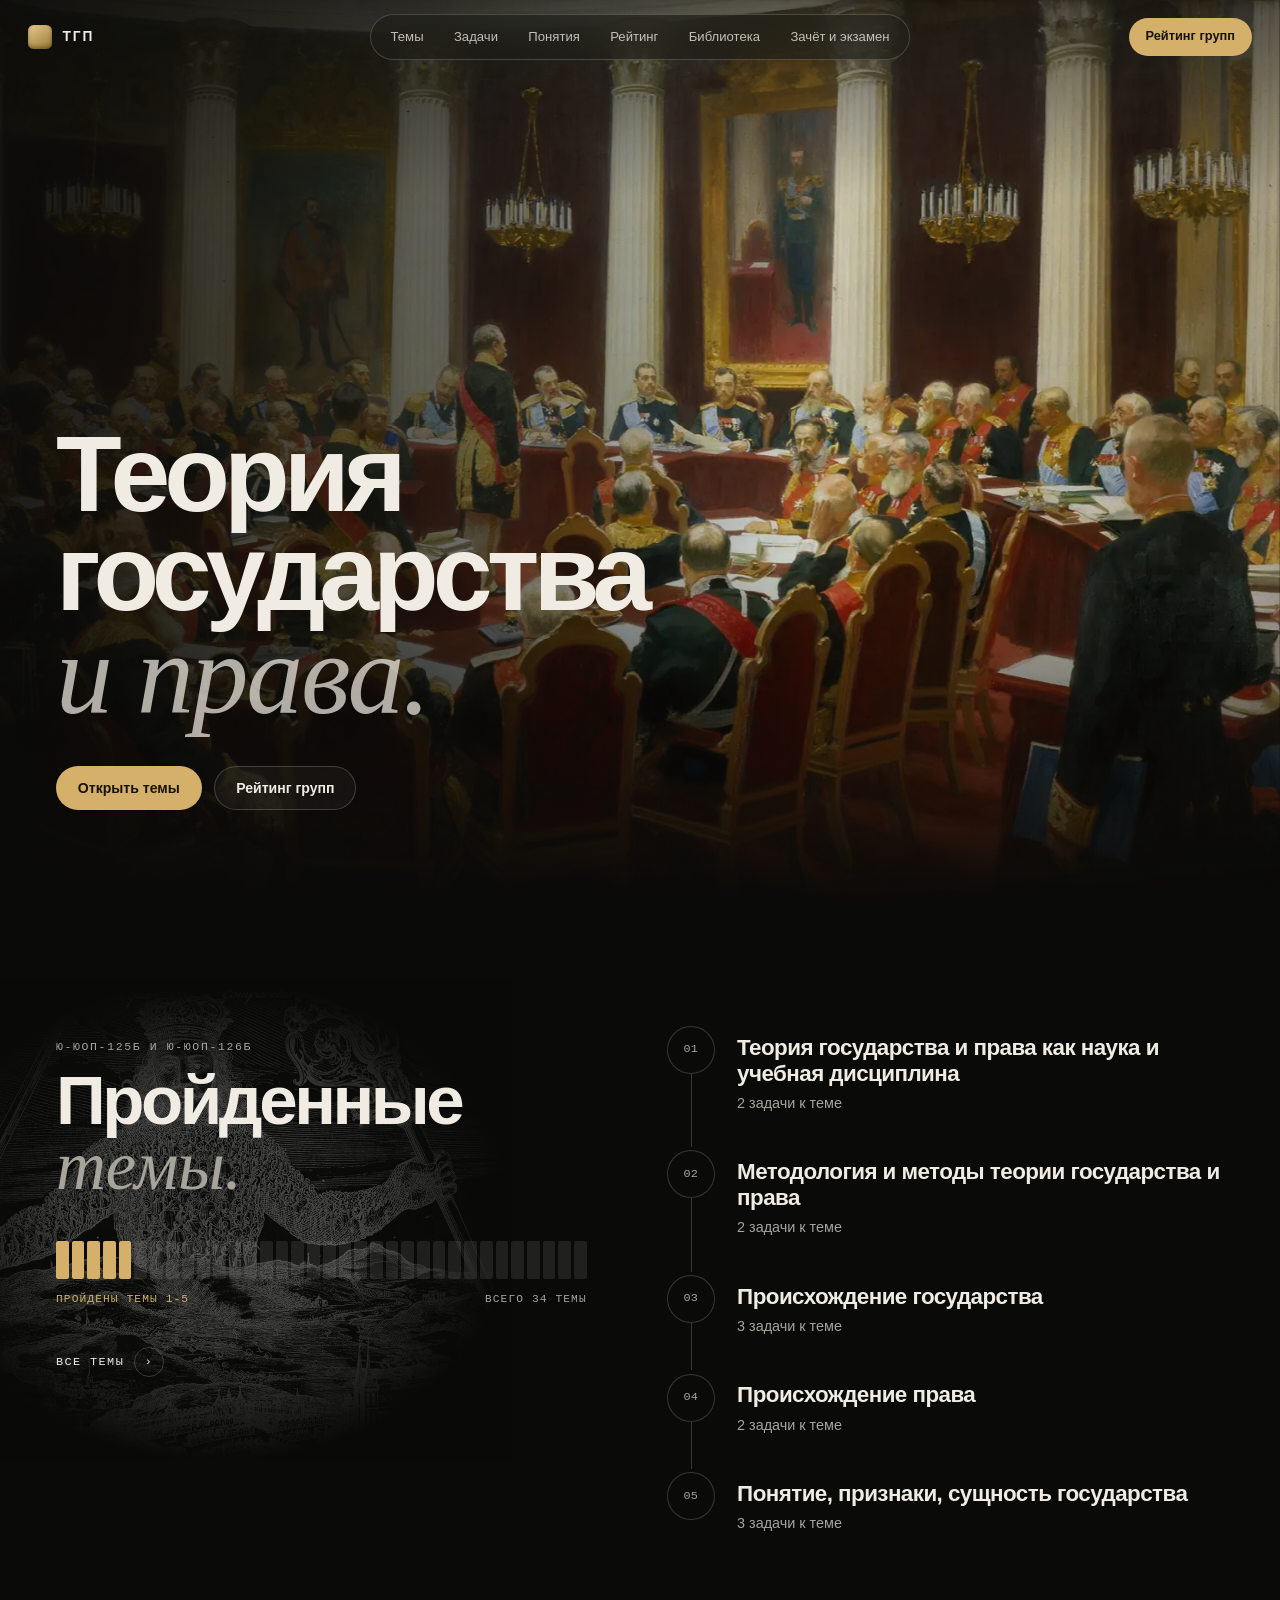
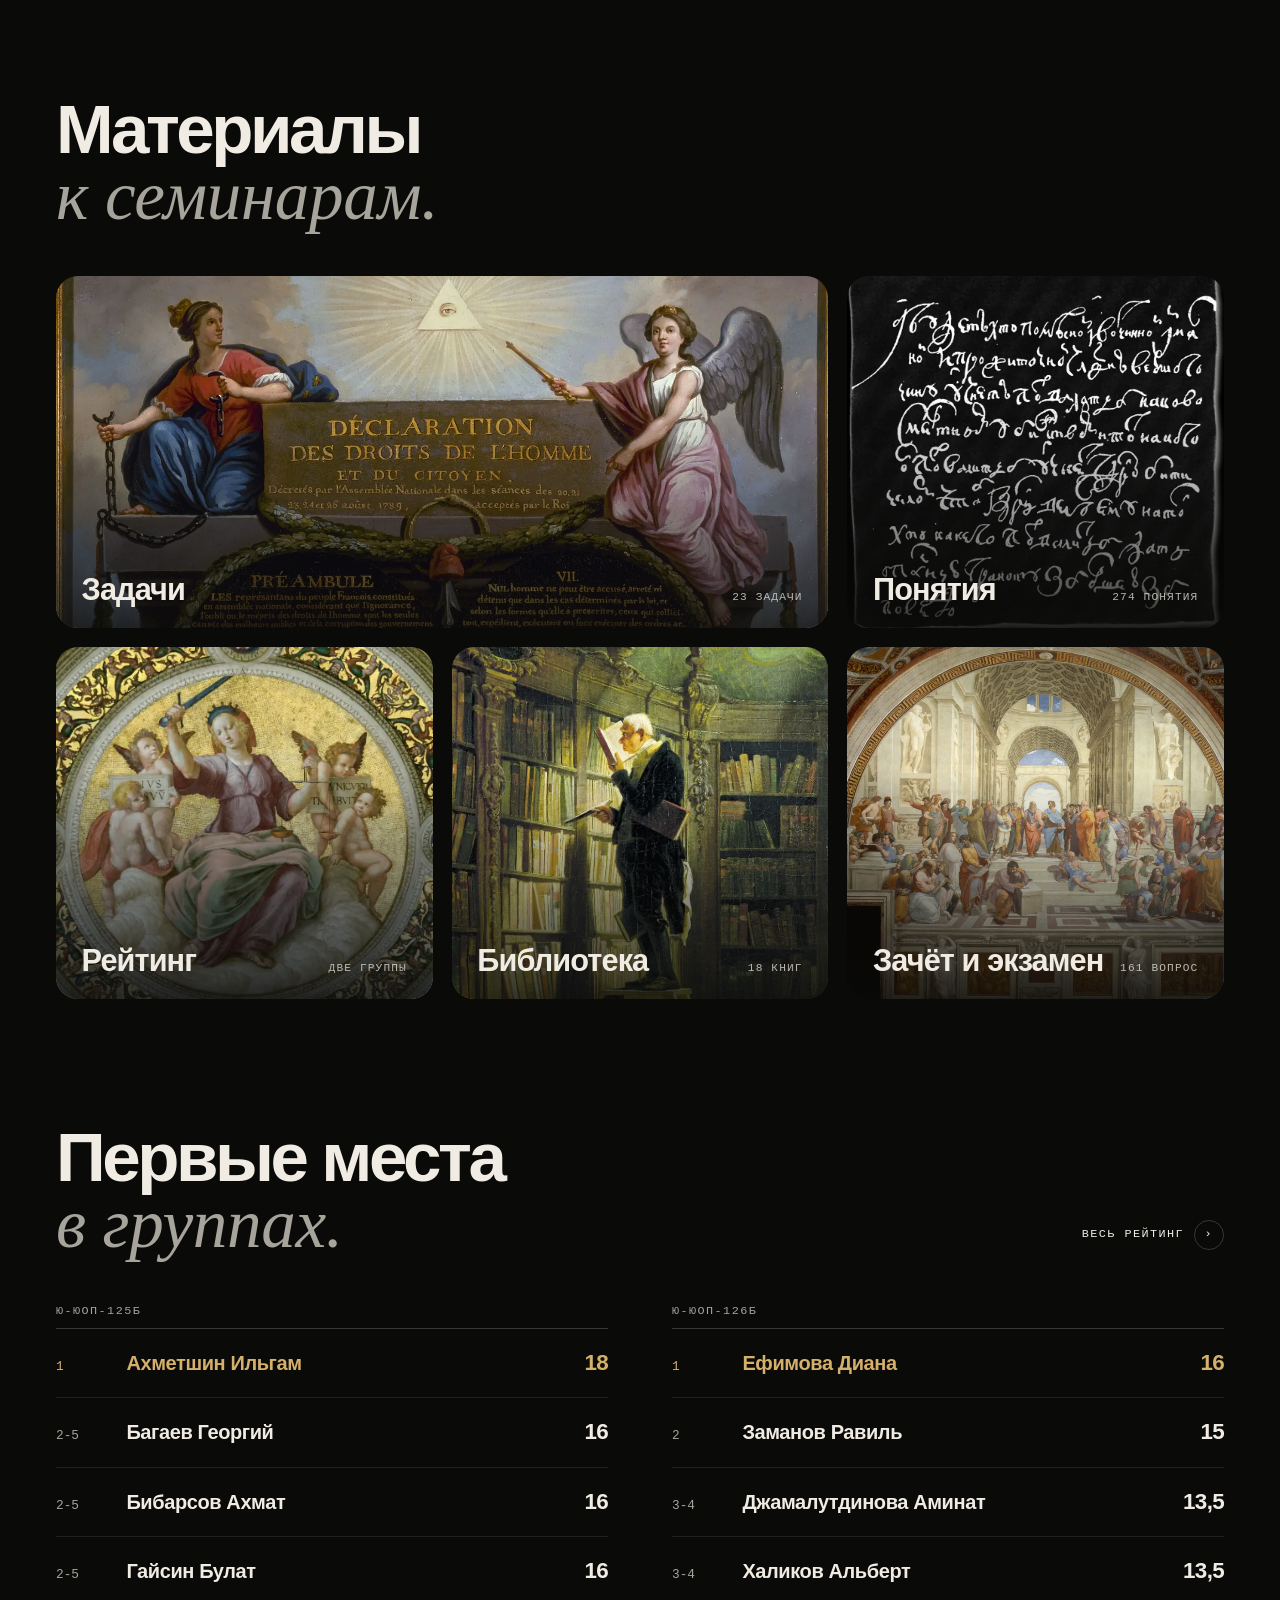
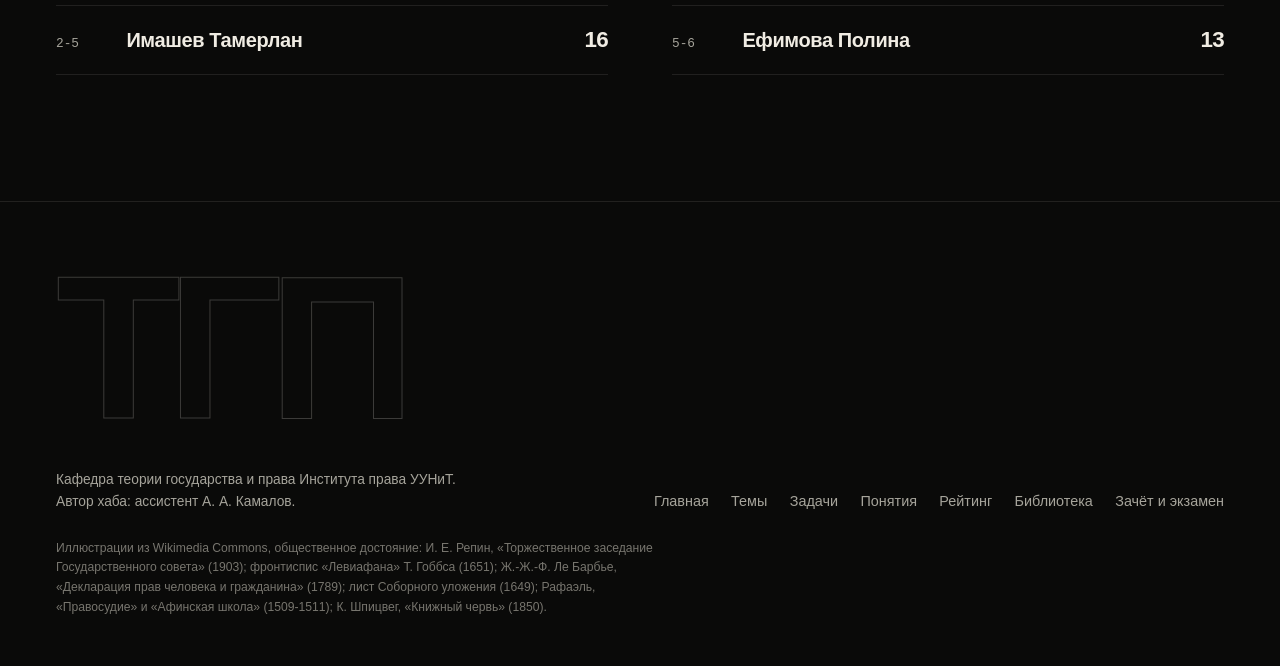
<file: index.html>
<!doctype html><html lang="ru"><head><meta charset="utf-8"><meta name="viewport" content="width=device-width,initial-scale=1,viewport-fit=cover"><meta http-equiv="Content-Security-Policy" content="default-src 'none'; script-src 'self'; style-src 'self' https://fonts.googleapis.com; font-src https://fonts.gstatic.com; img-src 'self'; connect-src https://docs.google.com; base-uri 'none'; form-action 'none'; object-src 'none'; frame-src 'none'; worker-src 'none'; manifest-src 'none'; media-src 'none'; upgrade-insecure-requests"><meta name="referrer" content="no-referrer"><meta name="robots" content="noindex, nofollow, noarchive"><title>ТГП: семинары</title><meta name="description" content="Семинары по теории государства и права для групп Ю-ЮОП-125Б и Ю-ЮОП-126Б Института права УУНиТ."><meta name="theme-color" content="#0a0a09"><link rel="preconnect" href="https://fonts.googleapis.com"><link rel="preconnect" href="https://fonts.gstatic.com" crossorigin><link rel="stylesheet" href="https://fonts.googleapis.com/css2?family=Inter+Tight:wght@600;700&family=Inter:wght@400;500;600&family=Cormorant+Garamond:ital,wght@1,500;1,600&family=JetBrains+Mono:wght@500&display=swap"><link rel="stylesheet" href="assets/site.css"></head><body><a class="skip" href="#main">К содержанию</a><header class="hdr" id="hdr"><div class="wrap"><a class="logo" href="index.html" aria-label="На главную"><i aria-hidden="true"></i><b>ТГП</b></a><nav class="pill" aria-label="Разделы"><a href="temy.html">Темы</a><a href="zadachi.html">Задачи</a><a href="ponyatiya.html">Понятия</a><a href="reyting.html">Рейтинг</a><a href="biblioteka.html">Библиотека</a><a href="ekzamen.html">Зачёт и экзамен</a></nav><div class="hcta"><a class="btn gold sm" href="reyting.html">Рейтинг групп</a><button class="btn ghost sm menu-btn" type="button" id="menuBtn" aria-expanded="false" aria-controls="menu">Меню</button></div></div></header><div class="menu" id="menu" role="dialog" aria-modal="true" aria-label="Разделы"><button class="btn ghost sm close" type="button" id="menuClose">Закрыть</button><a href="index.html" aria-current="page">Главная</a><a href="temy.html">Темы</a><a href="zadachi.html">Задачи</a><a href="ponyatiya.html">Понятия</a><a href="reyting.html">Рейтинг</a><a href="biblioteka.html">Библиотека</a><a href="ekzamen.html">Зачёт и экзамен</a></div><main id="main"><section class="hero"><img class="bg" src="img/repin.webp" alt="И. Е. Репин. Торжественное заседание Государственного совета"><div class="wrap"><h1><span>Теория государства</span> <span><em class="it">и права.</em></span></h1><div class="acts"><a class="btn gold" href="temy.html">Открыть темы</a><a class="btn ghost" href="reyting.html">Рейтинг групп</a></div></div></section><section class="blk has-ghost"><div class="ghost-art" aria-hidden="true"><img src="img/lev_dark.webp" alt="" loading="lazy"></div><div class="wrap course"><div class="left"><p class="kick">Ю-ЮОП-125Б и Ю-ЮОП-126Б</p><h2 class="mt12">Пройденные <em class="it">темы.</em></h2><div class="ruler" aria-label="Темы с вопросами: 10 из 34"><div class="ticks"><a class="tick on" href="temy.html#topic-1" title="Тема 1. Теория государства и права как наука и учебная дисциплина"><span class="sr">Тема 1</span></a><a class="tick on" href="temy.html#topic-2" title="Тема 2. Методология и методы теории государства и права"><span class="sr">Тема 2</span></a><a class="tick on" href="temy.html#topic-3" title="Тема 3. Происхождение государства"><span class="sr">Тема 3</span></a><a class="tick on" href="temy.html#topic-4" title="Тема 4. Происхождение права"><span class="sr">Тема 4</span></a><a class="tick on" href="temy.html#topic-5" title="Тема 5. Понятие, признаки, сущность государства"><span class="sr">Тема 5</span></a><a class="tick" href="temy.html#topic-6" title="Тема 6. Типология государства и сущность государства"><span class="sr">Тема 6</span></a><a class="tick" href="temy.html#topic-7" title="Тема 7. Форма государства. Форма правления"><span class="sr">Тема 7</span></a><a class="tick" href="temy.html#topic-8" title="Тема 8. Форма государственно-территориального устройства"><span class="sr">Тема 8</span></a><a class="tick" href="temy.html#topic-9" title="Тема 9. Форма государственно-правового (политического) режима"><span class="sr">Тема 9</span></a><a class="tick" href="temy.html#topic-10" title="Тема 10. Функции государства"><span class="sr">Тема 10</span></a><a class="tick" href="temy.html#topic-11" title="Тема 11. Механизм, аппарат, органы государства"><span class="sr">Тема 11</span></a><a class="tick" href="temy.html#topic-12" title="Тема 12. Государство и общество"><span class="sr">Тема 12</span></a><a class="tick" href="temy.html#topic-13" title="Тема 13. Государство, право и личность"><span class="sr">Тема 13</span></a><a class="tick" href="temy.html#topic-14" title="Тема 14. Правовое и социальное государство"><span class="sr">Тема 14</span></a><a class="tick" href="temy.html#topic-15" title="Тема 15. Право в системе нормативного регулирования"><span class="sr">Тема 15</span></a><a class="tick" href="temy.html#topic-16" title="Тема 16. Понятие, признаки, функции, принципы и сущность права"><span class="sr">Тема 16</span></a><a class="tick" href="temy.html#topic-17" title="Тема 17. Источники (формы) права"><span class="sr">Тема 17</span></a><a class="tick" href="temy.html#topic-18" title="Тема 18. Нормативные правовые акты как основной источник права"><span class="sr">Тема 18</span></a><a class="tick" href="temy.html#topic-19" title="Тема 19. Нормы права"><span class="sr">Тема 19</span></a><a class="tick" href="temy.html#topic-20" title="Тема 20. Типология права"><span class="sr">Тема 20</span></a><a class="tick" href="temy.html#topic-21" title="Тема 21. Правотворчество"><span class="sr">Тема 21</span></a><a class="tick" href="temy.html#topic-22" title="Тема 22. Юридическая техника"><span class="sr">Тема 22</span></a><a class="tick" href="temy.html#topic-23" title="Тема 23. Систематизация законодательства"><span class="sr">Тема 23</span></a><a class="tick" href="temy.html#topic-24" title="Тема 24. Система права"><span class="sr">Тема 24</span></a><a class="tick" href="temy.html#topic-25" title="Тема 25. Правовые отношения"><span class="sr">Тема 25</span></a><a class="tick" href="temy.html#topic-26" title="Тема 26. Реализация права"><span class="sr">Тема 26</span></a><a class="tick" href="temy.html#topic-27" title="Тема 27. Пробелы и коллизии в праве"><span class="sr">Тема 27</span></a><a class="tick" href="temy.html#topic-28" title="Тема 28. Толкование права"><span class="sr">Тема 28</span></a><a class="tick" href="temy.html#topic-29" title="Тема 29. Правосознание и правовая культура"><span class="sr">Тема 29</span></a><a class="tick" href="temy.html#topic-30" title="Тема 30. Законность и правопорядок"><span class="sr">Тема 30</span></a><a class="tick" href="temy.html#topic-31" title="Тема 31. Правомерное поведение"><span class="sr">Тема 31</span></a><a class="tick" href="temy.html#topic-32" title="Тема 32. Правонарушение. Юридическая ответственность"><span class="sr">Тема 32</span></a><a class="tick" href="temy.html#topic-33" title="Тема 33. Механизм правового регулирования"><span class="sr">Тема 33</span></a><a class="tick" href="temy.html#topic-34" title="Тема 34. Общая характеристика современных правовых доктрин"><span class="sr">Тема 34</span></a></div><div class="rlab"><span>Пройдены темы 1-5</span><span>Всего 34 темы</span></div></div><p class="mt20"><a class="arrow-link" href="temy.html">Все темы <span aria-hidden="true">&#8250;</span></a></p></div><ol class="steps"><li><span class="no2">01</span><a href="temy.html#topic-1"><h3>Теория государства и права как наука и учебная дисциплина</h3><p>2 задачи к теме</p></a></li><li><span class="no2">02</span><a href="temy.html#topic-2"><h3>Методология и методы теории государства и права</h3><p>2 задачи к теме</p></a></li><li><span class="no2">03</span><a href="temy.html#topic-3"><h3>Происхождение государства</h3><p>3 задачи к теме</p></a></li><li><span class="no2">04</span><a href="temy.html#topic-4"><h3>Происхождение права</h3><p>2 задачи к теме</p></a></li><li><span class="no2">05</span><a href="temy.html#topic-5"><h3>Понятие, признаки, сущность государства</h3><p>3 задачи к теме</p></a></li></ol></div></section><section class="blk pt0"><div class="wrap"><div class="blk-head"><h2>Материалы <em class="it">к семинарам.</em></h2></div><div class="tiles"><a class="tile" href="zadachi.html"><img src="img/decl.webp" alt="" loading="lazy" class="op-50-20"><span class="tx"><b>Задачи</b><small>23 задачи</small></span></a><a class="tile" href="ponyatiya.html"><img src="img/ulozh_dark.webp" alt="" loading="lazy"><span class="tx"><b>Понятия</b><small>274 понятия</small></span></a><a class="tile" href="reyting.html"><img src="img/iust.webp" alt="" loading="lazy" class="op-50-40"><span class="tx"><b>Рейтинг</b><small>Две группы</small></span></a><a class="tile" href="biblioteka.html"><img src="img/spitz.webp" alt="" loading="lazy" class="op-50-30"><span class="tx"><b>Библиотека</b><small>18 книг</small></span></a><a class="tile" href="ekzamen.html"><img src="img/athens.webp" alt="" loading="lazy" class="op-50-45"><span class="tx"><b>Зачёт и экзамен</b><small>161 вопрос</small></span></a></div></div></section><section class="blk pt0"><div class="wrap"><div class="blk-head"><h2>Первые места <em class="it">в группах.</em></h2><a class="arrow-link" href="reyting.html">Весь рейтинг <span aria-hidden="true">&#8250;</span></a></div><div class="top5" id="rating-top"></div></div></section></main><footer class="ftr"><div class="wrap"><p class="big" aria-hidden="true">ТГП</p><div class="cols"><div><p>Кафедра теории государства и права Института права УУНиТ.</p><p>Автор хаба: ассистент А. А. Камалов.</p></div><nav aria-label="Все разделы"><a href="index.html">Главная</a><a href="temy.html">Темы</a><a href="zadachi.html">Задачи</a><a href="ponyatiya.html">Понятия</a><a href="reyting.html">Рейтинг</a><a href="biblioteka.html">Библиотека</a><a href="ekzamen.html">Зачёт и экзамен</a></nav></div><p class="cred">Иллюстрации из Wikimedia Commons, общественное достояние: И. Е. Репин, «Торжественное заседание Государственного совета» (1903); фронтиспис «Левиафана» Т. Гоббса (1651); Ж.-Ж.-Ф. Ле Барбье, «Декларация прав человека и гражданина» (1789); лист Соборного уложения (1649); Рафаэль, «Правосудие» и «Афинская школа» (1509-1511); К. Шпицвег, «Книжный червь» (1850).</p></div></footer><script type="application/json" id="rating-data">{"sheet": "13JwUGCES-wl4gL-OFKrRcFvb6S3X6DMHfyFlnB_CjIU", "groups": [{"key": "125", "tab": "125Б", "title": "Ю-ЮОП-125Б", "rows": [["Алексина Зарина", 9.0], ["Асылбаева Раушания", 9.0], ["Ахметова Райса", 9.0], ["Ахметшин Ильгам", 18.0], ["Багаев Георгий", 16.0], ["Башлыкова Дана", 12.0], ["Бибарсов Ахмат", 16.0], ["Бикбулатов Искандер", 14.0], ["Брюханова Ульяна", 4.0], ["Буданова Варвара", 9.0], ["Валеева Сафина", 4.0], ["Валитова Элиза", 4.0], ["Васильев Максим", 9.0], ["Габдрахманова Диана", 4.0], ["Гаиткулова Аделина", 9.0], ["Гайсин Булат", 16.0], ["Гайфуллина Аделия", 4.0], ["Галеева Рита", 4.0], ["Гаязов Данияр", 4.0], ["Зулкарнеева Александра", 9.0], ["Иванова Дарья", 15.0], ["Имашев Тамерлан", 16.0], ["Минигулова Камилла", 9.0], ["Мухаматуллина Эльвина", 4.0], ["Рахматуллина Ариадна", 9.0], ["Раянова Диляра", 4.0], ["Трубачева Арина", 4.0], ["Хуснуллин Тимур", 11.0], ["Кильдияров Руслан", 11.0]]}, {"key": "126", "tab": "126Б", "title": "Ю-ЮОП-126Б", "rows": [["Алтыншина Айгузель", 8.0], ["Владимирова Мария", 10.0], ["Гилязова София", 9.0], ["Гималетдинова Азалия", 12.0], ["Гришина Элина", 9.0], ["Губайдуллин Михаил", 6.0], ["Джамалутдинова Аминат", 13.5], ["Диронов Александр", 6.0], ["Ефимова Диана", 16.0], ["Ефимова Полина", 13.0], ["Загидуллина Анастасия", 9.0], ["Зайнагабдинова Милана", 11.0], ["Зайцева Надежда", 13.0], ["Заманов Равиль", 15.0], ["Зарипова Айгуль", 10.0], ["Ибрагимова Злата", 5.0], ["Кудакаев Дамир", 9.0], ["Константинова Кира", 10.0], ["Маскайкина Анастасия", 9.0], ["Набиева Лия", 0.0], ["Нигаматова Дарина", 7.0], ["Суярембитова Алсу", 11.0], ["Файзуллина Дилара", 9.0], ["Халиков Альберт", 13.5], ["Хамидуллин Ильдар", 11.0], ["Хурматуллин Азамат", 5.0]]}]}</script><script src="assets/site.js"></script><script src="assets/rating.js"></script></body></html>
</file>
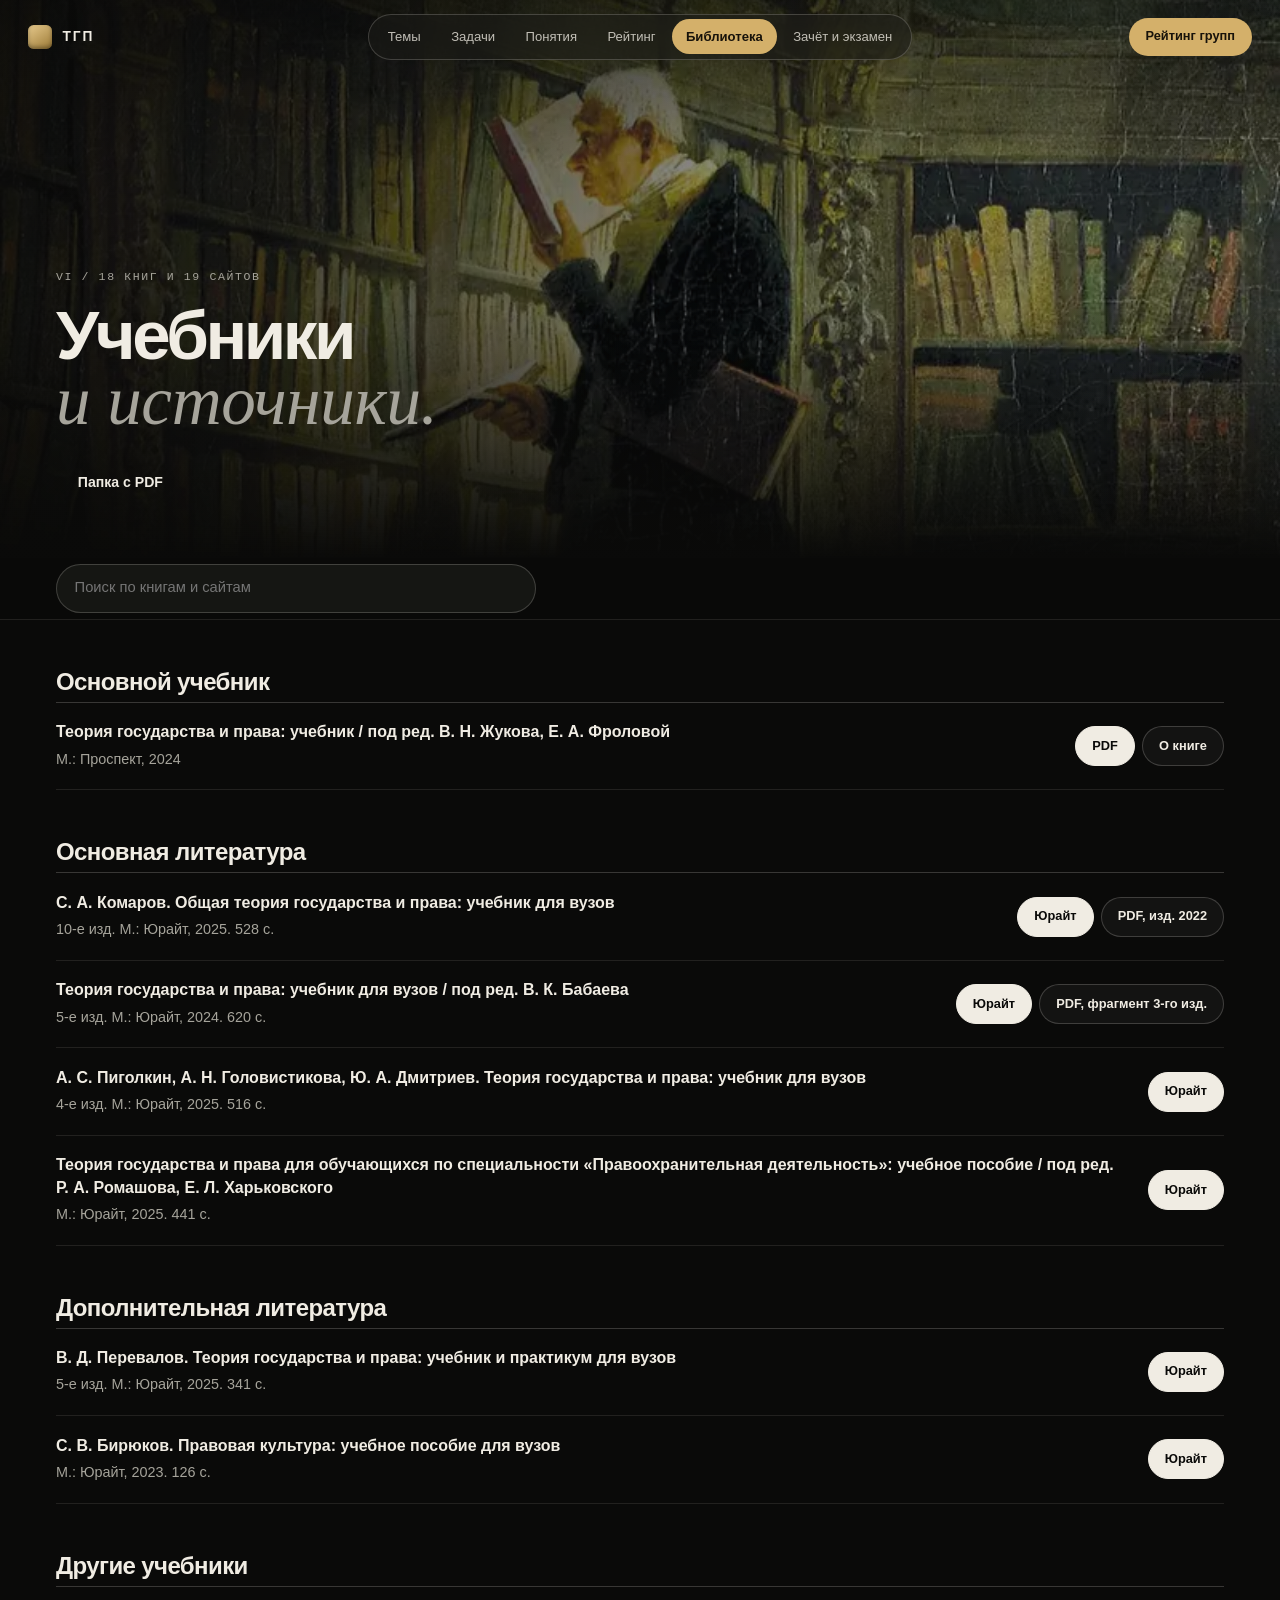
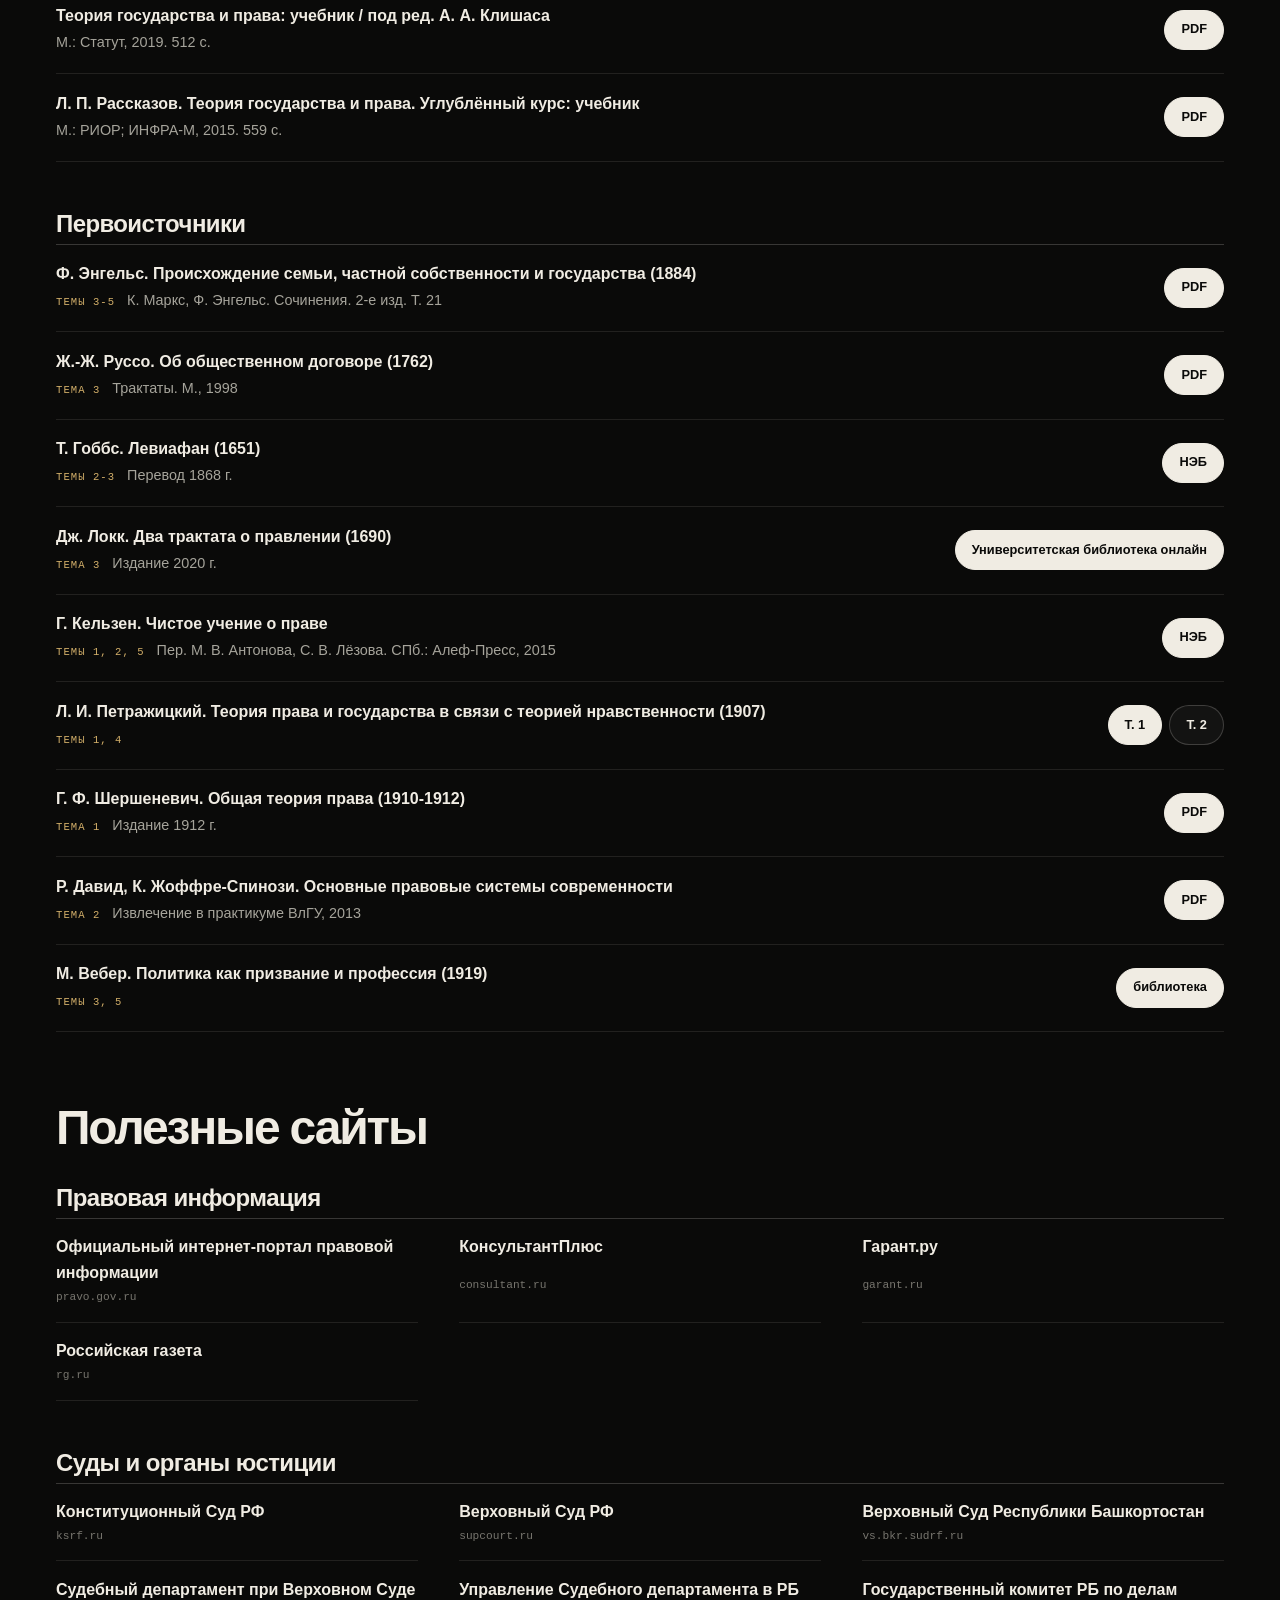
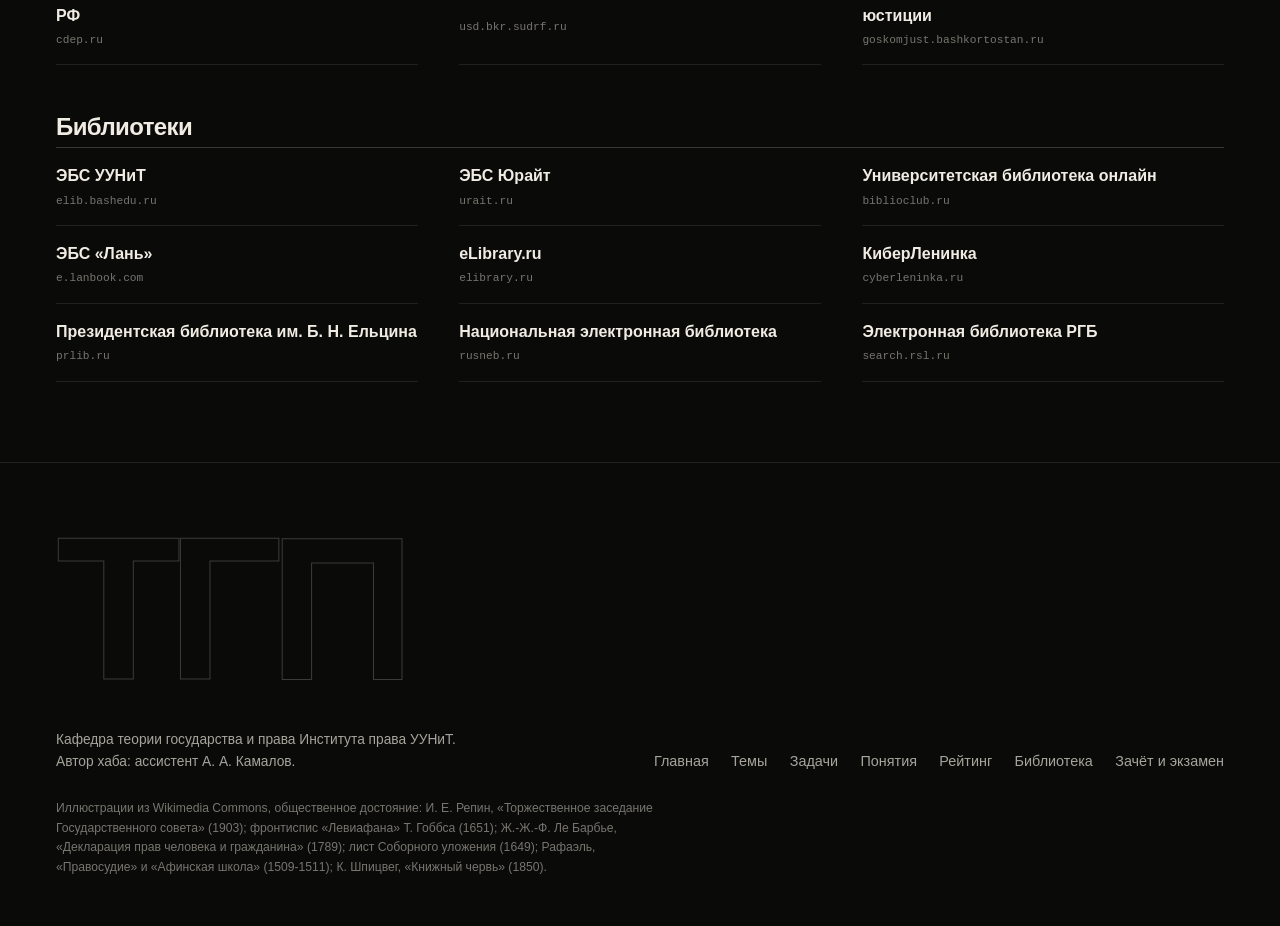
<file: biblioteka.html>
<!doctype html><html lang="ru"><head><meta charset="utf-8"><meta name="viewport" content="width=device-width,initial-scale=1,viewport-fit=cover"><meta http-equiv="Content-Security-Policy" content="default-src 'none'; script-src 'self'; style-src 'self' https://fonts.googleapis.com; font-src https://fonts.gstatic.com; img-src 'self'; connect-src https://docs.google.com; base-uri 'none'; form-action 'none'; object-src 'none'; frame-src 'none'; worker-src 'none'; manifest-src 'none'; media-src 'none'; upgrade-insecure-requests"><meta name="referrer" content="no-referrer"><meta name="robots" content="noindex, nofollow, noarchive"><title>Библиотека: ТГП: семинары</title><meta name="description" content="Семинары по теории государства и права для групп Ю-ЮОП-125Б и Ю-ЮОП-126Б Института права УУНиТ."><meta name="theme-color" content="#0a0a09"><link rel="preconnect" href="https://fonts.googleapis.com"><link rel="preconnect" href="https://fonts.gstatic.com" crossorigin><link rel="stylesheet" href="https://fonts.googleapis.com/css2?family=Inter+Tight:wght@600;700&family=Inter:wght@400;500;600&family=Cormorant+Garamond:ital,wght@1,500;1,600&family=JetBrains+Mono:wght@500&display=swap"><link rel="stylesheet" href="assets/site.css"></head><body><a class="skip" href="#main">К содержанию</a><header class="hdr" id="hdr"><div class="wrap"><a class="logo" href="index.html" aria-label="На главную"><i aria-hidden="true"></i><b>ТГП</b></a><nav class="pill" aria-label="Разделы"><a href="temy.html">Темы</a><a href="zadachi.html">Задачи</a><a href="ponyatiya.html">Понятия</a><a href="reyting.html">Рейтинг</a><a href="biblioteka.html" aria-current="page">Библиотека</a><a href="ekzamen.html">Зачёт и экзамен</a></nav><div class="hcta"><a class="btn gold sm" href="reyting.html">Рейтинг групп</a><button class="btn ghost sm menu-btn" type="button" id="menuBtn" aria-expanded="false" aria-controls="menu">Меню</button></div></div></header><div class="menu" id="menu" role="dialog" aria-modal="true" aria-label="Разделы"><button class="btn ghost sm close" type="button" id="menuClose">Закрыть</button><a href="index.html">Главная</a><a href="temy.html">Темы</a><a href="zadachi.html">Задачи</a><a href="ponyatiya.html">Понятия</a><a href="reyting.html">Рейтинг</a><a href="biblioteka.html" aria-current="page">Библиотека</a><a href="ekzamen.html">Зачёт и экзамен</a></div><section class="ph"><img class="bg op-50-28" src="img/spitz.webp" alt=""><div class="wrap"><p class="kick">VI / 18 книг и 19 сайтов</p><h1>Учебники <em class="it">и источники.</em></h1><div class="side"><div class="mlinks"><a class="btn" href="https://drive.google.com/drive/folders/1PgVOj4xMavffKy-UxX_vesxxeuP7fBYb" target="_blank" rel="noopener noreferrer">Папка с PDF</a></div></div></div></section><main id="main"><div class="tools"><div class="wrap"><input id="q" type="search" placeholder="Поиск по книгам и сайтам" autocomplete="off" aria-label="Поиск по книгам и сайтам"><span class="count" id="count" aria-live="polite"></span></div></div><div class="wrap content"><div class="group"><h3>Основной учебник</h3><ul class="list"><li class="row s"><div><div class="t">Теория государства и права: учебник / под ред. В. Н. Жукова, Е. А. Фроловой</div><div class="n">М.: Проспект, 2024</div></div><div class="a"><a class="btn" href="https://drive.google.com/file/d/1IGr12fmwRmNfIX4uouyW_aqOfJtt77ZL/view" target="_blank" rel="noopener noreferrer">PDF</a><a class="btn" href="https://journals.rcsi.science/1026-9452/article/view/273397" target="_blank" rel="noopener noreferrer">О книге</a></div></li></ul></div><div class="group"><h3>Основная литература</h3><ul class="list"><li class="row s"><div><div class="t">С. А. Комаров. Общая теория государства и права: учебник для вузов</div><div class="n">10-е изд. М.: Юрайт, 2025. 528 с.</div></div><div class="a"><a class="btn" href="https://urait.ru/bcode/562992" target="_blank" rel="noopener noreferrer">Юрайт</a><a class="btn" href="https://drive.google.com/file/d/1XbnodqOP-mwoN9kH_cXYWCH6h4NcjUjv/view" target="_blank" rel="noopener noreferrer">PDF, изд. 2022</a></div></li><li class="row s"><div><div class="t">Теория государства и права: учебник для вузов / под ред. В. К. Бабаева</div><div class="n">5-е изд. М.: Юрайт, 2024. 620 с.</div></div><div class="a"><a class="btn" href="https://urait.ru/bcode/535520" target="_blank" rel="noopener noreferrer">Юрайт</a><a class="btn" href="https://drive.google.com/file/d/13yDVQv-k9wbrv5dZ5CVcgjqFZIToiIwD/view" target="_blank" rel="noopener noreferrer">PDF, фрагмент 3-го изд.</a></div></li><li class="row s"><div><div class="t">А. С. Пиголкин, А. Н. Головистикова, Ю. А. Дмитриев. Теория государства и права: учебник для вузов</div><div class="n">4-е изд. М.: Юрайт, 2025. 516 с.</div></div><div class="a"><a class="btn" href="https://urait.ru/bcode/559574" target="_blank" rel="noopener noreferrer">Юрайт</a></div></li><li class="row s"><div><div class="t">Теория государства и права для обучающихся по специальности «Правоохранительная деятельность»: учебное пособие / под ред. Р. А. Ромашова, Е. Л. Харьковского</div><div class="n">М.: Юрайт, 2025. 441 с.</div></div><div class="a"><a class="btn" href="https://urait.ru/bcode/518431" target="_blank" rel="noopener noreferrer">Юрайт</a></div></li></ul></div><div class="group"><h3>Дополнительная литература</h3><ul class="list"><li class="row s"><div><div class="t">В. Д. Перевалов. Теория государства и права: учебник и практикум для вузов</div><div class="n">5-е изд. М.: Юрайт, 2025. 341 с.</div></div><div class="a"><a class="btn" href="https://urait.ru/bcode/510435" target="_blank" rel="noopener noreferrer">Юрайт</a></div></li><li class="row s"><div><div class="t">С. В. Бирюков. Правовая культура: учебное пособие для вузов</div><div class="n">М.: Юрайт, 2023. 126 с.</div></div><div class="a"><a class="btn" href="https://urait.ru/bcode/518767" target="_blank" rel="noopener noreferrer">Юрайт</a></div></li></ul></div><div class="group"><h3>Другие учебники</h3><ul class="list"><li class="row s"><div><div class="t">Теория государства и права: учебник / под ред. А. А. Клишаса</div><div class="n">М.: Статут, 2019. 512 с.</div></div><div class="a"><a class="btn" href="https://drive.google.com/file/d/1tkqFkph28-qoAfpXEzFTR7qGlgRNuPE4/view" target="_blank" rel="noopener noreferrer">PDF</a></div></li><li class="row s"><div><div class="t">Л. П. Рассказов. Теория государства и права. Углублённый курс: учебник</div><div class="n">М.: РИОР; ИНФРА-М, 2015. 559 с.</div></div><div class="a"><a class="btn" href="https://drive.google.com/file/d/1DDwAwyzhGWCHwHuds6MddQCrDxyPOHvS/view" target="_blank" rel="noopener noreferrer">PDF</a></div></li></ul></div><div class="group"><h3>Первоисточники</h3><ul class="list"><li class="row s"><div><div class="t">Ф. Энгельс. Происхождение семьи, частной собственности и государства (1884)</div><div class="n"><span class="tp">темы 3-5</span> К. Маркс, Ф. Энгельс. Сочинения. 2-е изд. Т. 21</div></div><div class="a"><a class="btn" href="https://www.marxists.org/russkij/marx/cw/t21.pdf" target="_blank" rel="noopener noreferrer">PDF</a></div></li><li class="row s"><div><div class="t">Ж.-Ж. Руссо. Об общественном договоре (1762)</div><div class="n"><span class="tp">тема 3</span> Трактаты. М., 1998</div></div><div class="a"><a class="btn" href="https://cfs.hse.ru/data/2016/05/28/1132279704/%D0%A0%D1%83%D1%81%D1%81%D0%BE%20-%20%D0%9E%D0%B1%20%D0%9E%D0%B1%D1%89%D0%B5%D1%81%D1%82%D0%B2%D0%B5%D0%BD%D0%BD%D0%BE%D0%BC%20%D0%B4%D0%BE%D0%B3%D0%BE%D0%B2%D0%BE%D1%80%D0%B5.%20%D0%A2%D1%80%D0%B0%D0%BA%D1%82%D0%B0%D1%82%D1%8B%20%281998%29.pdf" target="_blank" rel="noopener noreferrer">PDF</a></div></li><li class="row s"><div><div class="t">Т. Гоббс. Левиафан (1651)</div><div class="n"><span class="tp">темы 2-3</span> Перевод 1868 г.</div></div><div class="a"><a class="btn" href="https://rusneb.ru/catalog/000199_000009_003581463/" target="_blank" rel="noopener noreferrer">НЭБ</a></div></li><li class="row s"><div><div class="t">Дж. Локк. Два трактата о правлении (1690)</div><div class="n"><span class="tp">тема 3</span> Издание 2020 г.</div></div><div class="a"><a class="btn" href="https://biblioclub.ru/index.php?page=book_red&amp;id=600574" target="_blank" rel="noopener noreferrer">Университетская библиотека онлайн</a></div></li><li class="row s"><div><div class="t">Г. Кельзен. Чистое учение о праве</div><div class="n"><span class="tp">темы 1, 2, 5</span> Пер. М. В. Антонова, С. В. Лёзова. СПб.: Алеф-Пресс, 2015</div></div><div class="a"><a class="btn" href="https://rusneb.ru/catalog/000200_000018_RU_NLR_BIBL_A_011211195/" target="_blank" rel="noopener noreferrer">НЭБ</a></div></li><li class="row s"><div><div class="t">Л. И. Петражицкий. Теория права и государства в связи с теорией нравственности (1907)</div><div class="n"><span class="tp">темы 1, 4</span></div></div><div class="a"><a class="btn" href="https://www.prlib.ru/item/717504" target="_blank" rel="noopener noreferrer">Т. 1</a><a class="btn" href="https://dspace.spbu.ru/handle/11701/17888" target="_blank" rel="noopener noreferrer">Т. 2</a></div></li><li class="row s"><div><div class="t">Г. Ф. Шершеневич. Общая теория права (1910-1912)</div><div class="n"><span class="tp">тема 1</span> Издание 1912 г.</div></div><div class="a"><a class="btn" href="https://commons.wikimedia.org/wiki/File:%D0%A8%D0%B5%D1%80%D1%88%D0%B5%D0%BD%D0%B5%D0%B2%D0%B8%D1%87_%D0%93._%D0%A4._-_%D0%9E%D0%B1%D1%89%D0%B0%D1%8F_%D1%82%D0%B5%D0%BE%D1%80%D0%B8%D1%8F_%D0%BF%D1%80%D0%B0%D0%B2%D0%B0_%281912%29.pdf" target="_blank" rel="noopener noreferrer">PDF</a></div></li><li class="row s"><div><div class="t">Р. Давид, К. Жоффре-Спинози. Основные правовые системы современности</div><div class="n"><span class="tp">тема 2</span> Извлечение в практикуме ВлГУ, 2013</div></div><div class="a"><a class="btn" href="https://dspace.www1.vlsu.ru/bitstream/123456789/2446/1/00345.pdf" target="_blank" rel="noopener noreferrer">PDF</a></div></li><li class="row s"><div><div class="t">М. Вебер. Политика как призвание и профессия (1919)</div><div class="n"><span class="tp">темы 3, 5</span></div></div><div class="a"><span class="btn ghost">библиотека</span></div></li></ul></div><h2 class="subh">Полезные сайты</h2><div class="group"><h3>Правовая информация</h3><ul class="links"><li class="s"><a href="http://pravo.gov.ru" target="_blank" rel="noopener noreferrer">Официальный интернет-портал правовой информации</a><span class="url">pravo.gov.ru</span></li><li class="s"><a href="http://www.consultant.ru" target="_blank" rel="noopener noreferrer">КонсультантПлюс</a><span class="url">consultant.ru</span></li><li class="s"><a href="http://www.garant.ru" target="_blank" rel="noopener noreferrer">Гарант.ру</a><span class="url">garant.ru</span></li><li class="s"><a href="https://rg.ru" target="_blank" rel="noopener noreferrer">Российская газета</a><span class="url">rg.ru</span></li></ul></div><div class="group"><h3>Суды и органы юстиции</h3><ul class="links"><li class="s"><a href="http://www.ksrf.ru/ru/Pages/default.aspx" target="_blank" rel="noopener noreferrer">Конституционный Суд РФ</a><span class="url">ksrf.ru</span></li><li class="s"><a href="http://www.supcourt.ru" target="_blank" rel="noopener noreferrer">Верховный Суд РФ</a><span class="url">supcourt.ru</span></li><li class="s"><a href="http://vs.bkr.sudrf.ru" target="_blank" rel="noopener noreferrer">Верховный Суд Республики Башкортостан</a><span class="url">vs.bkr.sudrf.ru</span></li><li class="s"><a href="http://www.cdep.ru" target="_blank" rel="noopener noreferrer">Судебный департамент при Верховном Суде РФ</a><span class="url">cdep.ru</span></li><li class="s"><a href="http://usd.bkr.sudrf.ru" target="_blank" rel="noopener noreferrer">Управление Судебного департамента в РБ</a><span class="url">usd.bkr.sudrf.ru</span></li><li class="s"><a href="https://goskomjust.bashkortostan.ru" target="_blank" rel="noopener noreferrer">Государственный комитет РБ по делам юстиции</a><span class="url">goskomjust.bashkortostan.ru</span></li></ul></div><div class="group"><h3>Библиотеки</h3><ul class="links"><li class="s"><a href="https://elib.bashedu.ru" target="_blank" rel="noopener noreferrer">ЭБС УУНиТ</a><span class="url">elib.bashedu.ru</span></li><li class="s"><a href="https://urait.ru" target="_blank" rel="noopener noreferrer">ЭБС Юрайт</a><span class="url">urait.ru</span></li><li class="s"><a href="https://biblioclub.ru" target="_blank" rel="noopener noreferrer">Университетская библиотека онлайн</a><span class="url">biblioclub.ru</span></li><li class="s"><a href="https://e.lanbook.com" target="_blank" rel="noopener noreferrer">ЭБС «Лань»</a><span class="url">e.lanbook.com</span></li><li class="s"><a href="https://elibrary.ru" target="_blank" rel="noopener noreferrer">eLibrary.ru</a><span class="url">elibrary.ru</span></li><li class="s"><a href="https://cyberleninka.ru" target="_blank" rel="noopener noreferrer">КиберЛенинка</a><span class="url">cyberleninka.ru</span></li><li class="s"><a href="https://www.prlib.ru" target="_blank" rel="noopener noreferrer">Президентская библиотека им. Б. Н. Ельцина</a><span class="url">prlib.ru</span></li><li class="s"><a href="https://rusneb.ru" target="_blank" rel="noopener noreferrer">Национальная электронная библиотека</a><span class="url">rusneb.ru</span></li><li class="s"><a href="https://search.rsl.ru" target="_blank" rel="noopener noreferrer">Электронная библиотека РГБ</a><span class="url">search.rsl.ru</span></li></ul></div></div></main><footer class="ftr"><div class="wrap"><p class="big" aria-hidden="true">ТГП</p><div class="cols"><div><p>Кафедра теории государства и права Института права УУНиТ.</p><p>Автор хаба: ассистент А. А. Камалов.</p></div><nav aria-label="Все разделы"><a href="index.html">Главная</a><a href="temy.html">Темы</a><a href="zadachi.html">Задачи</a><a href="ponyatiya.html">Понятия</a><a href="reyting.html">Рейтинг</a><a href="biblioteka.html">Библиотека</a><a href="ekzamen.html">Зачёт и экзамен</a></nav></div><p class="cred">Иллюстрации из Wikimedia Commons, общественное достояние: И. Е. Репин, «Торжественное заседание Государственного совета» (1903); фронтиспис «Левиафана» Т. Гоббса (1651); Ж.-Ж.-Ф. Ле Барбье, «Декларация прав человека и гражданина» (1789); лист Соборного уложения (1649); Рафаэль, «Правосудие» и «Афинская школа» (1509-1511); К. Шпицвег, «Книжный червь» (1850).</p></div></footer><script src="assets/site.js"></script></body></html>
</file>
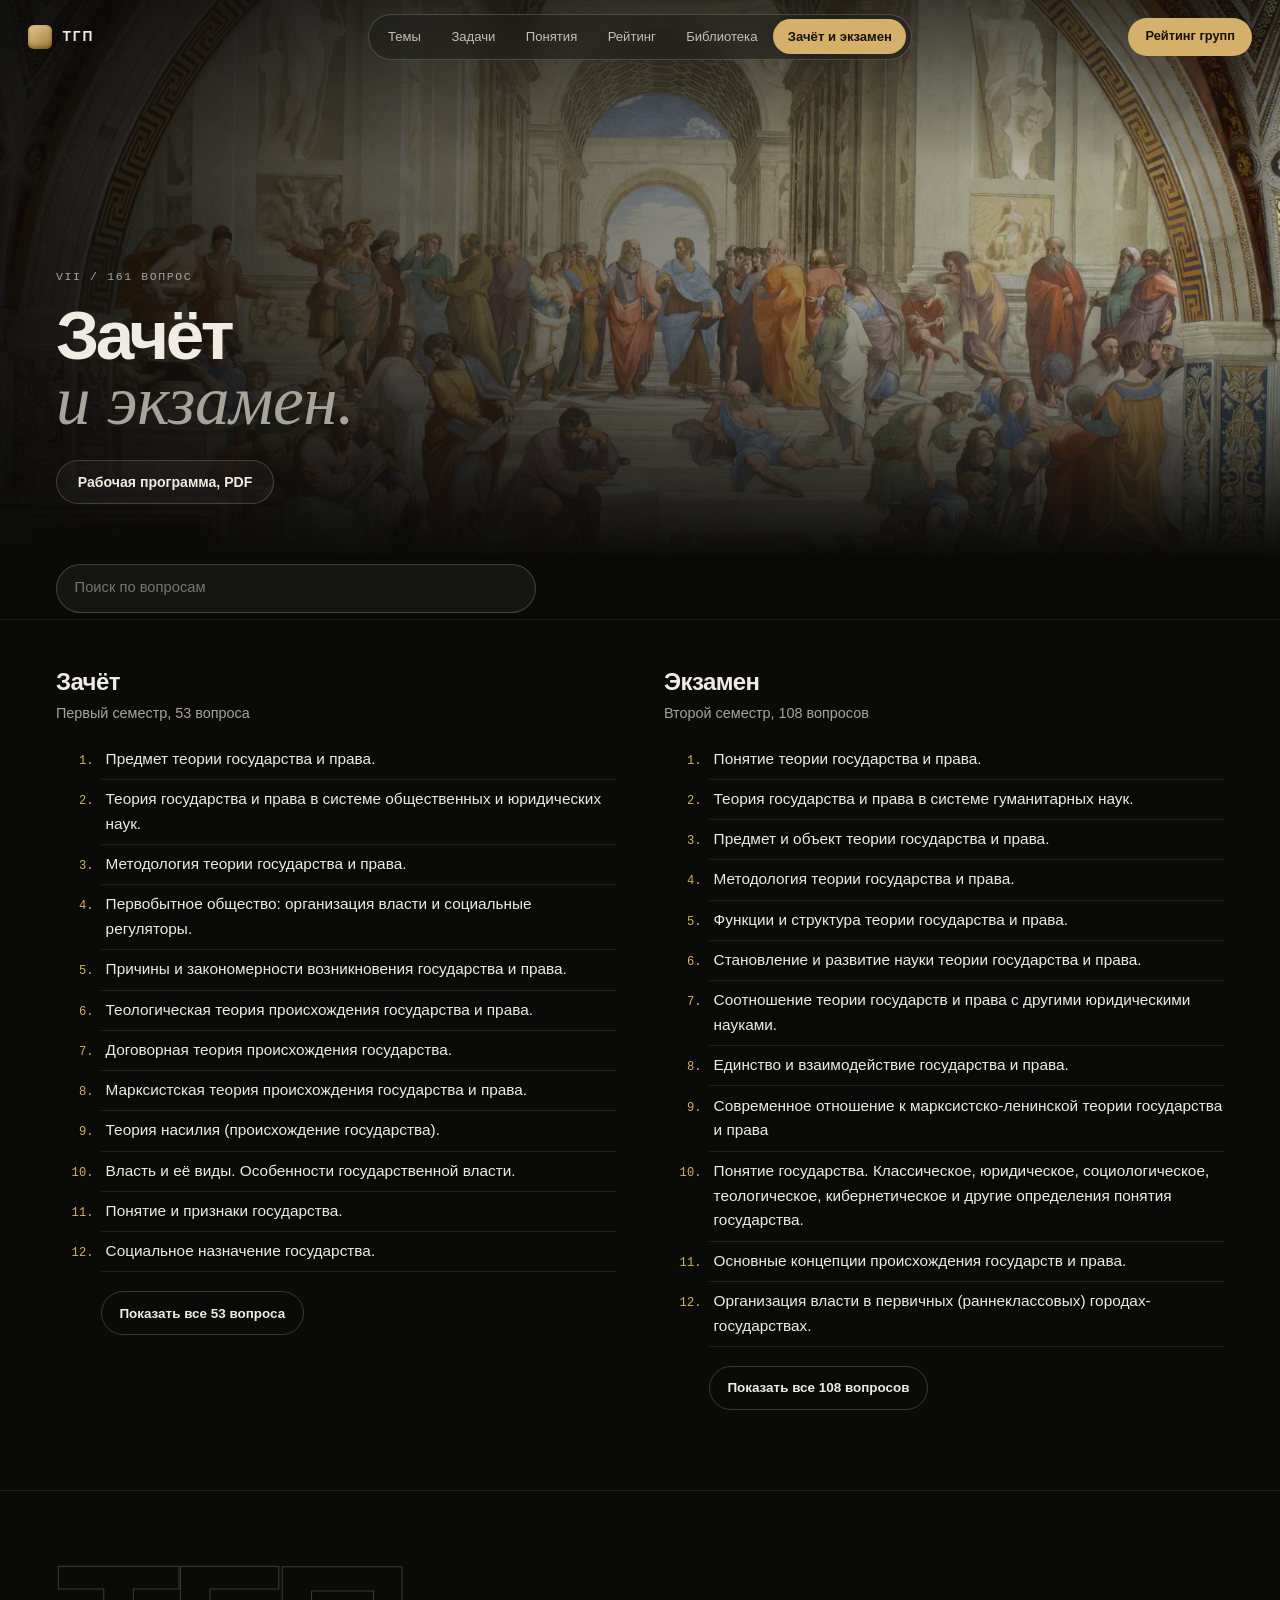
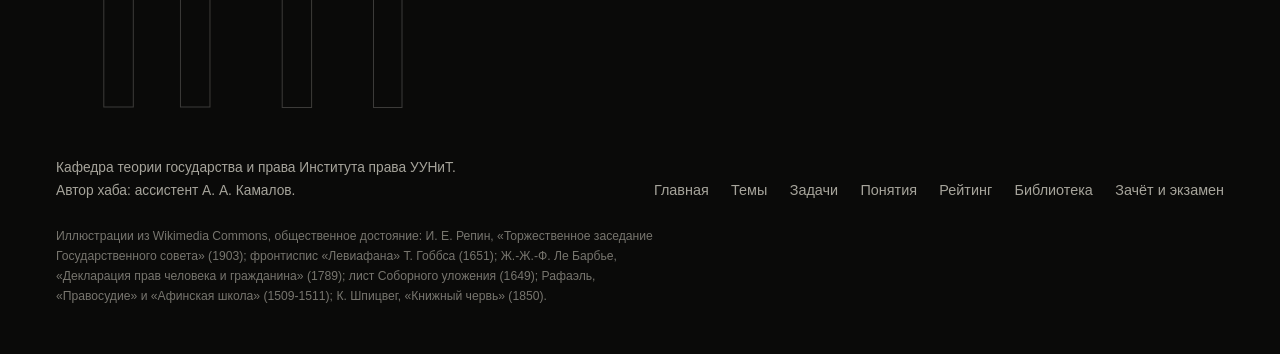
<file: ekzamen.html>
<!doctype html><html lang="ru"><head><meta charset="utf-8"><meta name="viewport" content="width=device-width,initial-scale=1,viewport-fit=cover"><meta http-equiv="Content-Security-Policy" content="default-src 'none'; script-src 'self'; style-src 'self' https://fonts.googleapis.com; font-src https://fonts.gstatic.com; img-src 'self'; connect-src https://docs.google.com; base-uri 'none'; form-action 'none'; object-src 'none'; frame-src 'none'; worker-src 'none'; manifest-src 'none'; media-src 'none'; upgrade-insecure-requests"><meta name="referrer" content="no-referrer"><meta name="robots" content="noindex, nofollow, noarchive"><title>Зачёт и экзамен: ТГП: семинары</title><meta name="description" content="Семинары по теории государства и права для групп Ю-ЮОП-125Б и Ю-ЮОП-126Б Института права УУНиТ."><meta name="theme-color" content="#0a0a09"><link rel="preconnect" href="https://fonts.googleapis.com"><link rel="preconnect" href="https://fonts.gstatic.com" crossorigin><link rel="stylesheet" href="https://fonts.googleapis.com/css2?family=Inter+Tight:wght@600;700&family=Inter:wght@400;500;600&family=Cormorant+Garamond:ital,wght@1,500;1,600&family=JetBrains+Mono:wght@500&display=swap"><link rel="stylesheet" href="assets/site.css"></head><body><a class="skip" href="#main">К содержанию</a><header class="hdr" id="hdr"><div class="wrap"><a class="logo" href="index.html" aria-label="На главную"><i aria-hidden="true"></i><b>ТГП</b></a><nav class="pill" aria-label="Разделы"><a href="temy.html">Темы</a><a href="zadachi.html">Задачи</a><a href="ponyatiya.html">Понятия</a><a href="reyting.html">Рейтинг</a><a href="biblioteka.html">Библиотека</a><a href="ekzamen.html" aria-current="page">Зачёт и экзамен</a></nav><div class="hcta"><a class="btn gold sm" href="reyting.html">Рейтинг групп</a><button class="btn ghost sm menu-btn" type="button" id="menuBtn" aria-expanded="false" aria-controls="menu">Меню</button></div></div></header><div class="menu" id="menu" role="dialog" aria-modal="true" aria-label="Разделы"><button class="btn ghost sm close" type="button" id="menuClose">Закрыть</button><a href="index.html">Главная</a><a href="temy.html">Темы</a><a href="zadachi.html">Задачи</a><a href="ponyatiya.html">Понятия</a><a href="reyting.html">Рейтинг</a><a href="biblioteka.html">Библиотека</a><a href="ekzamen.html" aria-current="page">Зачёт и экзамен</a></div><section class="ph"><img class="bg op-50-45" src="img/athens.webp" alt=""><div class="wrap"><p class="kick">VII / 161 вопрос</p><h1>Зачёт <em class="it">и экзамен.</em></h1><div class="side"><div class="mlinks"><a class="btn ghost" href="https://drive.google.com/file/d/1rmd0ofEcs1HP_LuEbsrTs9XrbCygznwR/view" target="_blank" rel="noopener noreferrer">Рабочая программа, PDF</a></div></div></div></section><main id="main"><div class="tools"><div class="wrap"><input id="q" type="search" placeholder="Поиск по вопросам" autocomplete="off" aria-label="Поиск по вопросам"><span class="count" id="count" aria-live="polite"></span></div></div><div class="wrap content"><div class="ex-grid"><div><h3>Зачёт</h3><p class="gnote">Первый семестр, 53 вопроса</p><ol class="exam"><li class="s">Предмет теории государства и права.</li><li class="s">Теория государства и права в системе общественных и юридических наук.</li><li class="s">Методология теории государства и права.</li><li class="s">Первобытное общество: организация власти и социальные регуляторы.</li><li class="s">Причины и закономерности возникновения государства и права.</li><li class="s">Теологическая теория происхождения государства и права.</li><li class="s">Договорная теория происхождения государства.</li><li class="s">Марксистская теория происхождения государства и права.</li><li class="s">Теория насилия (происхождение государства).</li><li class="s">Власть и её виды. Особенности государственной власти.</li><li class="s">Понятие и признаки государства.</li><li class="s">Социальное назначение государства.</li></ol><details class="more"><summary>Показать все 53 вопроса</summary><ol class="exam" start="13"><li class="s">Соотношение государства и общества.</li><li class="s">Государство и экономика.</li><li class="s">Государственный аппарат и механизм государства.</li><li class="s">Понятие и признаки государственных органов.</li><li class="s">Классификация государственных органов.</li><li class="s">Принципы организации и деятельности государственного аппарата.</li><li class="s">Государственные служащие. Этика государственной службы.</li><li class="s">Принцип разделения властей и единство государственной власти.</li><li class="s">Законодательные органы государства: порядок образования, структура, компетенция.</li><li class="s">Исполнительные органы государства: порядок образования, структура, компетенция.</li><li class="s">Судебные органы государства: порядок образования, структура, компетенция.</li><li class="s">Понятие функций государства. Взаимосвязь задач и функций государства.</li><li class="s">Классификация функций государства.</li><li class="s">Классовое и общесоциальное в функциях государства.</li><li class="s">Соотношение типа и функций государства.</li><li class="s">Внешние функции государства.</li><li class="s">Внутренние функции государства.</li><li class="s">Формы и методы осуществления функций государства.</li><li class="s">Понятие типа государства. Типология государств как разновидность научной классификации.</li><li class="s">Формационная типология государств.</li><li class="s">Цивилизационная типология государства.</li><li class="s">Понятие и элементы формы государства.</li><li class="s">Республика как форма правления.</li><li class="s">Монархия как форма правления.</li><li class="s">Унитарное государство.</li><li class="s">Федеративное государство.</li><li class="s">Виды объединений государств.</li><li class="s">Демократический политический режим.</li><li class="s">Недемократический политический режим (тоталитаризм, авторитаризм).</li><li class="s">Понятие и основные элементы политической системы общества. Виды политических систем.</li><li class="s">Место государства в политической системе общества.</li><li class="s">Государство и политические партии</li><li class="s">Государство и профсоюзы.</li><li class="s">Государство и религиозные объединения.</li><li class="s">Государство и средства массовой информации.</li><li class="s">Государство и общественные самодеятельные организации (молодежные, ветеранские, спортивные и т.д.).</li><li class="s">Государство и личность.</li><li class="s">Права человека: понятие и классификация.</li><li class="s">Юридический статус личности. Социальный статус личности.</li><li class="s">Правовое государство: понятие и принципы.</li><li class="s">Правовое государство и гражданское общество.</li></ol></details></div><div><h3>Экзамен</h3><p class="gnote">Второй семестр, 108 вопросов</p><ol class="exam"><li class="s">Понятие теории государства и права.</li><li class="s">Теория государства и права в системе гуманитарных наук.</li><li class="s">Предмет и объект теории государства и права.</li><li class="s">Методология теории государства и права.</li><li class="s">Функции и структура теории государства и права.</li><li class="s">Становление и развитие науки теории государства и права.</li><li class="s">Соотношение теории государств и права с другими юридическими науками.</li><li class="s">Единство и взаимодействие государства и права.</li><li class="s">Современное отношение к марксистско-ленинской теории государства и права</li><li class="s">Понятие государства. Классическое, юридическое, социологическое, теологическое, кибернетическое и другие определения понятия государства.</li><li class="s">Основные концепции происхождения государств и права.</li><li class="s">Организация власти в первичных (раннеклассовых) городах- государствах.</li></ol><details class="more"><summary>Показать все 108 вопросов</summary><ol class="exam" start="13"><li class="s">Причины и условия, типичные и уникальные формы происхождения государства.</li><li class="s">Власть в условиях родоплеменной организации общества.</li><li class="s">Основные закономерности возникновения государства. Неолитическая революция.</li><li class="s">Основные признаки государства, отличающие его от организации общественной власти родового строя.</li><li class="s">Признаки государства, отличающие его от других организаций общества.</li><li class="s">Государственная власть: понятие и структура. Властеотношения.</li><li class="s">Сущность государства.</li><li class="s">Понятие типа и типологии государств. Различные подходы к типологии государств.</li><li class="s">Форма государства. Краткая характеристика элементов формы государства. Понятие формы правления. Понятие, признаки и виды монархии.</li><li class="s">Понятие, признаки и виды республики.</li><li class="s">Форма государственного устройства.</li><li class="s">Форма политического режима</li><li class="s">Формы демократии.</li><li class="s">Институты демократии.</li><li class="s">Демократия: понятие, признаки и эволюция представлений о демократии.</li><li class="s">Функции государства: понятие, признаки и классификация.</li><li class="s">Внутренние функции государства. Внешние функции государства</li><li class="s">Методы и формы осуществления функций государства. Государство и экономика.</li><li class="s">Механизм и аппарат государства, их соотношение. Понятие, признаки и классификация органов государства.</li><li class="s">Понятие, признаки и классификация государственных учреждений и предприятий.</li><li class="s">Понятие, признаки и элементы гражданского общества.</li><li class="s">Политическая система общества (общая характеристика). Виды политических системы.</li><li class="s">Государство в политической системе общества.</li><li class="s">Партии в политической системе общества. Виды партий.</li><li class="s">Принцип разделения властей: исторические и теоретические аспекты.</li><li class="s">Принципы (признаки) правового государства.</li><li class="s">Верховенство права в правовом государстве.</li><li class="s">Концепция правового государства: история и современность</li><li class="s">Формирование правового государства в современном мире.</li><li class="s">Формирование правового государства в современной России.</li><li class="s">Социальное государство: понятие, признаки. Историческая судьба государства и права.</li><li class="s">Современные проблемы теории государства и права</li><li class="s">Социальные нормы в первобытных обществах и их отличия от норм права. Мононормы.</li><li class="s">Современные социальные нормы: общее и особенное.</li><li class="s">Соотношение права с другими социальными нормами.</li><li class="s">Понятие права.</li><li class="s">Признаки права.</li><li class="s">Сущность права.</li><li class="s">Основные концепции сущности права.</li><li class="s">Функции права.</li><li class="s">Принципы права.</li><li class="s">Понятие и признаки нормы права.</li><li class="s">Структура нормы права.</li><li class="s">Классификация норм права.</li><li class="s">Способы изложения норм права в нормативных правовых актах.</li><li class="s">Понятие и элементы механизма правового регулирования.</li><li class="s">Предмет, типы и способы правового регулирования.</li><li class="s">Методы правового регулирования.</li><li class="s">Нормативное и индивидуальное правовое регулирование.</li><li class="s">Тип права при формационном и цивилизационном подходах.</li><li class="s">Правовые системы в современном мире. Типология правовых систем Р. Давида</li><li class="s">Права личности и права гражданина: соотношение и правовое закрепление</li><li class="s">Классификация прав гражданина.</li><li class="s">Источники (формы права).</li><li class="s">Понятие, признаки и виды законов.</li><li class="s">Действие нормативных правовых актов во времени.</li><li class="s">Порядок принятия, опубликования и вступления в силу нормативных правовых актов современной России.</li><li class="s">Классификация нормативных правовых актов современной России</li><li class="s">Действие нормативных правовых актов в пространстве.</li><li class="s">Действие нормативных правовых актов по кругу лиц.</li><li class="s">Понятие, виды и субъекты правотворчества Понятие и признаки нормативных актов.</li><li class="s">Субъекты, принципы и стадии правотворчества.</li><li class="s">Юридическая техника.</li><li class="s">Учет законодательства. Инкорпорация.</li><li class="s">Преемственность, рецепция и обновление права.</li><li class="s">Консолидация и кодификация законодательства.</li><li class="s">Юридический язык.</li><li class="s">Система права и система законодательства, их соотношение.</li><li class="s">Материальное и процессуальное, публичное и частное право.</li><li class="s">Отрасли, подотрасли, институты и субинституты права.</li><li class="s">Понятие и признаки правоотношений.</li><li class="s">Субъекты правоотношений</li><li class="s">Состав и виды правоотношения.</li><li class="s">Объекты правоотношений</li><li class="s">Содержание правоотношений.</li><li class="s">Юридические факты. Фактический состав.</li><li class="s">Понятие и формы реализации права.</li><li class="s">Применение права: понятие, признаки, отличия от других форм реализации права.</li><li class="s">Принципы и стадии применения права.</li><li class="s">Понятие, признаки, структура и виды актов применения права. Отличия актов применения права и нормативных правовых актов.</li><li class="s">Пробелы в праве.</li><li class="s">Юридические коллизии.</li><li class="s">Понятие, субъекты и виды толкования правовых норм.</li><li class="s">Способы толкования правовых норм.</li><li class="s">Правомерное поведение.</li><li class="s">Понятие, признаки и виды правонарушения.</li><li class="s">Состав правонарушения</li><li class="s">Понятие и признаки юридической ответственности.</li><li class="s">Виды юридической ответственности</li><li class="s">Понятие, структура и виды правосознания.</li><li class="s">Правовая культура.</li><li class="s">Правопорядок.</li><li class="s">Принципы и гарантии законности.</li><li class="s">Понятие и требования законности.</li><li class="s">Правовой нигилизм.</li><li class="s">Правовая реформа в России на современном этапе.</li></ol></details></div></div></div></main><footer class="ftr"><div class="wrap"><p class="big" aria-hidden="true">ТГП</p><div class="cols"><div><p>Кафедра теории государства и права Института права УУНиТ.</p><p>Автор хаба: ассистент А. А. Камалов.</p></div><nav aria-label="Все разделы"><a href="index.html">Главная</a><a href="temy.html">Темы</a><a href="zadachi.html">Задачи</a><a href="ponyatiya.html">Понятия</a><a href="reyting.html">Рейтинг</a><a href="biblioteka.html">Библиотека</a><a href="ekzamen.html">Зачёт и экзамен</a></nav></div><p class="cred">Иллюстрации из Wikimedia Commons, общественное достояние: И. Е. Репин, «Торжественное заседание Государственного совета» (1903); фронтиспис «Левиафана» Т. Гоббса (1651); Ж.-Ж.-Ф. Ле Барбье, «Декларация прав человека и гражданина» (1789); лист Соборного уложения (1649); Рафаэль, «Правосудие» и «Афинская школа» (1509-1511); К. Шпицвег, «Книжный червь» (1850).</p></div></footer><script src="assets/site.js"></script></body></html>
</file>
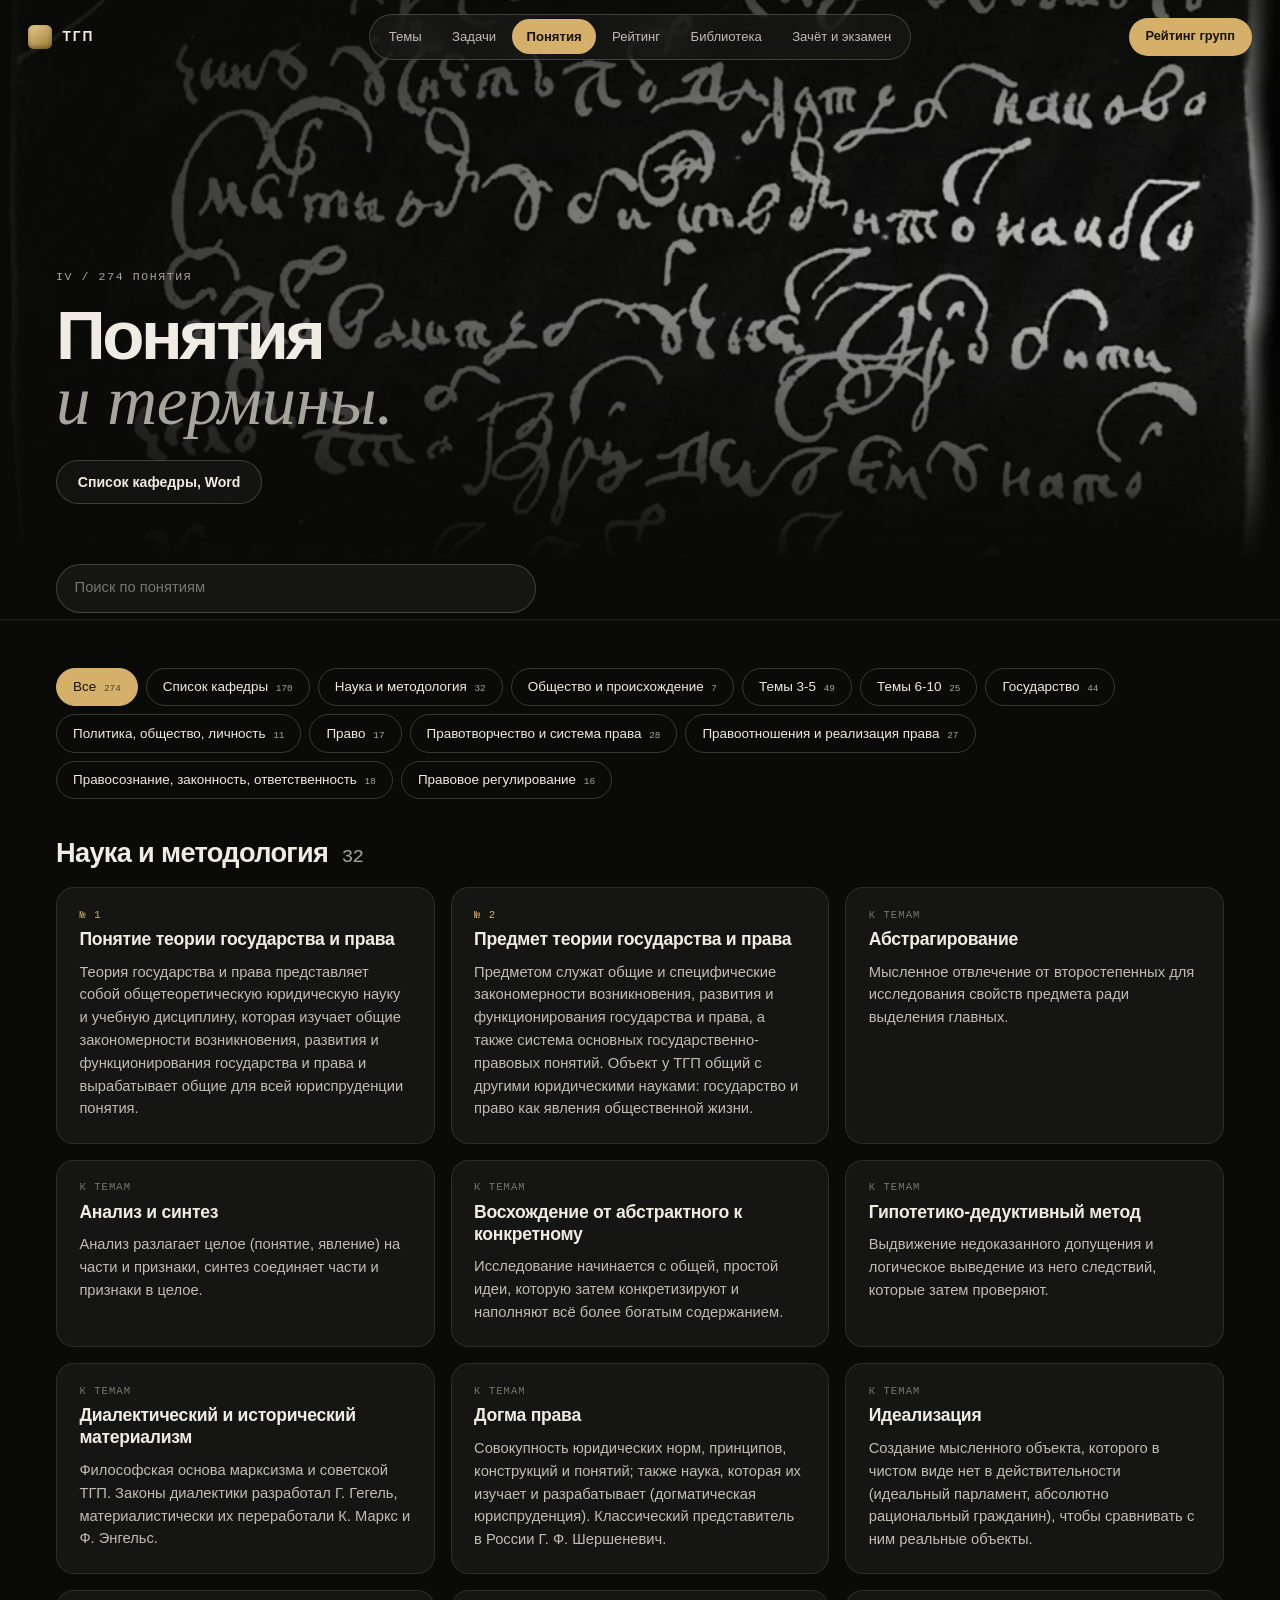
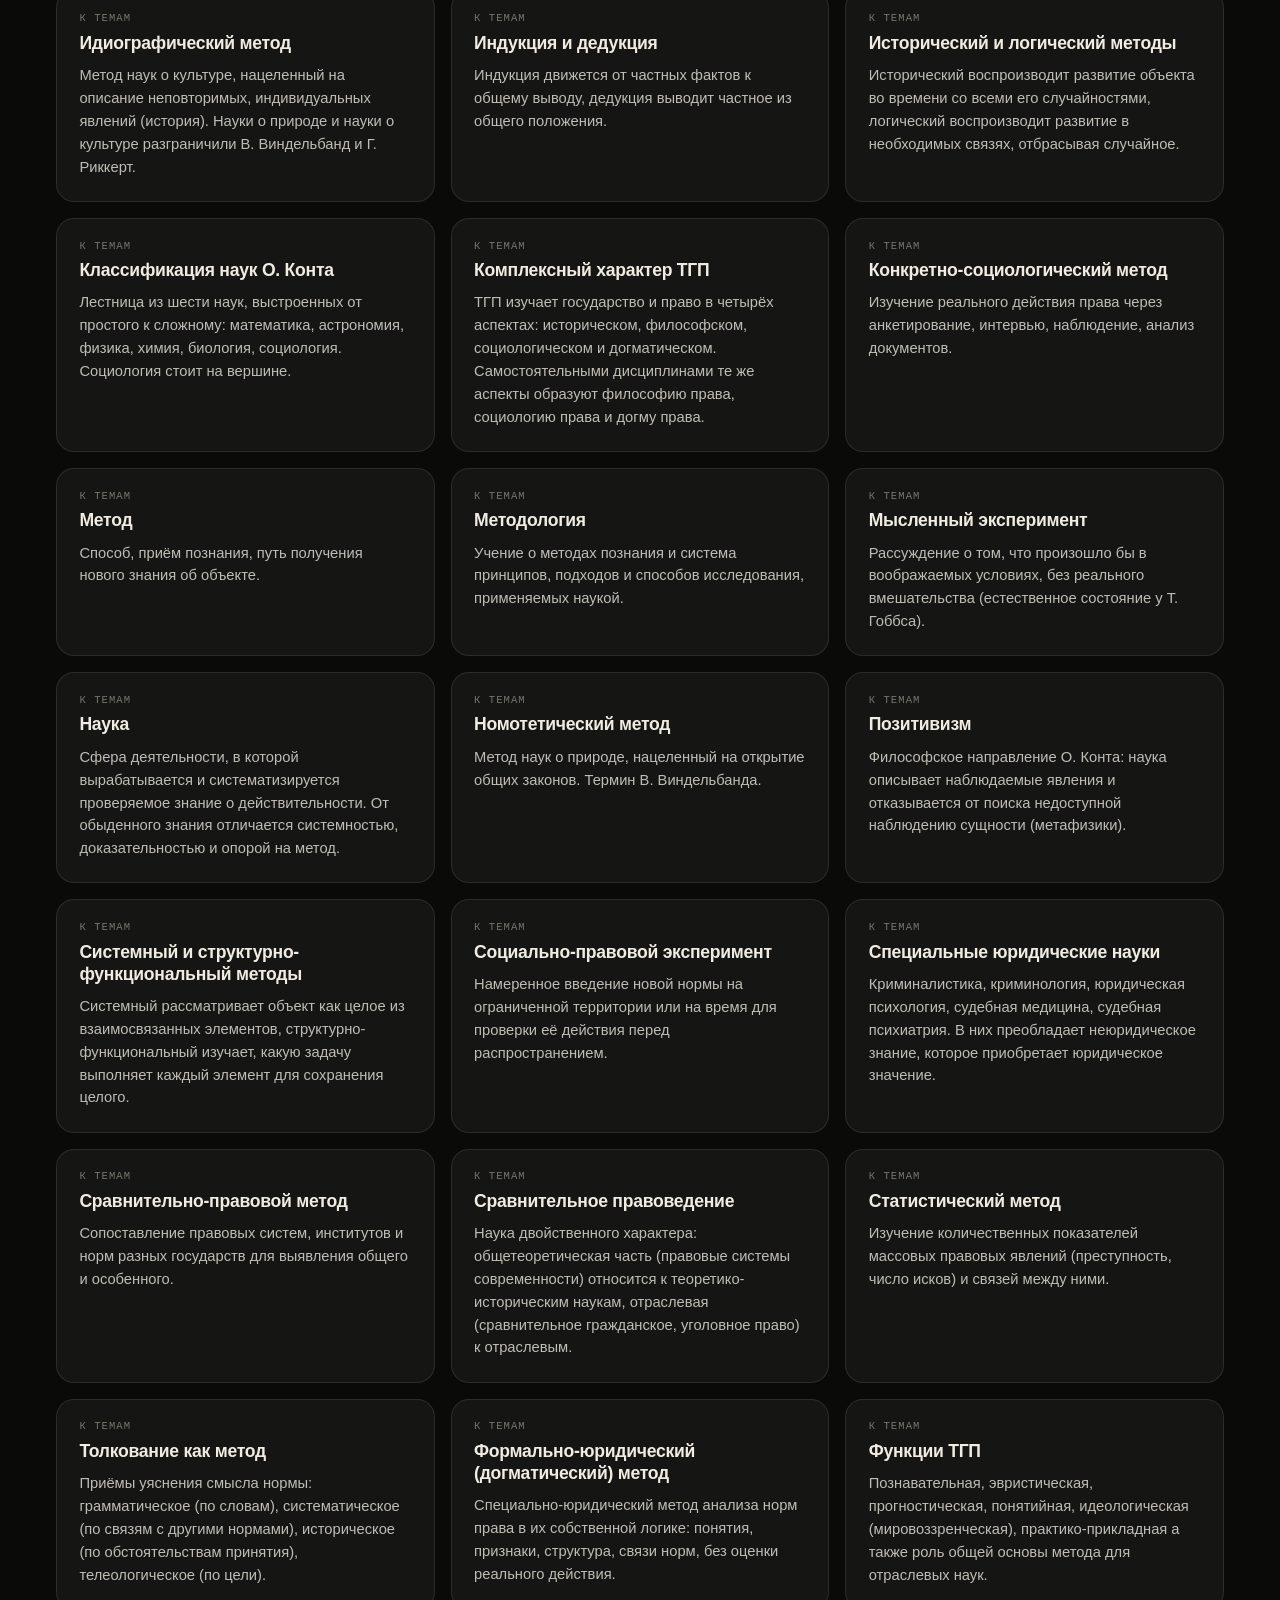
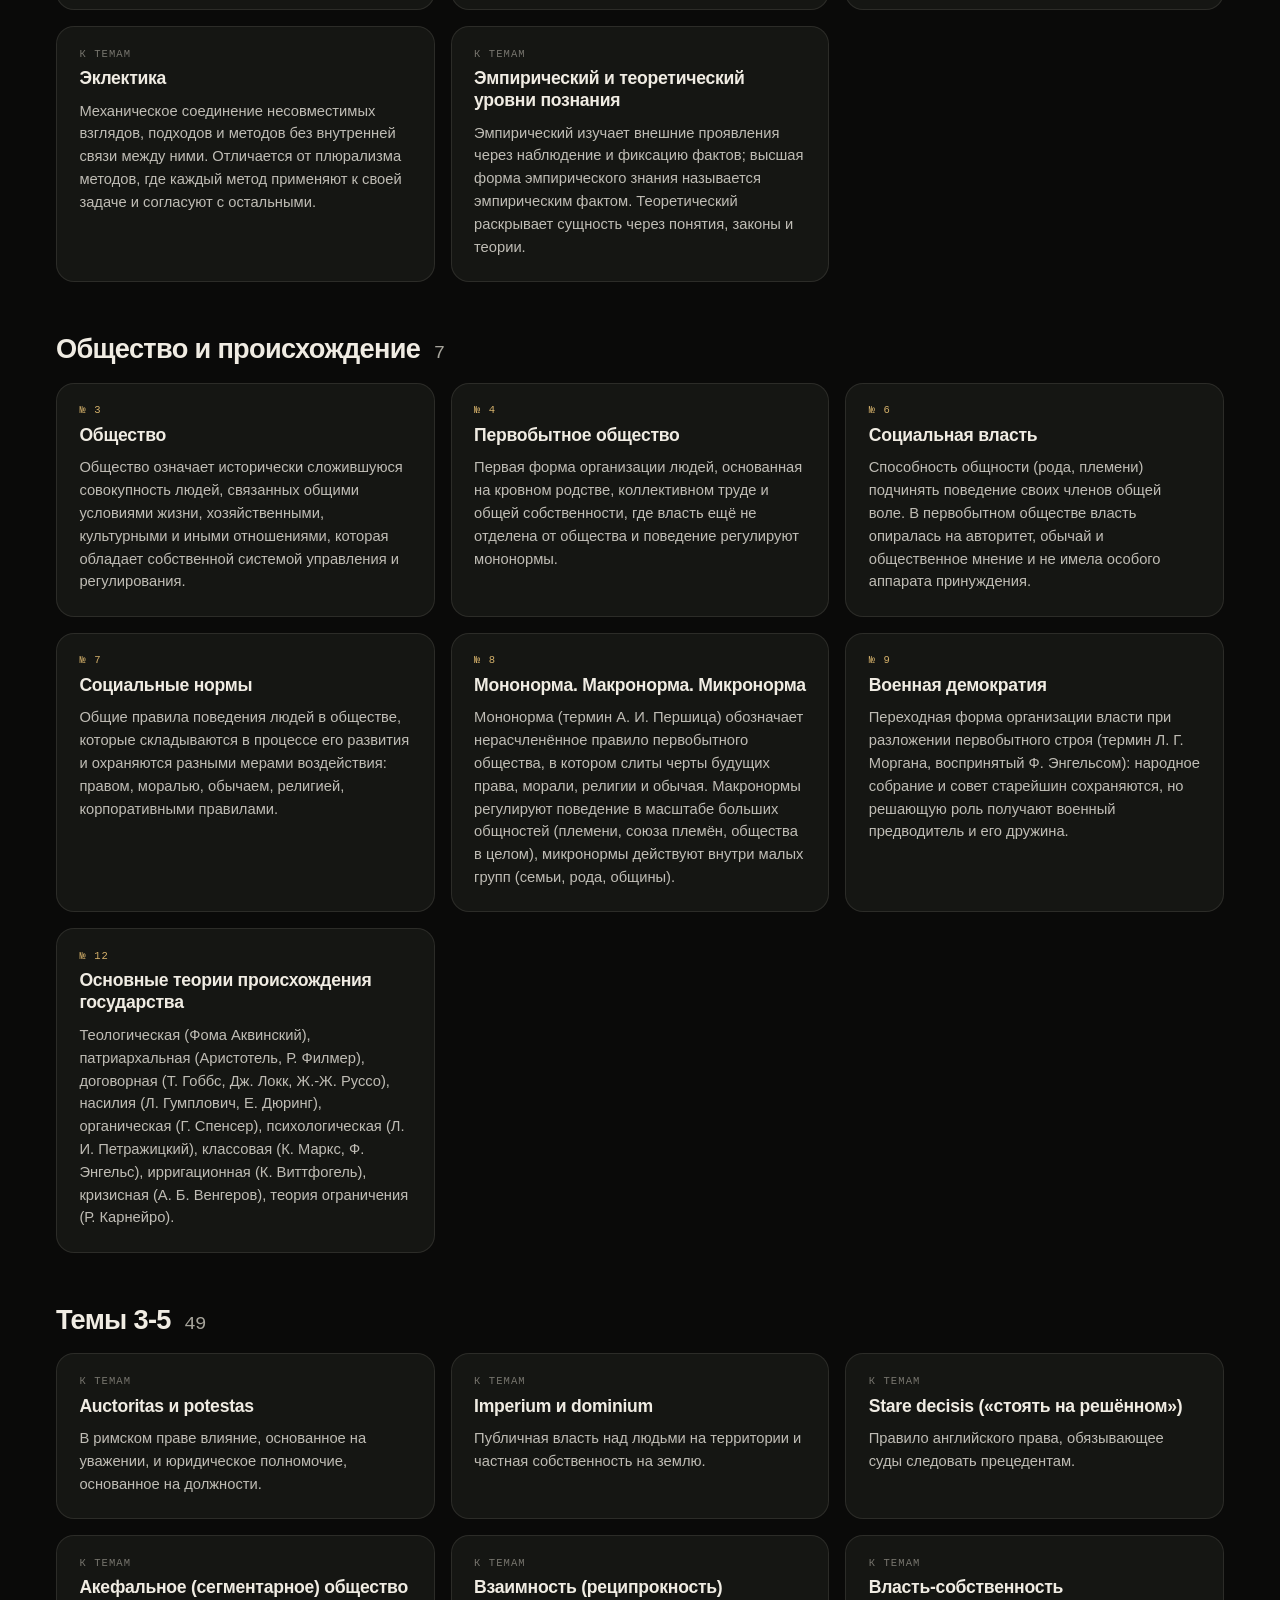
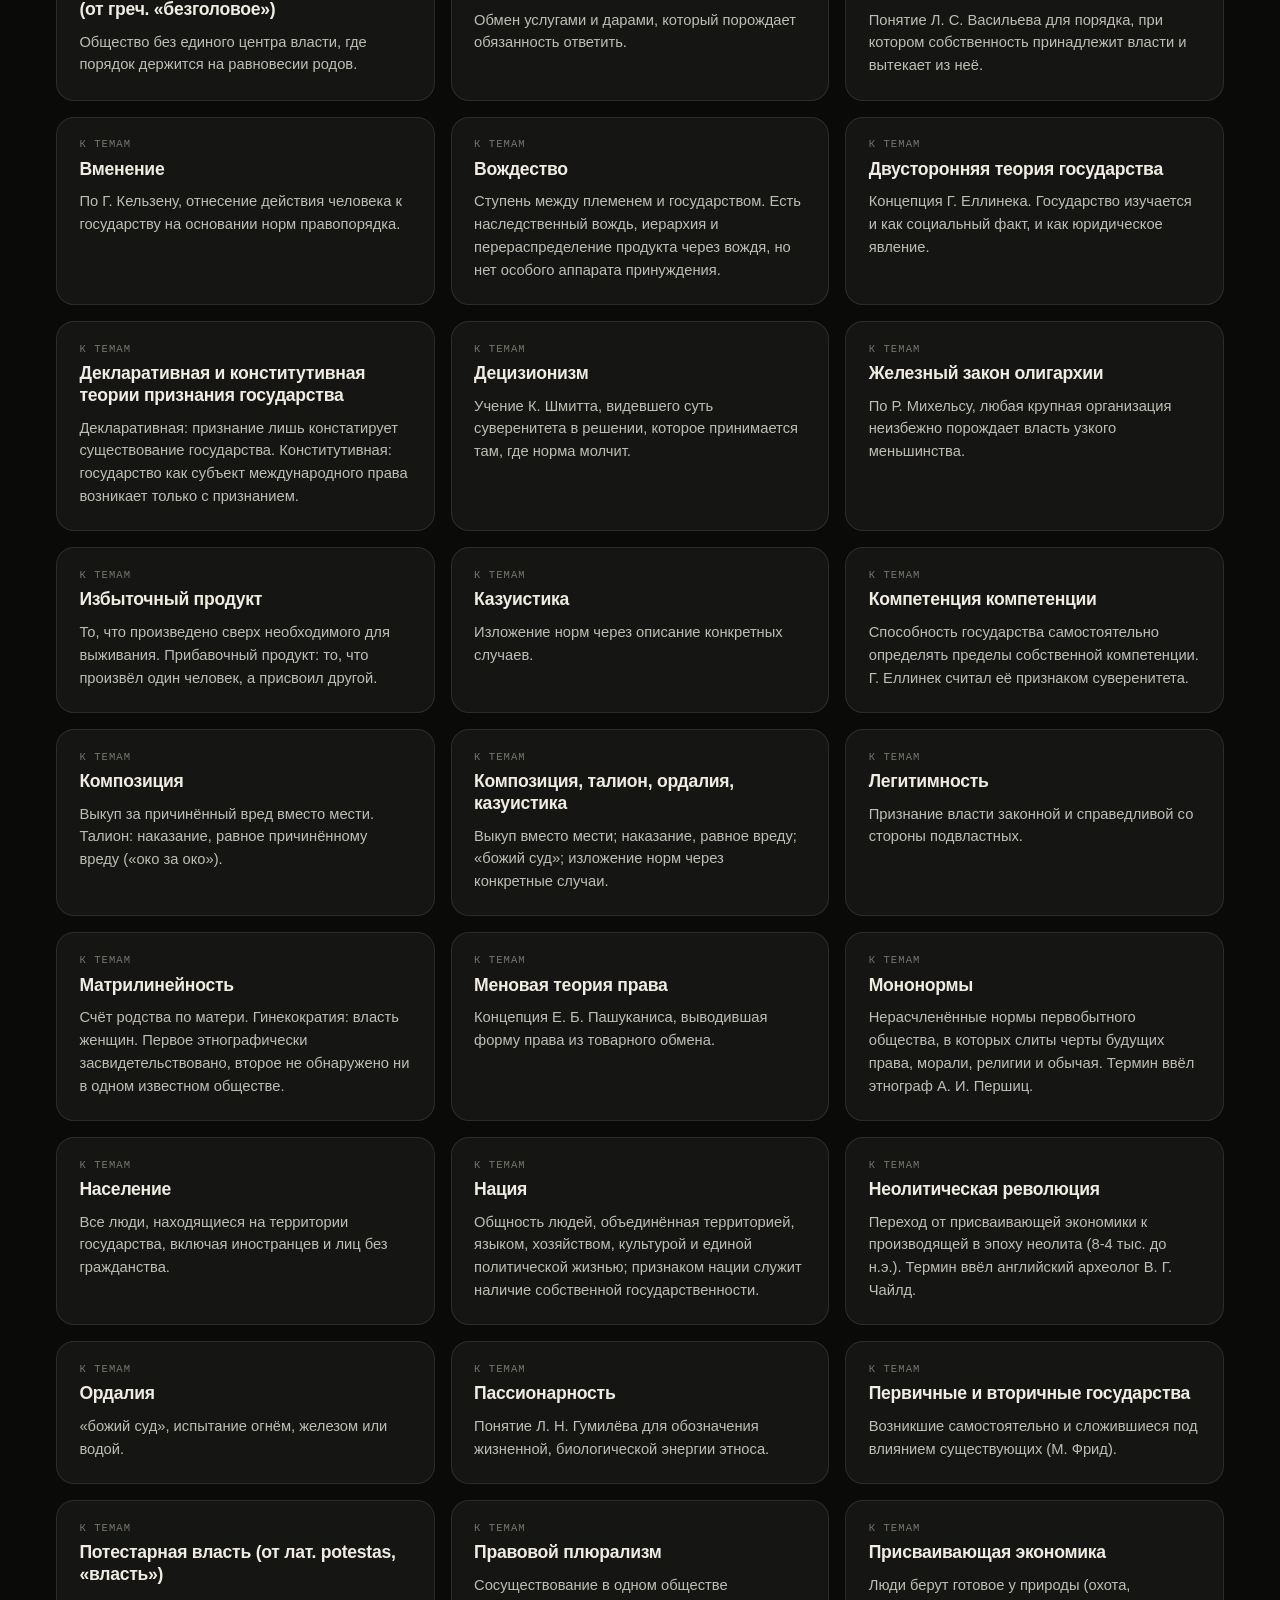
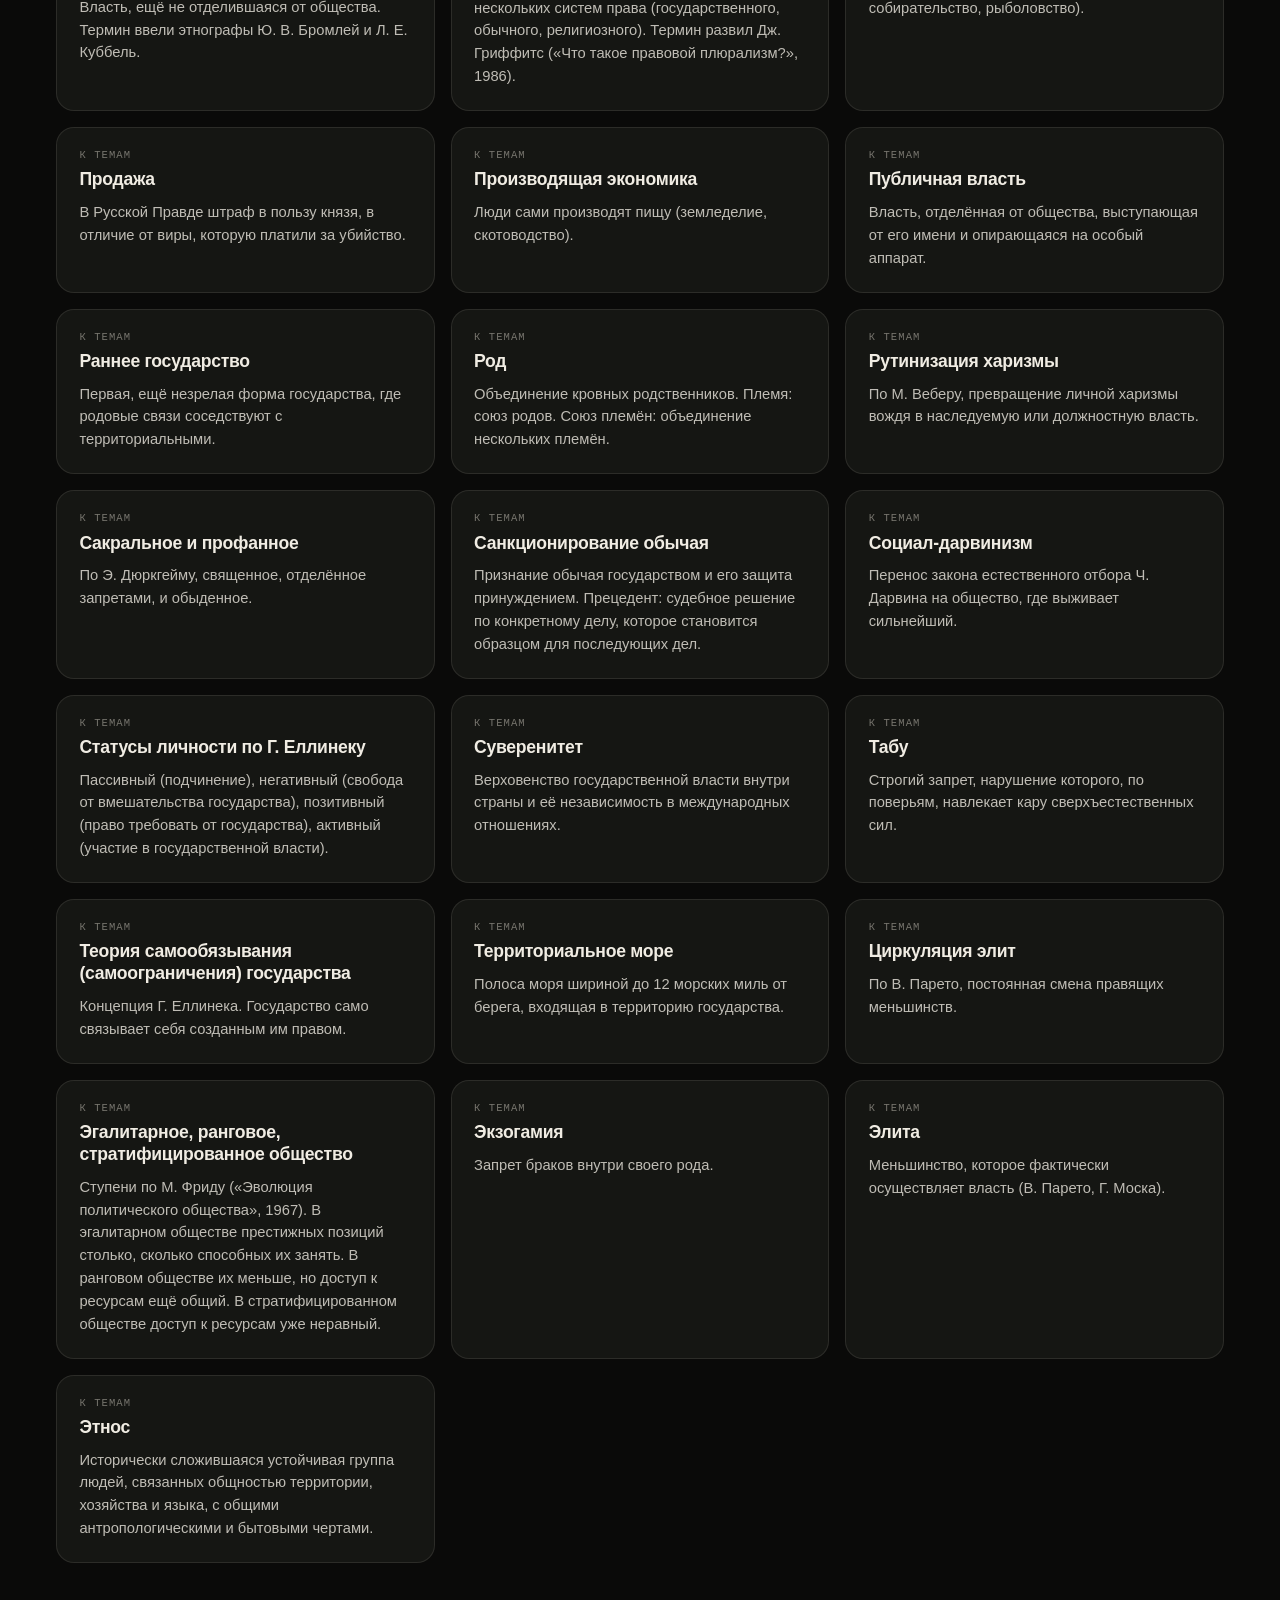
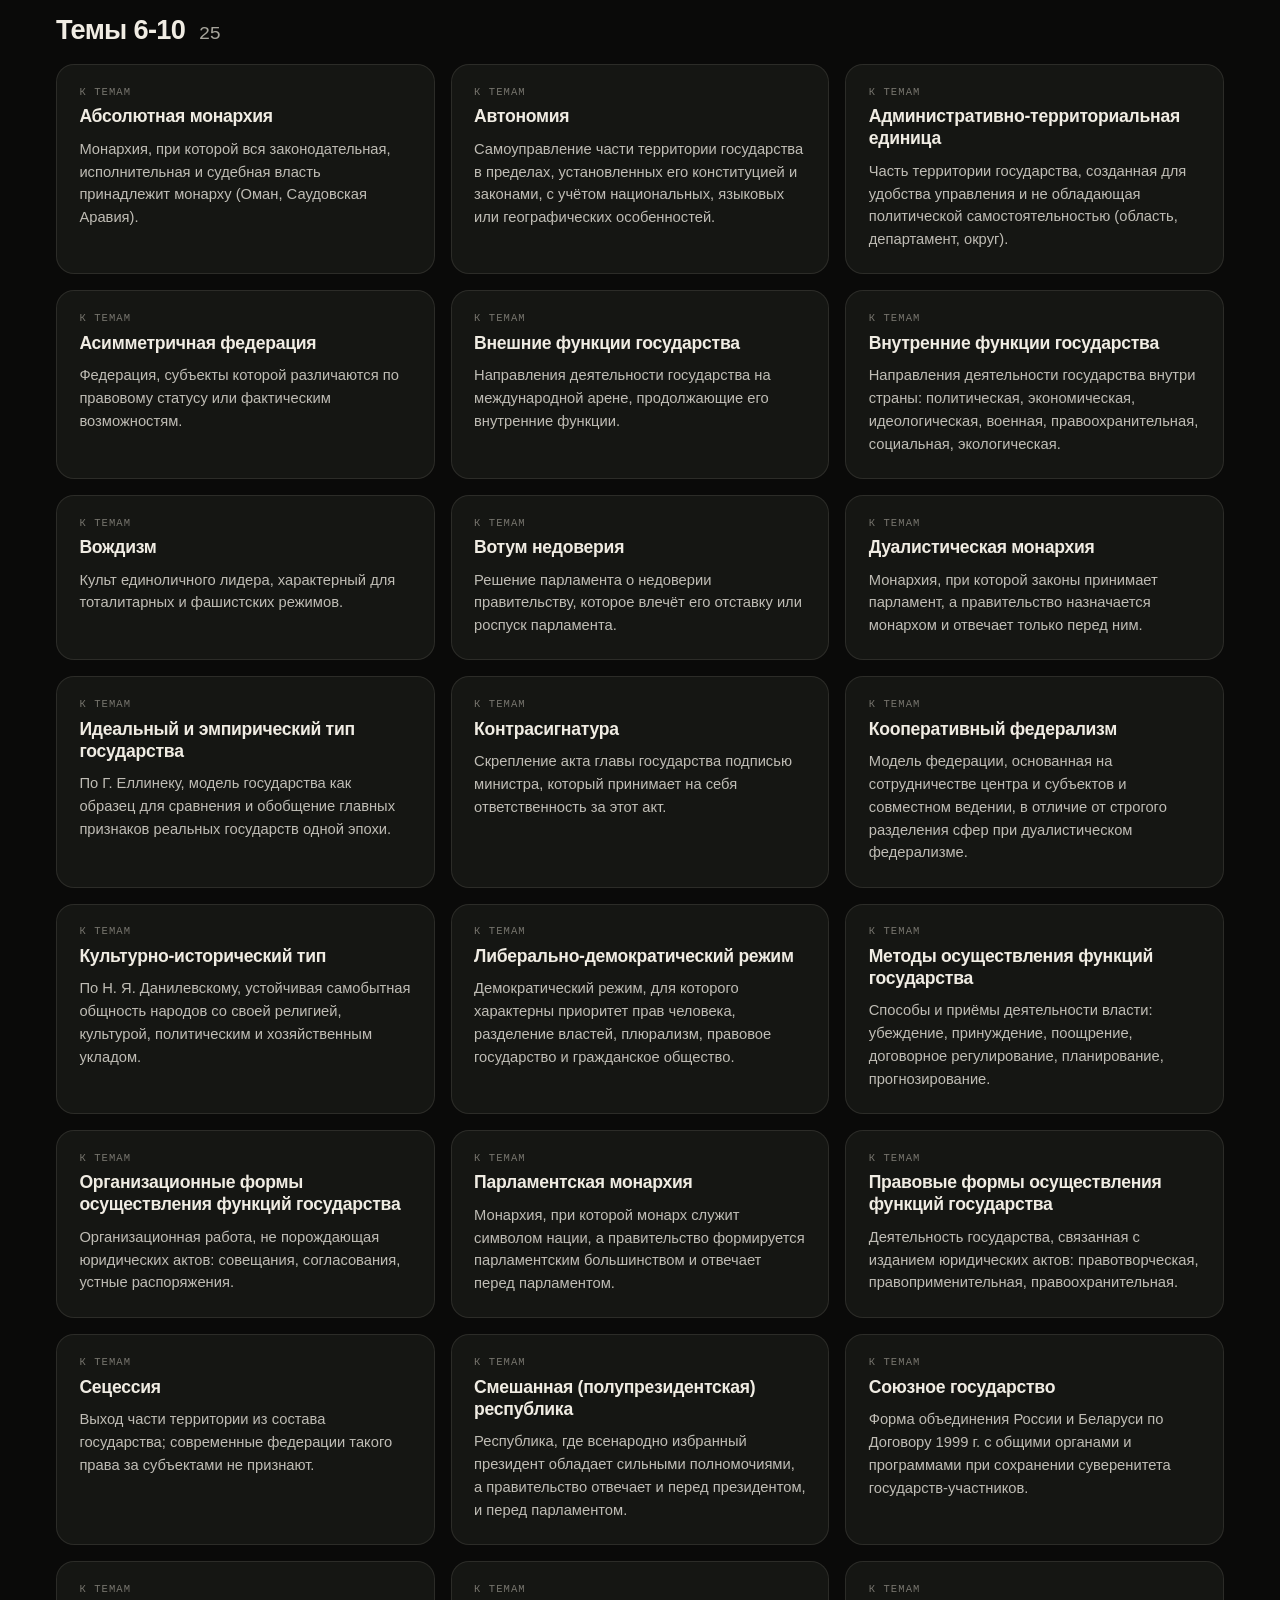
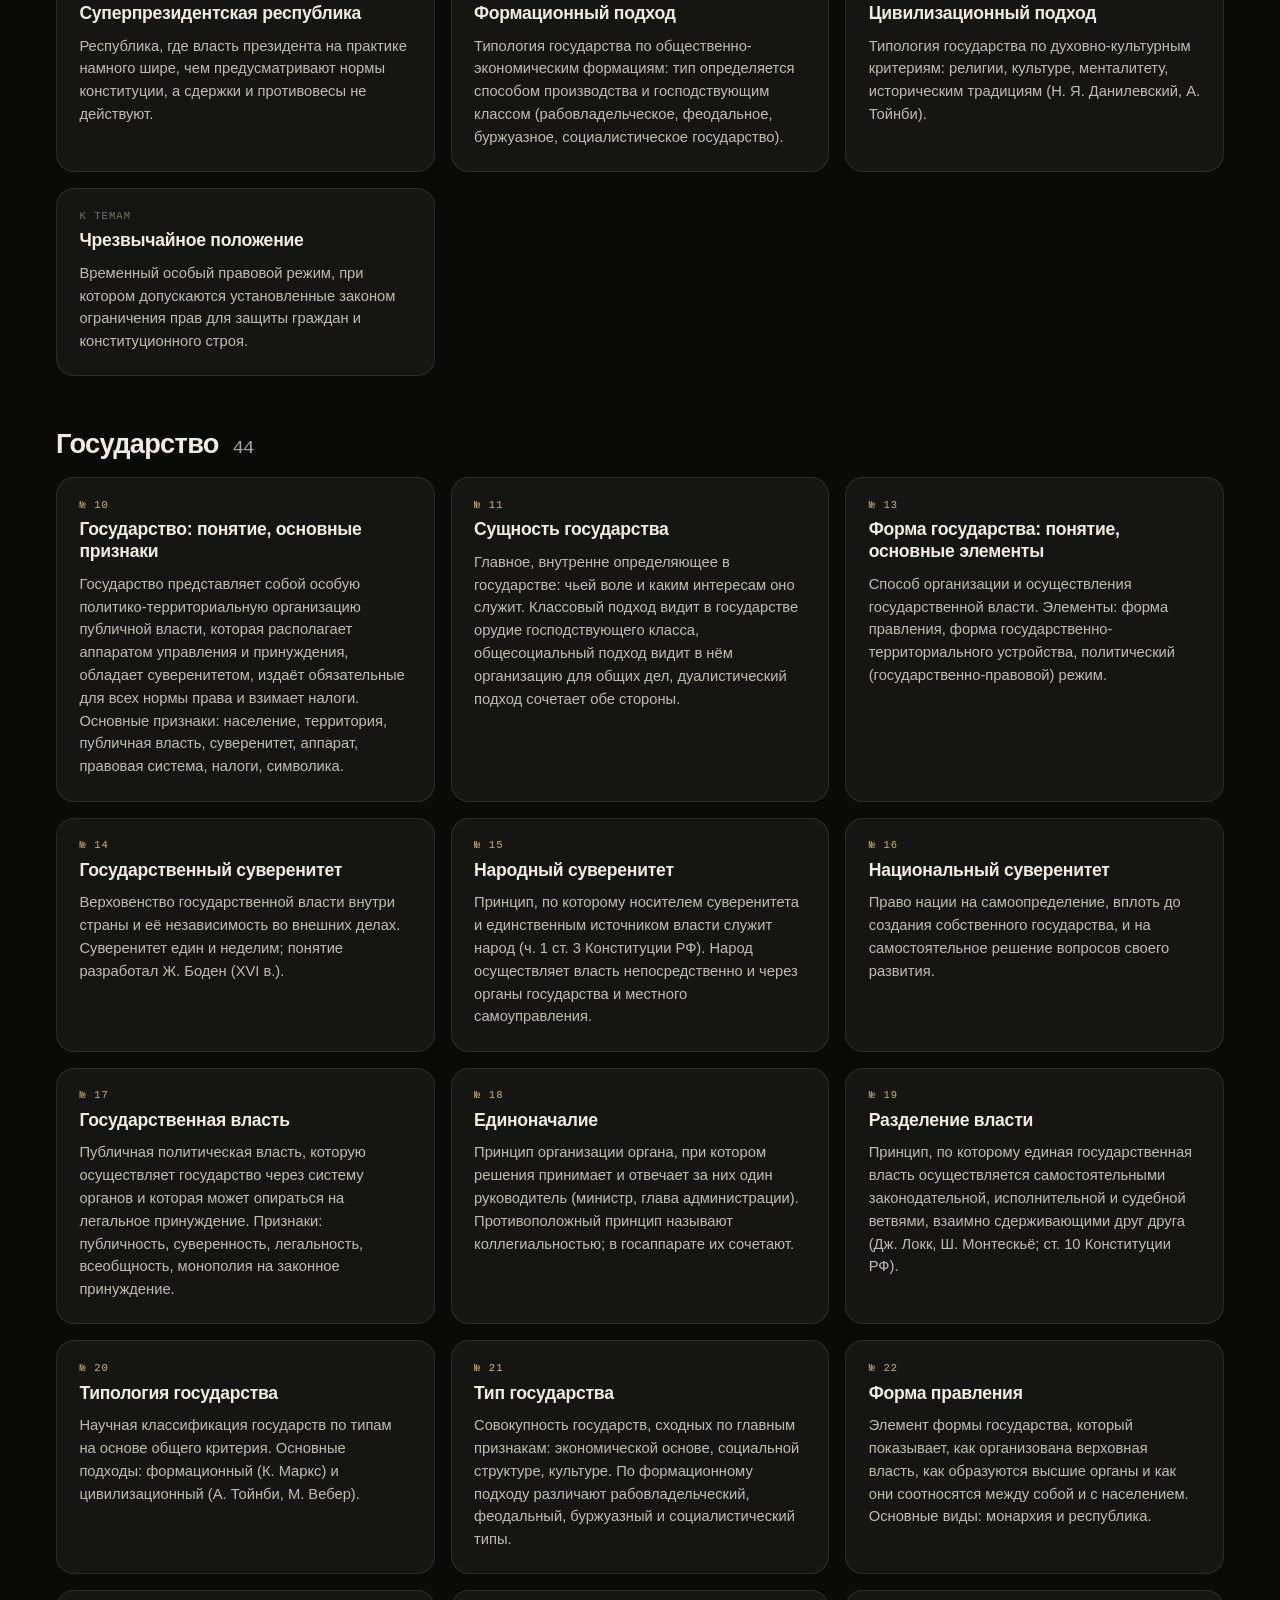
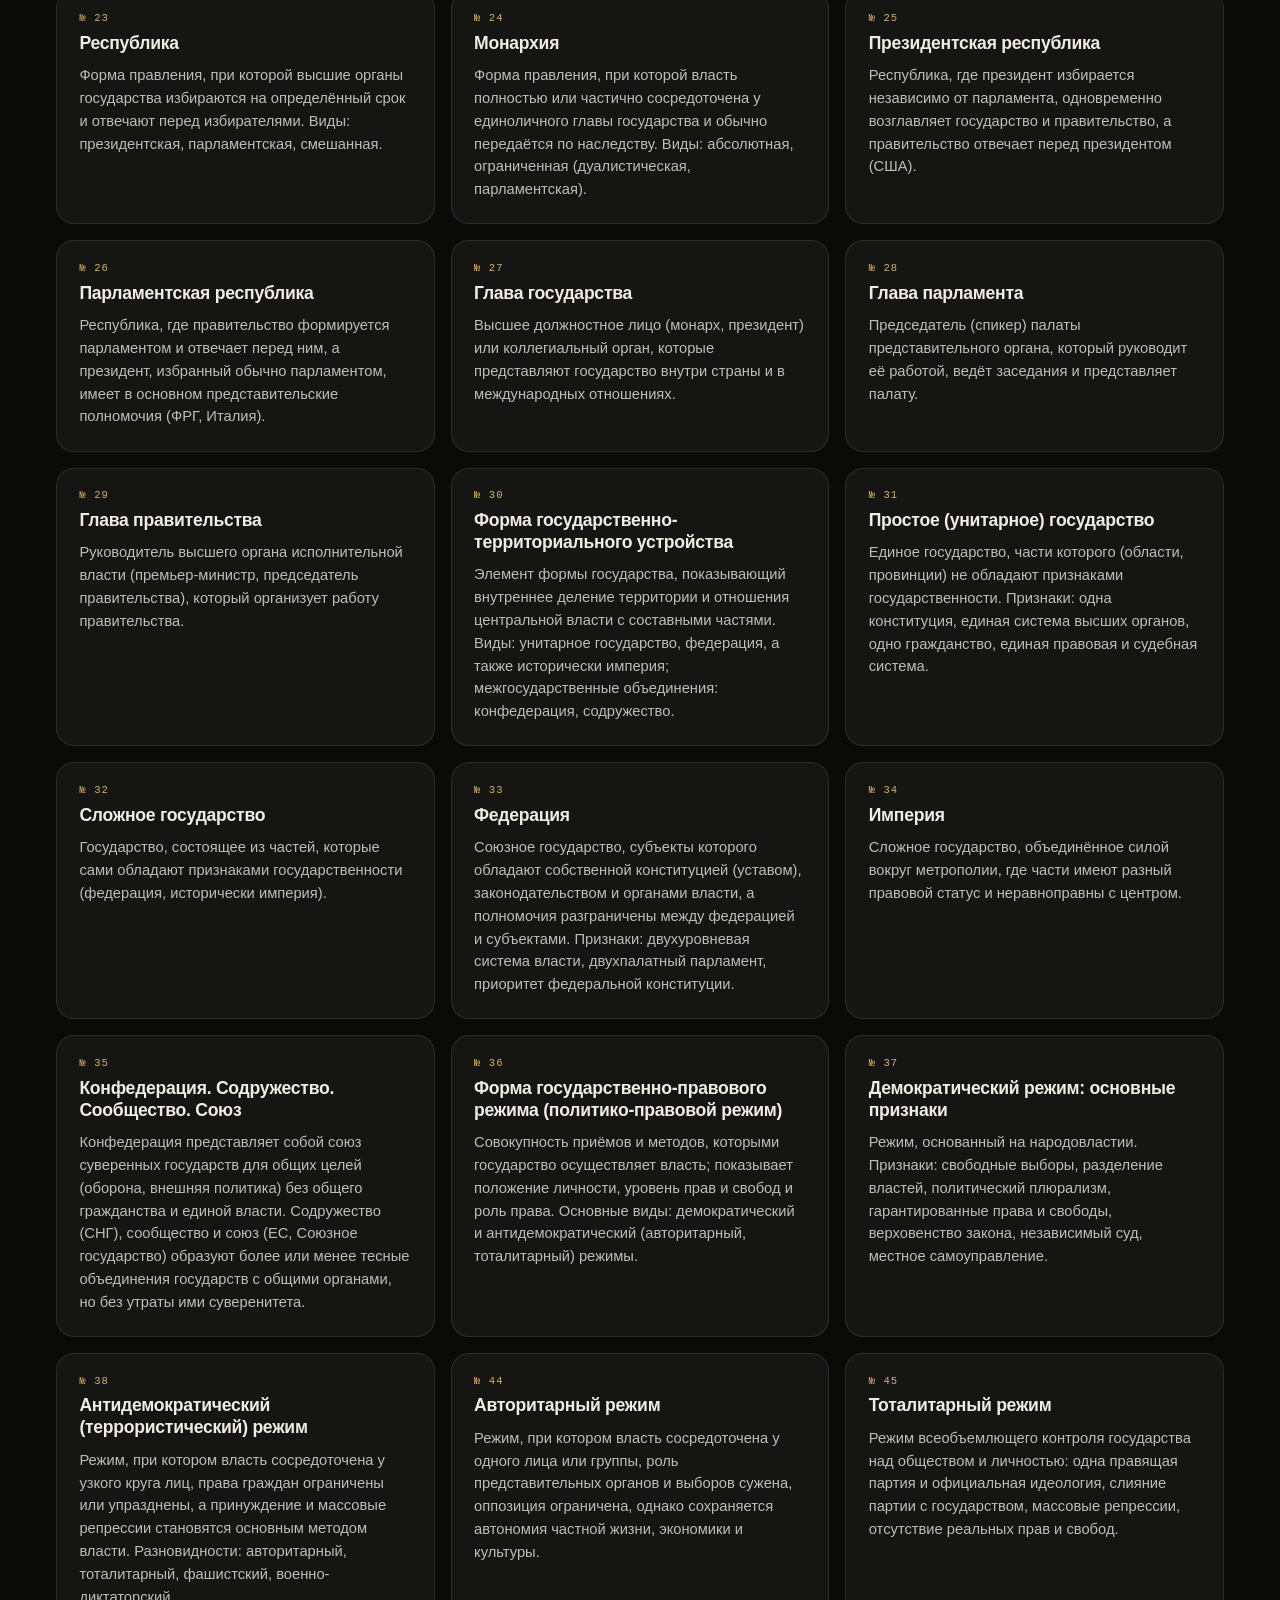
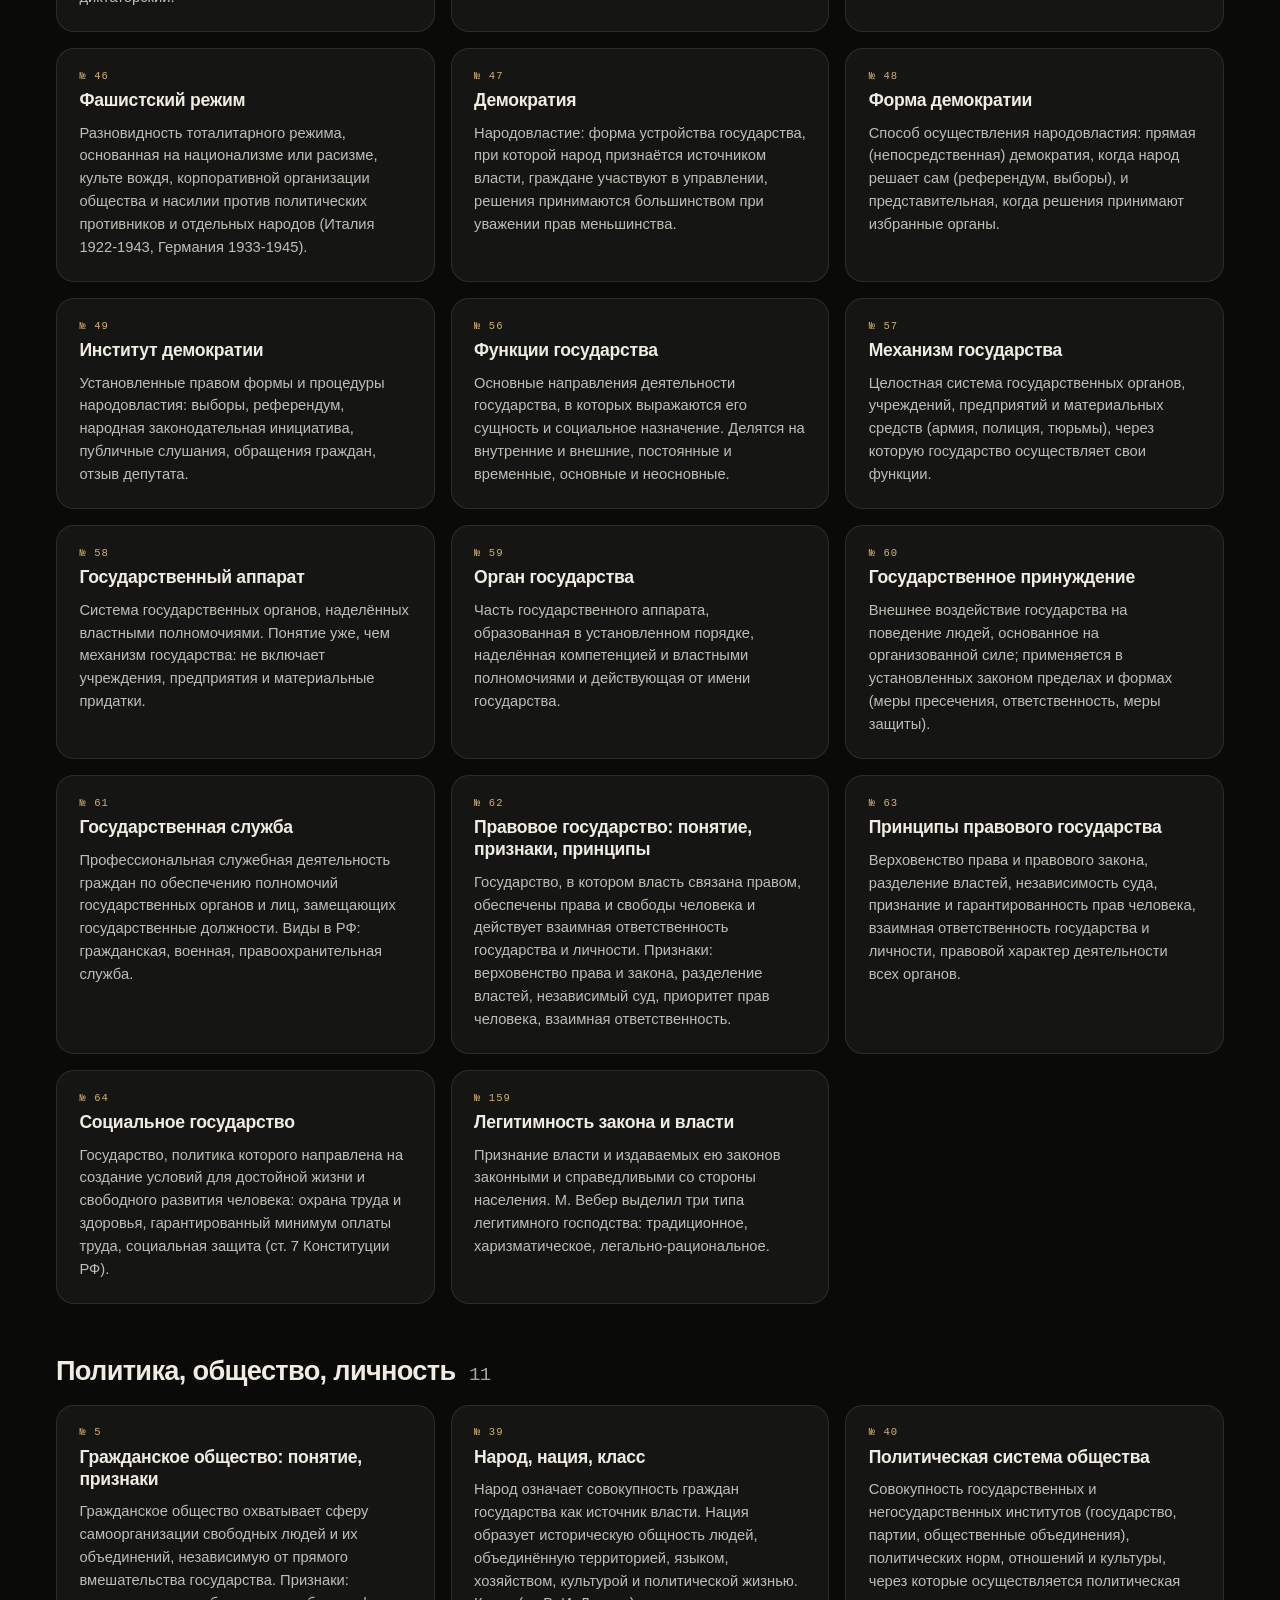
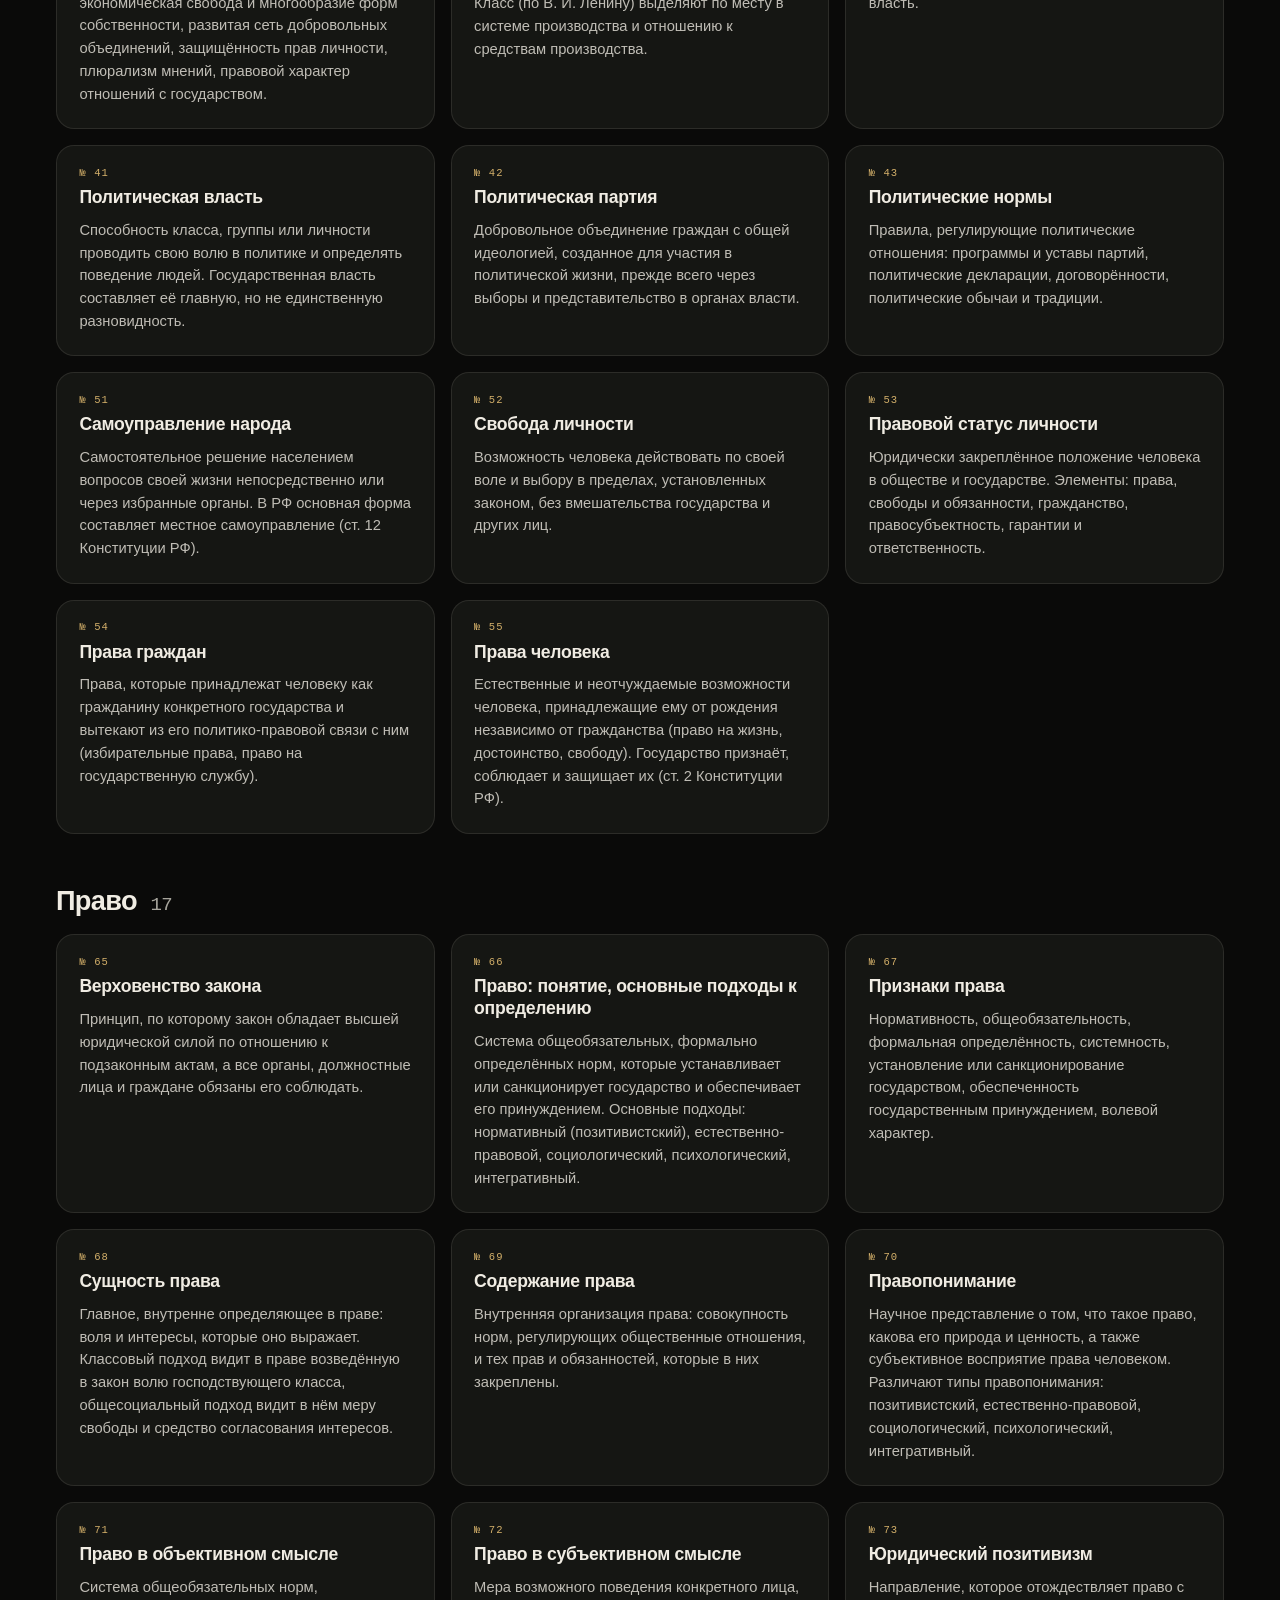
<file: ponyatiya.html>
<!doctype html><html lang="ru"><head><meta charset="utf-8"><meta name="viewport" content="width=device-width,initial-scale=1,viewport-fit=cover"><meta http-equiv="Content-Security-Policy" content="default-src 'none'; script-src 'self'; style-src 'self' https://fonts.googleapis.com; font-src https://fonts.gstatic.com; img-src 'self'; connect-src https://docs.google.com; base-uri 'none'; form-action 'none'; object-src 'none'; frame-src 'none'; worker-src 'none'; manifest-src 'none'; media-src 'none'; upgrade-insecure-requests"><meta name="referrer" content="no-referrer"><meta name="robots" content="noindex, nofollow, noarchive"><title>Понятия: ТГП: семинары</title><meta name="description" content="Семинары по теории государства и права для групп Ю-ЮОП-125Б и Ю-ЮОП-126Б Института права УУНиТ."><meta name="theme-color" content="#0a0a09"><link rel="preconnect" href="https://fonts.googleapis.com"><link rel="preconnect" href="https://fonts.gstatic.com" crossorigin><link rel="stylesheet" href="https://fonts.googleapis.com/css2?family=Inter+Tight:wght@600;700&family=Inter:wght@400;500;600&family=Cormorant+Garamond:ital,wght@1,500;1,600&family=JetBrains+Mono:wght@500&display=swap"><link rel="stylesheet" href="assets/site.css"></head><body><a class="skip" href="#main">К содержанию</a><header class="hdr" id="hdr"><div class="wrap"><a class="logo" href="index.html" aria-label="На главную"><i aria-hidden="true"></i><b>ТГП</b></a><nav class="pill" aria-label="Разделы"><a href="temy.html">Темы</a><a href="zadachi.html">Задачи</a><a href="ponyatiya.html" aria-current="page">Понятия</a><a href="reyting.html">Рейтинг</a><a href="biblioteka.html">Библиотека</a><a href="ekzamen.html">Зачёт и экзамен</a></nav><div class="hcta"><a class="btn gold sm" href="reyting.html">Рейтинг групп</a><button class="btn ghost sm menu-btn" type="button" id="menuBtn" aria-expanded="false" aria-controls="menu">Меню</button></div></div></header><div class="menu" id="menu" role="dialog" aria-modal="true" aria-label="Разделы"><button class="btn ghost sm close" type="button" id="menuClose">Закрыть</button><a href="index.html">Главная</a><a href="temy.html">Темы</a><a href="zadachi.html">Задачи</a><a href="ponyatiya.html" aria-current="page">Понятия</a><a href="reyting.html">Рейтинг</a><a href="biblioteka.html">Библиотека</a><a href="ekzamen.html">Зачёт и экзамен</a></div><section class="ph"><img class="bg inv op-70-50" src="img/ulozh_dark.webp" alt=""><div class="wrap"><p class="kick">IV / 274 понятия</p><h1>Понятия <em class="it">и термины.</em></h1><div class="side"><div class="mlinks"><a class="btn ghost" href="https://drive.google.com/file/d/1R8FRy3K75XhQ3ZK3VfjmbIyjCL5aq4xn/view" target="_blank" rel="noopener noreferrer">Список кафедры, Word</a></div></div></div></section><main id="main"><div class="tools"><div class="wrap"><input id="q" type="search" placeholder="Поиск по понятиям" autocomplete="off" aria-label="Поиск по понятиям"><span class="count" id="count" aria-live="polite"></span></div></div><div class="wrap content"><div class="chips" role="group" aria-label="Фильтр понятий"><button class="chip" type="button" data-b="" aria-pressed="true">Все <span class="cnt">274</span></button><button class="chip" type="button" data-b="list" aria-pressed="false">Список кафедры <span class="cnt">170</span></button><button class="chip" type="button" data-b="Наука и методология" aria-pressed="false">Наука и методология <span class="cnt">32</span></button><button class="chip" type="button" data-b="Общество и происхождение" aria-pressed="false">Общество и происхождение <span class="cnt">7</span></button><button class="chip" type="button" data-b="Темы 3-5" aria-pressed="false">Темы 3-5 <span class="cnt">49</span></button><button class="chip" type="button" data-b="Темы 6-10" aria-pressed="false">Темы 6-10 <span class="cnt">25</span></button><button class="chip" type="button" data-b="Государство" aria-pressed="false">Государство <span class="cnt">44</span></button><button class="chip" type="button" data-b="Политика, общество, личность" aria-pressed="false">Политика, общество, личность <span class="cnt">11</span></button><button class="chip" type="button" data-b="Право" aria-pressed="false">Право <span class="cnt">17</span></button><button class="chip" type="button" data-b="Правотворчество и система права" aria-pressed="false">Правотворчество и система права <span class="cnt">28</span></button><button class="chip" type="button" data-b="Правоотношения и реализация права" aria-pressed="false">Правоотношения и реализация права <span class="cnt">27</span></button><button class="chip" type="button" data-b="Правосознание, законность, ответственность" aria-pressed="false">Правосознание, законность, ответственность <span class="cnt">18</span></button><button class="chip" type="button" data-b="Правовое регулирование" aria-pressed="false">Правовое регулирование <span class="cnt">16</span></button></div><div class="gloss" id="gloss"><div class="gg" data-b="Наука и методология"><h3 class="ghead">Наука и методология <span class="cnt">32</span></h3><div class="ggrid"><dl class="term s" data-b="Наука и методология" data-src="list"><dt>Понятие теории государства и права<span class="no">№ 1</span></dt><dd>Теория государства и права представляет собой общетеоретическую юридическую науку и учебную дисциплину, которая изучает общие закономерности возникновения, развития и функционирования государства и права и вырабатывает общие для всей юриспруденции понятия.</dd></dl><dl class="term s" data-b="Наука и методология" data-src="list"><dt>Предмет теории государства и права<span class="no">№ 2</span></dt><dd>Предметом служат общие и специфические закономерности возникновения, развития и функционирования государства и права, а также система основных государственно-правовых понятий. Объект у ТГП общий с другими юридическими науками: государство и право как явления общественной жизни.</dd></dl><dl class="term s" data-b="Наука и методология" data-src="t12"><dt>Абстрагирование<span class="no ext">к темам</span></dt><dd>Мысленное отвлечение от второстепенных для исследования свойств предмета ради выделения главных.</dd></dl><dl class="term s" data-b="Наука и методология" data-src="t12"><dt>Анализ и синтез<span class="no ext">к темам</span></dt><dd>Анализ разлагает целое (понятие, явление) на части и признаки, синтез соединяет части и признаки в целое.</dd></dl><dl class="term s" data-b="Наука и методология" data-src="t12"><dt>Восхождение от абстрактного к конкретному<span class="no ext">к темам</span></dt><dd>Исследование начинается с общей, простой идеи, которую затем конкретизируют и наполняют всё более богатым содержанием.</dd></dl><dl class="term s" data-b="Наука и методология" data-src="t12"><dt>Гипотетико-дедуктивный метод<span class="no ext">к темам</span></dt><dd>Выдвижение недоказанного допущения и логическое выведение из него следствий, которые затем проверяют.</dd></dl><dl class="term s" data-b="Наука и методология" data-src="t12"><dt>Диалектический и исторический материализм<span class="no ext">к темам</span></dt><dd>Философская основа марксизма и советской ТГП. Законы диалектики разработал Г. Гегель, материалистически их переработали К. Маркс и Ф. Энгельс.</dd></dl><dl class="term s" data-b="Наука и методология" data-src="t12"><dt>Догма права<span class="no ext">к темам</span></dt><dd>Совокупность юридических норм, принципов, конструкций и понятий; также наука, которая их изучает и разрабатывает (догматическая юриспруденция). Классический представитель в России Г. Ф. Шершеневич.</dd></dl><dl class="term s" data-b="Наука и методология" data-src="t12"><dt>Идеализация<span class="no ext">к темам</span></dt><dd>Создание мысленного объекта, которого в чистом виде нет в действительности (идеальный парламент, абсолютно рациональный гражданин), чтобы сравнивать с ним реальные объекты.</dd></dl><dl class="term s" data-b="Наука и методология" data-src="t12"><dt>Идиографический метод<span class="no ext">к темам</span></dt><dd>Метод наук о культуре, нацеленный на описание неповторимых, индивидуальных явлений (история). Науки о природе и науки о культуре разграничили В. Виндельбанд и Г. Риккерт.</dd></dl><dl class="term s" data-b="Наука и методология" data-src="t12"><dt>Индукция и дедукция<span class="no ext">к темам</span></dt><dd>Индукция движется от частных фактов к общему выводу, дедукция выводит частное из общего положения.</dd></dl><dl class="term s" data-b="Наука и методология" data-src="t12"><dt>Исторический и логический методы<span class="no ext">к темам</span></dt><dd>Исторический воспроизводит развитие объекта во времени со всеми его случайностями, логический воспроизводит развитие в необходимых связях, отбрасывая случайное.</dd></dl><dl class="term s" data-b="Наука и методология" data-src="t12"><dt>Классификация наук О. Конта<span class="no ext">к темам</span></dt><dd>Лестница из шести наук, выстроенных от простого к сложному: математика, астрономия, физика, химия, биология, социология. Социология стоит на вершине.</dd></dl><dl class="term s" data-b="Наука и методология" data-src="t12"><dt>Комплексный характер ТГП<span class="no ext">к темам</span></dt><dd>ТГП изучает государство и право в четырёх аспектах: историческом, философском, социологическом и догматическом. Самостоятельными дисциплинами те же аспекты образуют философию права, социологию права и догму права.</dd></dl><dl class="term s" data-b="Наука и методология" data-src="t12"><dt>Конкретно-социологический метод<span class="no ext">к темам</span></dt><dd>Изучение реального действия права через анкетирование, интервью, наблюдение, анализ документов.</dd></dl><dl class="term s" data-b="Наука и методология" data-src="t12"><dt>Метод<span class="no ext">к темам</span></dt><dd>Способ, приём познания, путь получения нового знания об объекте.</dd></dl><dl class="term s" data-b="Наука и методология" data-src="t12"><dt>Методология<span class="no ext">к темам</span></dt><dd>Учение о методах познания и система принципов, подходов и способов исследования, применяемых наукой.</dd></dl><dl class="term s" data-b="Наука и методология" data-src="t12"><dt>Мысленный эксперимент<span class="no ext">к темам</span></dt><dd>Рассуждение о том, что произошло бы в воображаемых условиях, без реального вмешательства (естественное состояние у Т. Гоббса).</dd></dl><dl class="term s" data-b="Наука и методология" data-src="t12"><dt>Наука<span class="no ext">к темам</span></dt><dd>Сфера деятельности, в которой вырабатывается и систематизируется проверяемое знание о действительности. От обыденного знания отличается системностью, доказательностью и опорой на метод.</dd></dl><dl class="term s" data-b="Наука и методология" data-src="t12"><dt>Номотетический метод<span class="no ext">к темам</span></dt><dd>Метод наук о природе, нацеленный на открытие общих законов. Термин В. Виндельбанда.</dd></dl><dl class="term s" data-b="Наука и методология" data-src="t12"><dt>Позитивизм<span class="no ext">к темам</span></dt><dd>Философское направление О. Конта: наука описывает наблюдаемые явления и отказывается от поиска недоступной наблюдению сущности (метафизики).</dd></dl><dl class="term s" data-b="Наука и методология" data-src="t12"><dt>Системный и структурно-функциональный методы<span class="no ext">к темам</span></dt><dd>Системный рассматривает объект как целое из взаимосвязанных элементов, структурно-функциональный изучает, какую задачу выполняет каждый элемент для сохранения целого.</dd></dl><dl class="term s" data-b="Наука и методология" data-src="t12"><dt>Социально-правовой эксперимент<span class="no ext">к темам</span></dt><dd>Намеренное введение новой нормы на ограниченной территории или на время для проверки её действия перед распространением.</dd></dl><dl class="term s" data-b="Наука и методология" data-src="t12"><dt>Специальные юридические науки<span class="no ext">к темам</span></dt><dd>Криминалистика, криминология, юридическая психология, судебная медицина, судебная психиатрия. В них преобладает неюридическое знание, которое приобретает юридическое значение.</dd></dl><dl class="term s" data-b="Наука и методология" data-src="t12"><dt>Сравнительно-правовой метод<span class="no ext">к темам</span></dt><dd>Сопоставление правовых систем, институтов и норм разных государств для выявления общего и особенного.</dd></dl><dl class="term s" data-b="Наука и методология" data-src="t12"><dt>Сравнительное правоведение<span class="no ext">к темам</span></dt><dd>Наука двойственного характера: общетеоретическая часть (правовые системы современности) относится к теоретико-историческим наукам, отраслевая (сравнительное гражданское, уголовное право) к отраслевым.</dd></dl><dl class="term s" data-b="Наука и методология" data-src="t12"><dt>Статистический метод<span class="no ext">к темам</span></dt><dd>Изучение количественных показателей массовых правовых явлений (преступность, число исков) и связей между ними.</dd></dl><dl class="term s" data-b="Наука и методология" data-src="t12"><dt>Толкование как метод<span class="no ext">к темам</span></dt><dd>Приёмы уяснения смысла нормы: грамматическое (по словам), систематическое (по связям с другими нормами), историческое (по обстоятельствам принятия), телеологическое (по цели).</dd></dl><dl class="term s" data-b="Наука и методология" data-src="t12"><dt>Формально-юридический (догматический) метод<span class="no ext">к темам</span></dt><dd>Специально-юридический метод анализа норм права в их собственной логике: понятия, признаки, структура, связи норм, без оценки реального действия.</dd></dl><dl class="term s" data-b="Наука и методология" data-src="t12"><dt>Функции ТГП<span class="no ext">к темам</span></dt><dd>Познавательная, эвристическая, прогностическая, понятийная, идеологическая (мировоззренческая), практико-прикладная а также роль общей основы метода для отраслевых наук.</dd></dl><dl class="term s" data-b="Наука и методология" data-src="t12"><dt>Эклектика<span class="no ext">к темам</span></dt><dd>Механическое соединение несовместимых взглядов, подходов и методов без внутренней связи между ними. Отличается от плюрализма методов, где каждый метод применяют к своей задаче и согласуют с остальными.</dd></dl><dl class="term s" data-b="Наука и методология" data-src="t12"><dt>Эмпирический и теоретический уровни познания<span class="no ext">к темам</span></dt><dd>Эмпирический изучает внешние проявления через наблюдение и фиксацию фактов; высшая форма эмпирического знания называется эмпирическим фактом. Теоретический раскрывает сущность через понятия, законы и теории.</dd></dl></div></div><div class="gg" data-b="Общество и происхождение"><h3 class="ghead">Общество и происхождение <span class="cnt">7</span></h3><div class="ggrid"><dl class="term s" data-b="Общество и происхождение" data-src="list"><dt>Общество<span class="no">№ 3</span></dt><dd>Общество означает исторически сложившуюся совокупность людей, связанных общими условиями жизни, хозяйственными, культурными и иными отношениями, которая обладает собственной системой управления и регулирования.</dd></dl><dl class="term s" data-b="Общество и происхождение" data-src="list"><dt>Первобытное общество<span class="no">№ 4</span></dt><dd>Первая форма организации людей, основанная на кровном родстве, коллективном труде и общей собственности, где власть ещё не отделена от общества и поведение регулируют мононормы.</dd></dl><dl class="term s" data-b="Общество и происхождение" data-src="list"><dt>Социальная власть<span class="no">№ 6</span></dt><dd>Способность общности (рода, племени) подчинять поведение своих членов общей воле. В первобытном обществе власть опиралась на авторитет, обычай и общественное мнение и не имела особого аппарата принуждения.</dd></dl><dl class="term s" data-b="Общество и происхождение" data-src="list"><dt>Социальные нормы<span class="no">№ 7</span></dt><dd>Общие правила поведения людей в обществе, которые складываются в процессе его развития и охраняются разными мерами воздействия: правом, моралью, обычаем, религией, корпоративными правилами.</dd></dl><dl class="term s" data-b="Общество и происхождение" data-src="list"><dt>Мононорма. Макронорма. Микронорма<span class="no">№ 8</span></dt><dd>Мононорма (термин А. И. Першица) обозначает нерасчленённое правило первобытного общества, в котором слиты черты будущих права, морали, религии и обычая. Макронормы регулируют поведение в масштабе больших общностей (племени, союза племён, общества в целом), микронормы действуют внутри малых групп (семьи, рода, общины).</dd></dl><dl class="term s" data-b="Общество и происхождение" data-src="list"><dt>Военная демократия<span class="no">№ 9</span></dt><dd>Переходная форма организации власти при разложении первобытного строя (термин Л. Г. Моргана, воспринятый Ф. Энгельсом): народное собрание и совет старейшин сохраняются, но решающую роль получают военный предводитель и его дружина.</dd></dl><dl class="term s" data-b="Общество и происхождение" data-src="list"><dt>Основные теории происхождения государства<span class="no">№ 12</span></dt><dd>Теологическая (Фома Аквинский), патриархальная (Аристотель, Р. Филмер), договорная (Т. Гоббс, Дж. Локк, Ж.-Ж. Руссо), насилия (Л. Гумплович, Е. Дюринг), органическая (Г. Спенсер), психологическая (Л. И. Петражицкий), классовая (К. Маркс, Ф. Энгельс), ирригационная (К. Виттфогель), кризисная (А. Б. Венгеров), теория ограничения (Р. Карнейро).</dd></dl></div></div><div class="gg" data-b="Темы 3-5"><h3 class="ghead">Темы 3-5 <span class="cnt">49</span></h3><div class="ggrid"><dl class="term s" data-b="Темы 3-5" data-src="t35"><dt>Auctoritas и potestas<span class="no ext">к темам</span></dt><dd>В римском праве влияние, основанное на уважении, и юридическое полномочие, основанное на должности.</dd></dl><dl class="term s" data-b="Темы 3-5" data-src="t35"><dt>Imperium и dominium<span class="no ext">к темам</span></dt><dd>Публичная власть над людьми на территории и частная собственность на землю.</dd></dl><dl class="term s" data-b="Темы 3-5" data-src="t35"><dt>Stare decisis («стоять на решённом»)<span class="no ext">к темам</span></dt><dd>Правило английского права, обязывающее суды следовать прецедентам.</dd></dl><dl class="term s" data-b="Темы 3-5" data-src="t35"><dt>Акефальное (сегментарное) общество (от греч. «безголовое»)<span class="no ext">к темам</span></dt><dd>Общество без единого центра власти, где порядок держится на равновесии родов.</dd></dl><dl class="term s" data-b="Темы 3-5" data-src="t35"><dt>Взаимность (реципрокность)<span class="no ext">к темам</span></dt><dd>Обмен услугами и дарами, который порождает обязанность ответить.</dd></dl><dl class="term s" data-b="Темы 3-5" data-src="t35"><dt>Власть-собственность<span class="no ext">к темам</span></dt><dd>Понятие Л. С. Васильева для порядка, при котором собственность принадлежит власти и вытекает из неё.</dd></dl><dl class="term s" data-b="Темы 3-5" data-src="t35"><dt>Вменение<span class="no ext">к темам</span></dt><dd>По Г. Кельзену, отнесение действия человека к государству на основании норм правопорядка.</dd></dl><dl class="term s" data-b="Темы 3-5" data-src="t35"><dt>Вождество<span class="no ext">к темам</span></dt><dd>Ступень между племенем и государством. Есть наследственный вождь, иерархия и перераспределение продукта через вождя, но нет особого аппарата принуждения.</dd></dl><dl class="term s" data-b="Темы 3-5" data-src="t35"><dt>Двусторонняя теория государства<span class="no ext">к темам</span></dt><dd>Концепция Г. Еллинека. Государство изучается и как социальный факт, и как юридическое явление.</dd></dl><dl class="term s" data-b="Темы 3-5" data-src="t35"><dt>Декларативная и конститутивная теории признания государства<span class="no ext">к темам</span></dt><dd>Декларативная: признание лишь констатирует существование государства. Конститутивная: государство как субъект международного права возникает только с признанием.</dd></dl><dl class="term s" data-b="Темы 3-5" data-src="t35"><dt>Децизионизм<span class="no ext">к темам</span></dt><dd>Учение К. Шмитта, видевшего суть суверенитета в решении, которое принимается там, где норма молчит.</dd></dl><dl class="term s" data-b="Темы 3-5" data-src="t35"><dt>Железный закон олигархии<span class="no ext">к темам</span></dt><dd>По Р. Михельсу, любая крупная организация неизбежно порождает власть узкого меньшинства.</dd></dl><dl class="term s" data-b="Темы 3-5" data-src="t35"><dt>Избыточный продукт<span class="no ext">к темам</span></dt><dd>То, что произведено сверх необходимого для выживания. Прибавочный продукт: то, что произвёл один человек, а присвоил другой.</dd></dl><dl class="term s" data-b="Темы 3-5" data-src="t35"><dt>Казуистика<span class="no ext">к темам</span></dt><dd>Изложение норм через описание конкретных случаев.</dd></dl><dl class="term s" data-b="Темы 3-5" data-src="t35"><dt>Компетенция компетенции<span class="no ext">к темам</span></dt><dd>Способность государства самостоятельно определять пределы собственной компетенции. Г. Еллинек считал её признаком суверенитета.</dd></dl><dl class="term s" data-b="Темы 3-5" data-src="t35"><dt>Композиция<span class="no ext">к темам</span></dt><dd>Выкуп за причинённый вред вместо мести. Талион: наказание, равное причинённому вреду («око за око»).</dd></dl><dl class="term s" data-b="Темы 3-5" data-src="t35"><dt>Композиция, талион, ордалия, казуистика<span class="no ext">к темам</span></dt><dd>Выкуп вместо мести; наказание, равное вреду; «божий суд»; изложение норм через конкретные случаи.</dd></dl><dl class="term s" data-b="Темы 3-5" data-src="t35"><dt>Легитимность<span class="no ext">к темам</span></dt><dd>Признание власти законной и справедливой со стороны подвластных.</dd></dl><dl class="term s" data-b="Темы 3-5" data-src="t35"><dt>Матрилинейность<span class="no ext">к темам</span></dt><dd>Счёт родства по матери. Гинекократия: власть женщин. Первое этнографически засвидетельствовано, второе не обнаружено ни в одном известном обществе.</dd></dl><dl class="term s" data-b="Темы 3-5" data-src="t35"><dt>Меновая теория права<span class="no ext">к темам</span></dt><dd>Концепция Е. Б. Пашуканиса, выводившая форму права из товарного обмена.</dd></dl><dl class="term s" data-b="Темы 3-5" data-src="t35"><dt>Мононормы<span class="no ext">к темам</span></dt><dd>Нерасчленённые нормы первобытного общества, в которых слиты черты будущих права, морали, религии и обычая. Термин ввёл этнограф А. И. Першиц.</dd></dl><dl class="term s" data-b="Темы 3-5" data-src="t35"><dt>Население<span class="no ext">к темам</span></dt><dd>Все люди, находящиеся на территории государства, включая иностранцев и лиц без гражданства.</dd></dl><dl class="term s" data-b="Темы 3-5" data-src="t35"><dt>Нация<span class="no ext">к темам</span></dt><dd>Общность людей, объединённая территорией, языком, хозяйством, культурой и единой политической жизнью; признаком нации служит наличие собственной государственности.</dd></dl><dl class="term s" data-b="Темы 3-5" data-src="t35"><dt>Неолитическая революция<span class="no ext">к темам</span></dt><dd>Переход от присваивающей экономики к производящей в эпоху неолита (8-4 тыс. до н.э.). Термин ввёл английский археолог В. Г. Чайлд.</dd></dl><dl class="term s" data-b="Темы 3-5" data-src="t35"><dt>Ордалия<span class="no ext">к темам</span></dt><dd>«божий суд», испытание огнём, железом или водой.</dd></dl><dl class="term s" data-b="Темы 3-5" data-src="t35"><dt>Пассионарность<span class="no ext">к темам</span></dt><dd>Понятие Л. Н. Гумилёва для обозначения жизненной, биологической энергии этноса.</dd></dl><dl class="term s" data-b="Темы 3-5" data-src="t35"><dt>Первичные и вторичные государства<span class="no ext">к темам</span></dt><dd>Возникшие самостоятельно и сложившиеся под влиянием существующих (М. Фрид).</dd></dl><dl class="term s" data-b="Темы 3-5" data-src="t35"><dt>Потестарная власть (от лат. potestas, «власть»)<span class="no ext">к темам</span></dt><dd>Власть, ещё не отделившаяся от общества. Термин ввели этнографы Ю. В. Бромлей и Л. Е. Куббель.</dd></dl><dl class="term s" data-b="Темы 3-5" data-src="t35"><dt>Правовой плюрализм<span class="no ext">к темам</span></dt><dd>Сосуществование в одном обществе нескольких систем права (государственного, обычного, религиозного). Термин развил Дж. Гриффитс («Что такое правовой плюрализм?», 1986).</dd></dl><dl class="term s" data-b="Темы 3-5" data-src="t35"><dt>Присваивающая экономика<span class="no ext">к темам</span></dt><dd>Люди берут готовое у природы (охота, собирательство, рыболовство).</dd></dl><dl class="term s" data-b="Темы 3-5" data-src="t35"><dt>Продажа<span class="no ext">к темам</span></dt><dd>В Русской Правде штраф в пользу князя, в отличие от виры, которую платили за убийство.</dd></dl><dl class="term s" data-b="Темы 3-5" data-src="t35"><dt>Производящая экономика<span class="no ext">к темам</span></dt><dd>Люди сами производят пищу (земледелие, скотоводство).</dd></dl><dl class="term s" data-b="Темы 3-5" data-src="t35"><dt>Публичная власть<span class="no ext">к темам</span></dt><dd>Власть, отделённая от общества, выступающая от его имени и опирающаяся на особый аппарат.</dd></dl><dl class="term s" data-b="Темы 3-5" data-src="t35"><dt>Раннее государство<span class="no ext">к темам</span></dt><dd>Первая, ещё незрелая форма государства, где родовые связи соседствуют с территориальными.</dd></dl><dl class="term s" data-b="Темы 3-5" data-src="t35"><dt>Род<span class="no ext">к темам</span></dt><dd>Объединение кровных родственников. Племя: союз родов. Союз племён: объединение нескольких племён.</dd></dl><dl class="term s" data-b="Темы 3-5" data-src="t35"><dt>Рутинизация харизмы<span class="no ext">к темам</span></dt><dd>По М. Веберу, превращение личной харизмы вождя в наследуемую или должностную власть.</dd></dl><dl class="term s" data-b="Темы 3-5" data-src="t35"><dt>Сакральное и профанное<span class="no ext">к темам</span></dt><dd>По Э. Дюркгейму, священное, отделённое запретами, и обыденное.</dd></dl><dl class="term s" data-b="Темы 3-5" data-src="t35"><dt>Санкционирование обычая<span class="no ext">к темам</span></dt><dd>Признание обычая государством и его защита принуждением. Прецедент: судебное решение по конкретному делу, которое становится образцом для последующих дел.</dd></dl><dl class="term s" data-b="Темы 3-5" data-src="t35"><dt>Социал-дарвинизм<span class="no ext">к темам</span></dt><dd>Перенос закона естественного отбора Ч. Дарвина на общество, где выживает сильнейший.</dd></dl><dl class="term s" data-b="Темы 3-5" data-src="t35"><dt>Статусы личности по Г. Еллинеку<span class="no ext">к темам</span></dt><dd>Пассивный (подчинение), негативный (свобода от вмешательства государства), позитивный (право требовать от государства), активный (участие в государственной власти).</dd></dl><dl class="term s" data-b="Темы 3-5" data-src="t35"><dt>Суверенитет<span class="no ext">к темам</span></dt><dd>Верховенство государственной власти внутри страны и её независимость в международных отношениях.</dd></dl><dl class="term s" data-b="Темы 3-5" data-src="t35"><dt>Табу<span class="no ext">к темам</span></dt><dd>Строгий запрет, нарушение которого, по поверьям, навлекает кару сверхъестественных сил.</dd></dl><dl class="term s" data-b="Темы 3-5" data-src="t35"><dt>Теория самообязывания (самоограничения) государства<span class="no ext">к темам</span></dt><dd>Концепция Г. Еллинека. Государство само связывает себя созданным им правом.</dd></dl><dl class="term s" data-b="Темы 3-5" data-src="t35"><dt>Территориальное море<span class="no ext">к темам</span></dt><dd>Полоса моря шириной до 12 морских миль от берега, входящая в территорию государства.</dd></dl><dl class="term s" data-b="Темы 3-5" data-src="t35"><dt>Циркуляция элит<span class="no ext">к темам</span></dt><dd>По В. Парето, постоянная смена правящих меньшинств.</dd></dl><dl class="term s" data-b="Темы 3-5" data-src="t35"><dt>Эгалитарное, ранговое, стратифицированное общество<span class="no ext">к темам</span></dt><dd>Ступени по М. Фриду («Эволюция политического общества», 1967). В эгалитарном обществе престижных позиций столько, сколько способных их занять. В ранговом обществе их меньше, но доступ к ресурсам ещё общий. В стратифицированном обществе доступ к ресурсам уже неравный.</dd></dl><dl class="term s" data-b="Темы 3-5" data-src="t35"><dt>Экзогамия<span class="no ext">к темам</span></dt><dd>Запрет браков внутри своего рода.</dd></dl><dl class="term s" data-b="Темы 3-5" data-src="t35"><dt>Элита<span class="no ext">к темам</span></dt><dd>Меньшинство, которое фактически осуществляет власть (В. Парето, Г. Моска).</dd></dl><dl class="term s" data-b="Темы 3-5" data-src="t35"><dt>Этнос<span class="no ext">к темам</span></dt><dd>Исторически сложившаяся устойчивая группа людей, связанных общностью территории, хозяйства и языка, с общими антропологическими и бытовыми чертами.</dd></dl></div></div><div class="gg" data-b="Темы 6-10"><h3 class="ghead">Темы 6-10 <span class="cnt">25</span></h3><div class="ggrid"><dl class="term s" data-b="Темы 6-10" data-src="t610"><dt>Абсолютная монархия<span class="no ext">к темам</span></dt><dd>Монархия, при которой вся законодательная, исполнительная и судебная власть принадлежит монарху (Оман, Саудовская Аравия).</dd></dl><dl class="term s" data-b="Темы 6-10" data-src="t610"><dt>Автономия<span class="no ext">к темам</span></dt><dd>Самоуправление части территории государства в пределах, установленных его конституцией и законами, с учётом национальных, языковых или географических особенностей.</dd></dl><dl class="term s" data-b="Темы 6-10" data-src="t610"><dt>Административно-территориальная единица<span class="no ext">к темам</span></dt><dd>Часть территории государства, созданная для удобства управления и не обладающая политической самостоятельностью (область, департамент, округ).</dd></dl><dl class="term s" data-b="Темы 6-10" data-src="t610"><dt>Асимметричная федерация<span class="no ext">к темам</span></dt><dd>Федерация, субъекты которой различаются по правовому статусу или фактическим возможностям.</dd></dl><dl class="term s" data-b="Темы 6-10" data-src="t610"><dt>Внешние функции государства<span class="no ext">к темам</span></dt><dd>Направления деятельности государства на международной арене, продолжающие его внутренние функции.</dd></dl><dl class="term s" data-b="Темы 6-10" data-src="t610"><dt>Внутренние функции государства<span class="no ext">к темам</span></dt><dd>Направления деятельности государства внутри страны: политическая, экономическая, идеологическая, военная, правоохранительная, социальная, экологическая.</dd></dl><dl class="term s" data-b="Темы 6-10" data-src="t610"><dt>Вождизм<span class="no ext">к темам</span></dt><dd>Культ единоличного лидера, характерный для тоталитарных и фашистских режимов.</dd></dl><dl class="term s" data-b="Темы 6-10" data-src="t610"><dt>Вотум недоверия<span class="no ext">к темам</span></dt><dd>Решение парламента о недоверии правительству, которое влечёт его отставку или роспуск парламента.</dd></dl><dl class="term s" data-b="Темы 6-10" data-src="t610"><dt>Дуалистическая монархия<span class="no ext">к темам</span></dt><dd>Монархия, при которой законы принимает парламент, а правительство назначается монархом и отвечает только перед ним.</dd></dl><dl class="term s" data-b="Темы 6-10" data-src="t610"><dt>Идеальный и эмпирический тип государства<span class="no ext">к темам</span></dt><dd>По Г. Еллинеку, модель государства как образец для сравнения и обобщение главных признаков реальных государств одной эпохи.</dd></dl><dl class="term s" data-b="Темы 6-10" data-src="t610"><dt>Контрасигнатура<span class="no ext">к темам</span></dt><dd>Скрепление акта главы государства подписью министра, который принимает на себя ответственность за этот акт.</dd></dl><dl class="term s" data-b="Темы 6-10" data-src="t610"><dt>Кооперативный федерализм<span class="no ext">к темам</span></dt><dd>Модель федерации, основанная на сотрудничестве центра и субъектов и совместном ведении, в отличие от строгого разделения сфер при дуалистическом федерализме.</dd></dl><dl class="term s" data-b="Темы 6-10" data-src="t610"><dt>Культурно-исторический тип<span class="no ext">к темам</span></dt><dd>По Н. Я. Данилевскому, устойчивая самобытная общность народов со своей религией, культурой, политическим и хозяйственным укладом.</dd></dl><dl class="term s" data-b="Темы 6-10" data-src="t610"><dt>Либерально-демократический режим<span class="no ext">к темам</span></dt><dd>Демократический режим, для которого характерны приоритет прав человека, разделение властей, плюрализм, правовое государство и гражданское общество.</dd></dl><dl class="term s" data-b="Темы 6-10" data-src="t610"><dt>Методы осуществления функций государства<span class="no ext">к темам</span></dt><dd>Способы и приёмы деятельности власти: убеждение, принуждение, поощрение, договорное регулирование, планирование, прогнозирование.</dd></dl><dl class="term s" data-b="Темы 6-10" data-src="t610"><dt>Организационные формы осуществления функций государства<span class="no ext">к темам</span></dt><dd>Организационная работа, не порождающая юридических актов: совещания, согласования, устные распоряжения.</dd></dl><dl class="term s" data-b="Темы 6-10" data-src="t610"><dt>Парламентская монархия<span class="no ext">к темам</span></dt><dd>Монархия, при которой монарх служит символом нации, а правительство формируется парламентским большинством и отвечает перед парламентом.</dd></dl><dl class="term s" data-b="Темы 6-10" data-src="t610"><dt>Правовые формы осуществления функций государства<span class="no ext">к темам</span></dt><dd>Деятельность государства, связанная с изданием юридических актов: правотворческая, правоприменительная, правоохранительная.</dd></dl><dl class="term s" data-b="Темы 6-10" data-src="t610"><dt>Сецессия<span class="no ext">к темам</span></dt><dd>Выход части территории из состава государства; современные федерации такого права за субъектами не признают.</dd></dl><dl class="term s" data-b="Темы 6-10" data-src="t610"><dt>Смешанная (полупрезидентская) республика<span class="no ext">к темам</span></dt><dd>Республика, где всенародно избранный президент обладает сильными полномочиями, а правительство отвечает и перед президентом, и перед парламентом.</dd></dl><dl class="term s" data-b="Темы 6-10" data-src="t610"><dt>Союзное государство<span class="no ext">к темам</span></dt><dd>Форма объединения России и Беларуси по Договору 1999 г. с общими органами и программами при сохранении суверенитета государств-участников.</dd></dl><dl class="term s" data-b="Темы 6-10" data-src="t610"><dt>Суперпрезидентская республика<span class="no ext">к темам</span></dt><dd>Республика, где власть президента на практике намного шире, чем предусматривают нормы конституции, а сдержки и противовесы не действуют.</dd></dl><dl class="term s" data-b="Темы 6-10" data-src="t610"><dt>Формационный подход<span class="no ext">к темам</span></dt><dd>Типология государства по общественно-экономическим формациям: тип определяется способом производства и господствующим классом (рабовладельческое, феодальное, буржуазное, социалистическое государство).</dd></dl><dl class="term s" data-b="Темы 6-10" data-src="t610"><dt>Цивилизационный подход<span class="no ext">к темам</span></dt><dd>Типология государства по духовно-культурным критериям: религии, культуре, менталитету, историческим традициям (Н. Я. Данилевский, А. Тойнби).</dd></dl><dl class="term s" data-b="Темы 6-10" data-src="t610"><dt>Чрезвычайное положение<span class="no ext">к темам</span></dt><dd>Временный особый правовой режим, при котором допускаются установленные законом ограничения прав для защиты граждан и конституционного строя.</dd></dl></div></div><div class="gg" data-b="Государство"><h3 class="ghead">Государство <span class="cnt">44</span></h3><div class="ggrid"><dl class="term s" data-b="Государство" data-src="list"><dt>Государство: понятие, основные признаки<span class="no">№ 10</span></dt><dd>Государство представляет собой особую политико-территориальную организацию публичной власти, которая располагает аппаратом управления и принуждения, обладает суверенитетом, издаёт обязательные для всех нормы права и взимает налоги. Основные признаки: население, территория, публичная власть, суверенитет, аппарат, правовая система, налоги, символика.</dd></dl><dl class="term s" data-b="Государство" data-src="list"><dt>Сущность государства<span class="no">№ 11</span></dt><dd>Главное, внутренне определяющее в государстве: чьей воле и каким интересам оно служит. Классовый подход видит в государстве орудие господствующего класса, общесоциальный подход видит в нём организацию для общих дел, дуалистический подход сочетает обе стороны.</dd></dl><dl class="term s" data-b="Государство" data-src="list"><dt>Форма государства: понятие, основные элементы<span class="no">№ 13</span></dt><dd>Способ организации и осуществления государственной власти. Элементы: форма правления, форма государственно-территориального устройства, политический (государственно-правовой) режим.</dd></dl><dl class="term s" data-b="Государство" data-src="list"><dt>Государственный суверенитет<span class="no">№ 14</span></dt><dd>Верховенство государственной власти внутри страны и её независимость во внешних делах. Суверенитет един и неделим; понятие разработал Ж. Боден (XVI в.).</dd></dl><dl class="term s" data-b="Государство" data-src="list"><dt>Народный суверенитет<span class="no">№ 15</span></dt><dd>Принцип, по которому носителем суверенитета и единственным источником власти служит народ (ч. 1 ст. 3 Конституции РФ). Народ осуществляет власть непосредственно и через органы государства и местного самоуправления.</dd></dl><dl class="term s" data-b="Государство" data-src="list"><dt>Национальный суверенитет<span class="no">№ 16</span></dt><dd>Право нации на самоопределение, вплоть до создания собственного государства, и на самостоятельное решение вопросов своего развития.</dd></dl><dl class="term s" data-b="Государство" data-src="list"><dt>Государственная власть<span class="no">№ 17</span></dt><dd>Публичная политическая власть, которую осуществляет государство через систему органов и которая может опираться на легальное принуждение. Признаки: публичность, суверенность, легальность, всеобщность, монополия на законное принуждение.</dd></dl><dl class="term s" data-b="Государство" data-src="list"><dt>Единоначалие<span class="no">№ 18</span></dt><dd>Принцип организации органа, при котором решения принимает и отвечает за них один руководитель (министр, глава администрации). Противоположный принцип называют коллегиальностью; в госаппарате их сочетают.</dd></dl><dl class="term s" data-b="Государство" data-src="list"><dt>Разделение власти<span class="no">№ 19</span></dt><dd>Принцип, по которому единая государственная власть осуществляется самостоятельными законодательной, исполнительной и судебной ветвями, взаимно сдерживающими друг друга (Дж. Локк, Ш. Монтескьё; ст. 10 Конституции РФ).</dd></dl><dl class="term s" data-b="Государство" data-src="list"><dt>Типология государства<span class="no">№ 20</span></dt><dd>Научная классификация государств по типам на основе общего критерия. Основные подходы: формационный (К. Маркс) и цивилизационный (А. Тойнби, М. Вебер).</dd></dl><dl class="term s" data-b="Государство" data-src="list"><dt>Тип государства<span class="no">№ 21</span></dt><dd>Совокупность государств, сходных по главным признакам: экономической основе, социальной структуре, культуре. По формационному подходу различают рабовладельческий, феодальный, буржуазный и социалистический типы.</dd></dl><dl class="term s" data-b="Государство" data-src="list"><dt>Форма правления<span class="no">№ 22</span></dt><dd>Элемент формы государства, который показывает, как организована верховная власть, как образуются высшие органы и как они соотносятся между собой и с населением. Основные виды: монархия и республика.</dd></dl><dl class="term s" data-b="Государство" data-src="list"><dt>Республика<span class="no">№ 23</span></dt><dd>Форма правления, при которой высшие органы государства избираются на определённый срок и отвечают перед избирателями. Виды: президентская, парламентская, смешанная.</dd></dl><dl class="term s" data-b="Государство" data-src="list"><dt>Монархия<span class="no">№ 24</span></dt><dd>Форма правления, при которой власть полностью или частично сосредоточена у единоличного главы государства и обычно передаётся по наследству. Виды: абсолютная, ограниченная (дуалистическая, парламентская).</dd></dl><dl class="term s" data-b="Государство" data-src="list"><dt>Президентская республика<span class="no">№ 25</span></dt><dd>Республика, где президент избирается независимо от парламента, одновременно возглавляет государство и правительство, а правительство отвечает перед президентом (США).</dd></dl><dl class="term s" data-b="Государство" data-src="list"><dt>Парламентская республика<span class="no">№ 26</span></dt><dd>Республика, где правительство формируется парламентом и отвечает перед ним, а президент, избранный обычно парламентом, имеет в основном представительские полномочия (ФРГ, Италия).</dd></dl><dl class="term s" data-b="Государство" data-src="list"><dt>Глава государства<span class="no">№ 27</span></dt><dd>Высшее должностное лицо (монарх, президент) или коллегиальный орган, которые представляют государство внутри страны и в международных отношениях.</dd></dl><dl class="term s" data-b="Государство" data-src="list"><dt>Глава парламента<span class="no">№ 28</span></dt><dd>Председатель (спикер) палаты представительного органа, который руководит её работой, ведёт заседания и представляет палату.</dd></dl><dl class="term s" data-b="Государство" data-src="list"><dt>Глава правительства<span class="no">№ 29</span></dt><dd>Руководитель высшего органа исполнительной власти (премьер-министр, председатель правительства), который организует работу правительства.</dd></dl><dl class="term s" data-b="Государство" data-src="list"><dt>Форма государственно-территориального устройства<span class="no">№ 30</span></dt><dd>Элемент формы государства, показывающий внутреннее деление территории и отношения центральной власти с составными частями. Виды: унитарное государство, федерация, а также исторически империя; межгосударственные объединения: конфедерация, содружество.</dd></dl><dl class="term s" data-b="Государство" data-src="list"><dt>Простое (унитарное) государство<span class="no">№ 31</span></dt><dd>Единое государство, части которого (области, провинции) не обладают признаками государственности. Признаки: одна конституция, единая система высших органов, одно гражданство, единая правовая и судебная система.</dd></dl><dl class="term s" data-b="Государство" data-src="list"><dt>Сложное государство<span class="no">№ 32</span></dt><dd>Государство, состоящее из частей, которые сами обладают признаками государственности (федерация, исторически империя).</dd></dl><dl class="term s" data-b="Государство" data-src="list"><dt>Федерация<span class="no">№ 33</span></dt><dd>Союзное государство, субъекты которого обладают собственной конституцией (уставом), законодательством и органами власти, а полномочия разграничены между федерацией и субъектами. Признаки: двухуровневая система власти, двухпалатный парламент, приоритет федеральной конституции.</dd></dl><dl class="term s" data-b="Государство" data-src="list"><dt>Империя<span class="no">№ 34</span></dt><dd>Сложное государство, объединённое силой вокруг метрополии, где части имеют разный правовой статус и неравноправны с центром.</dd></dl><dl class="term s" data-b="Государство" data-src="list"><dt>Конфедерация. Содружество. Сообщество. Союз<span class="no">№ 35</span></dt><dd>Конфедерация представляет собой союз суверенных государств для общих целей (оборона, внешняя политика) без общего гражданства и единой власти. Содружество (СНГ), сообщество и союз (ЕС, Союзное государство) образуют более или менее тесные объединения государств с общими органами, но без утраты ими суверенитета.</dd></dl><dl class="term s" data-b="Государство" data-src="list"><dt>Форма государственно-правового режима (политико-правовой режим)<span class="no">№ 36</span></dt><dd>Совокупность приёмов и методов, которыми государство осуществляет власть; показывает положение личности, уровень прав и свобод и роль права. Основные виды: демократический и антидемократический (авторитарный, тоталитарный) режимы.</dd></dl><dl class="term s" data-b="Государство" data-src="list"><dt>Демократический режим: основные признаки<span class="no">№ 37</span></dt><dd>Режим, основанный на народовластии. Признаки: свободные выборы, разделение властей, политический плюрализм, гарантированные права и свободы, верховенство закона, независимый суд, местное самоуправление.</dd></dl><dl class="term s" data-b="Государство" data-src="list"><dt>Антидемократический (террористический) режим<span class="no">№ 38</span></dt><dd>Режим, при котором власть сосредоточена у узкого круга лиц, права граждан ограничены или упразднены, а принуждение и массовые репрессии становятся основным методом власти. Разновидности: авторитарный, тоталитарный, фашистский, военно-диктаторский.</dd></dl><dl class="term s" data-b="Государство" data-src="list"><dt>Авторитарный режим<span class="no">№ 44</span></dt><dd>Режим, при котором власть сосредоточена у одного лица или группы, роль представительных органов и выборов сужена, оппозиция ограничена, однако сохраняется автономия частной жизни, экономики и культуры.</dd></dl><dl class="term s" data-b="Государство" data-src="list"><dt>Тоталитарный режим<span class="no">№ 45</span></dt><dd>Режим всеобъемлющего контроля государства над обществом и личностью: одна правящая партия и официальная идеология, слияние партии с государством, массовые репрессии, отсутствие реальных прав и свобод.</dd></dl><dl class="term s" data-b="Государство" data-src="list"><dt>Фашистский режим<span class="no">№ 46</span></dt><dd>Разновидность тоталитарного режима, основанная на национализме или расизме, культе вождя, корпоративной организации общества и насилии против политических противников и отдельных народов (Италия 1922-1943, Германия 1933-1945).</dd></dl><dl class="term s" data-b="Государство" data-src="list"><dt>Демократия<span class="no">№ 47</span></dt><dd>Народовластие: форма устройства государства, при которой народ признаётся источником власти, граждане участвуют в управлении, решения принимаются большинством при уважении прав меньшинства.</dd></dl><dl class="term s" data-b="Государство" data-src="list"><dt>Форма демократии<span class="no">№ 48</span></dt><dd>Способ осуществления народовластия: прямая (непосредственная) демократия, когда народ решает сам (референдум, выборы), и представительная, когда решения принимают избранные органы.</dd></dl><dl class="term s" data-b="Государство" data-src="list"><dt>Институт демократии<span class="no">№ 49</span></dt><dd>Установленные правом формы и процедуры народовластия: выборы, референдум, народная законодательная инициатива, публичные слушания, обращения граждан, отзыв депутата.</dd></dl><dl class="term s" data-b="Государство" data-src="list"><dt>Функции государства<span class="no">№ 56</span></dt><dd>Основные направления деятельности государства, в которых выражаются его сущность и социальное назначение. Делятся на внутренние и внешние, постоянные и временные, основные и неосновные.</dd></dl><dl class="term s" data-b="Государство" data-src="list"><dt>Механизм государства<span class="no">№ 57</span></dt><dd>Целостная система государственных органов, учреждений, предприятий и материальных средств (армия, полиция, тюрьмы), через которую государство осуществляет свои функции.</dd></dl><dl class="term s" data-b="Государство" data-src="list"><dt>Государственный аппарат<span class="no">№ 58</span></dt><dd>Система государственных органов, наделённых властными полномочиями. Понятие уже, чем механизм государства: не включает учреждения, предприятия и материальные придатки.</dd></dl><dl class="term s" data-b="Государство" data-src="list"><dt>Орган государства<span class="no">№ 59</span></dt><dd>Часть государственного аппарата, образованная в установленном порядке, наделённая компетенцией и властными полномочиями и действующая от имени государства.</dd></dl><dl class="term s" data-b="Государство" data-src="list"><dt>Государственное принуждение<span class="no">№ 60</span></dt><dd>Внешнее воздействие государства на поведение людей, основанное на организованной силе; применяется в установленных законом пределах и формах (меры пресечения, ответственность, меры защиты).</dd></dl><dl class="term s" data-b="Государство" data-src="list"><dt>Государственная служба<span class="no">№ 61</span></dt><dd>Профессиональная служебная деятельность граждан по обеспечению полномочий государственных органов и лиц, замещающих государственные должности. Виды в РФ: гражданская, военная, правоохранительная служба.</dd></dl><dl class="term s" data-b="Государство" data-src="list"><dt>Правовое государство: понятие, признаки, принципы<span class="no">№ 62</span></dt><dd>Государство, в котором власть связана правом, обеспечены права и свободы человека и действует взаимная ответственность государства и личности. Признаки: верховенство права и закона, разделение властей, независимый суд, приоритет прав человека, взаимная ответственность.</dd></dl><dl class="term s" data-b="Государство" data-src="list"><dt>Принципы правового государства<span class="no">№ 63</span></dt><dd>Верховенство права и правового закона, разделение властей, независимость суда, признание и гарантированность прав человека, взаимная ответственность государства и личности, правовой характер деятельности всех органов.</dd></dl><dl class="term s" data-b="Государство" data-src="list"><dt>Социальное государство<span class="no">№ 64</span></dt><dd>Государство, политика которого направлена на создание условий для достойной жизни и свободного развития человека: охрана труда и здоровья, гарантированный минимум оплаты труда, социальная защита (ст. 7 Конституции РФ).</dd></dl><dl class="term s" data-b="Государство" data-src="list"><dt>Легитимность закона и власти<span class="no">№ 159</span></dt><dd>Признание власти и издаваемых ею законов законными и справедливыми со стороны населения. М. Вебер выделил три типа легитимного господства: традиционное, харизматическое, легально-рациональное.</dd></dl></div></div><div class="gg" data-b="Политика, общество, личность"><h3 class="ghead">Политика, общество, личность <span class="cnt">11</span></h3><div class="ggrid"><dl class="term s" data-b="Политика, общество, личность" data-src="list"><dt>Гражданское общество: понятие, признаки<span class="no">№ 5</span></dt><dd>Гражданское общество охватывает сферу самоорганизации свободных людей и их объединений, независимую от прямого вмешательства государства. Признаки: экономическая свобода и многообразие форм собственности, развитая сеть добровольных объединений, защищённость прав личности, плюрализм мнений, правовой характер отношений с государством.</dd></dl><dl class="term s" data-b="Политика, общество, личность" data-src="list"><dt>Народ, нация, класс<span class="no">№ 39</span></dt><dd>Народ означает совокупность граждан государства как источник власти. Нация образует историческую общность людей, объединённую территорией, языком, хозяйством, культурой и политической жизнью. Класс (по В. И. Ленину) выделяют по месту в системе производства и отношению к средствам производства.</dd></dl><dl class="term s" data-b="Политика, общество, личность" data-src="list"><dt>Политическая система общества<span class="no">№ 40</span></dt><dd>Совокупность государственных и негосударственных институтов (государство, партии, общественные объединения), политических норм, отношений и культуры, через которые осуществляется политическая власть.</dd></dl><dl class="term s" data-b="Политика, общество, личность" data-src="list"><dt>Политическая власть<span class="no">№ 41</span></dt><dd>Способность класса, группы или личности проводить свою волю в политике и определять поведение людей. Государственная власть составляет её главную, но не единственную разновидность.</dd></dl><dl class="term s" data-b="Политика, общество, личность" data-src="list"><dt>Политическая партия<span class="no">№ 42</span></dt><dd>Добровольное объединение граждан с общей идеологией, созданное для участия в политической жизни, прежде всего через выборы и представительство в органах власти.</dd></dl><dl class="term s" data-b="Политика, общество, личность" data-src="list"><dt>Политические нормы<span class="no">№ 43</span></dt><dd>Правила, регулирующие политические отношения: программы и уставы партий, политические декларации, договорённости, политические обычаи и традиции.</dd></dl><dl class="term s" data-b="Политика, общество, личность" data-src="list"><dt>Самоуправление народа<span class="no">№ 51</span></dt><dd>Самостоятельное решение населением вопросов своей жизни непосредственно или через избранные органы. В РФ основная форма составляет местное самоуправление (ст. 12 Конституции РФ).</dd></dl><dl class="term s" data-b="Политика, общество, личность" data-src="list"><dt>Свобода личности<span class="no">№ 52</span></dt><dd>Возможность человека действовать по своей воле и выбору в пределах, установленных законом, без вмешательства государства и других лиц.</dd></dl><dl class="term s" data-b="Политика, общество, личность" data-src="list"><dt>Правовой статус личности<span class="no">№ 53</span></dt><dd>Юридически закреплённое положение человека в обществе и государстве. Элементы: права, свободы и обязанности, гражданство, правосубъектность, гарантии и ответственность.</dd></dl><dl class="term s" data-b="Политика, общество, личность" data-src="list"><dt>Права граждан<span class="no">№ 54</span></dt><dd>Права, которые принадлежат человеку как гражданину конкретного государства и вытекают из его политико-правовой связи с ним (избирательные права, право на государственную службу).</dd></dl><dl class="term s" data-b="Политика, общество, личность" data-src="list"><dt>Права человека<span class="no">№ 55</span></dt><dd>Естественные и неотчуждаемые возможности человека, принадлежащие ему от рождения независимо от гражданства (право на жизнь, достоинство, свободу). Государство признаёт, соблюдает и защищает их (ст. 2 Конституции РФ).</dd></dl></div></div><div class="gg" data-b="Право"><h3 class="ghead">Право <span class="cnt">17</span></h3><div class="ggrid"><dl class="term s" data-b="Право" data-src="list"><dt>Верховенство закона<span class="no">№ 65</span></dt><dd>Принцип, по которому закон обладает высшей юридической силой по отношению к подзаконным актам, а все органы, должностные лица и граждане обязаны его соблюдать.</dd></dl><dl class="term s" data-b="Право" data-src="list"><dt>Право: понятие, основные подходы к определению<span class="no">№ 66</span></dt><dd>Система общеобязательных, формально определённых норм, которые устанавливает или санкционирует государство и обеспечивает его принуждением. Основные подходы: нормативный (позитивистский), естественно-правовой, социологический, психологический, интегративный.</dd></dl><dl class="term s" data-b="Право" data-src="list"><dt>Признаки права<span class="no">№ 67</span></dt><dd>Нормативность, общеобязательность, формальная определённость, системность, установление или санкционирование государством, обеспеченность государственным принуждением, волевой характер.</dd></dl><dl class="term s" data-b="Право" data-src="list"><dt>Сущность права<span class="no">№ 68</span></dt><dd>Главное, внутренне определяющее в праве: воля и интересы, которые оно выражает. Классовый подход видит в праве возведённую в закон волю господствующего класса, общесоциальный подход видит в нём меру свободы и средство согласования интересов.</dd></dl><dl class="term s" data-b="Право" data-src="list"><dt>Содержание права<span class="no">№ 69</span></dt><dd>Внутренняя организация права: совокупность норм, регулирующих общественные отношения, и тех прав и обязанностей, которые в них закреплены.</dd></dl><dl class="term s" data-b="Право" data-src="list"><dt>Правопонимание<span class="no">№ 70</span></dt><dd>Научное представление о том, что такое право, какова его природа и ценность, а также субъективное восприятие права человеком. Различают типы правопонимания: позитивистский, естественно-правовой, социологический, психологический, интегративный.</dd></dl><dl class="term s" data-b="Право" data-src="list"><dt>Право в объективном смысле<span class="no">№ 71</span></dt><dd>Система общеобязательных норм, существующая независимо от воли отдельного лица (уголовное право, гражданское право как совокупность норм).</dd></dl><dl class="term s" data-b="Право" data-src="list"><dt>Право в субъективном смысле<span class="no">№ 72</span></dt><dd>Мера возможного поведения конкретного лица, предоставленная и гарантированная нормой права (право собственника, право на защиту).</dd></dl><dl class="term s" data-b="Право" data-src="list"><dt>Юридический позитивизм<span class="no">№ 73</span></dt><dd>Направление, которое отождествляет право с законом и приказами государства и изучает только действующее (позитивное) право без оценки его справедливости (Дж. Остин, Г. Ф. Шершеневич).</dd></dl><dl class="term s" data-b="Право" data-src="list"><dt>Естественно-правовая теория<span class="no">№ 74</span></dt><dd>Учение о существовании, наряду с законами государства, высшего естественного права, вытекающего из природы человека и разума: права на жизнь, свободу, собственность (Г. Гроций, Дж. Локк, Ж.-Ж. Руссо).</dd></dl><dl class="term s" data-b="Право" data-src="list"><dt>Нормативизм<span class="no">№ 75</span></dt><dd>Учение Г. Кельзена о праве как иерархии («пирамиде») норм, где каждая норма черпает силу из вышестоящей, а на вершине стоит основная норма. Право изучается «в чистом виде», отдельно от морали, политики и социологии.</dd></dl><dl class="term s" data-b="Право" data-src="list"><dt>Психологическая школа права<span class="no">№ 76</span></dt><dd>Направление Л. И. Петражицкого, выводящее право из психических переживаний людей, прежде всего императивно-атрибутивных эмоций («я вправе требовать, другой обязан исполнить»). Различает интуитивное и позитивное право.</dd></dl><dl class="term s" data-b="Право" data-src="list"><dt>Социологическая школа права<span class="no">№ 77</span></dt><dd>Направление, которое ищет право прежде всего в реальных общественных отношениях и решениях судов («живое право» Е. Эрлиха, «право в действии» Р. Паунда, работы С. А. Муромцева).</dd></dl><dl class="term s" data-b="Право" data-src="list"><dt>Функции права<span class="no">№ 80</span></dt><dd>Основные направления правового воздействия на общественные отношения. Специально-юридические функции: регулятивная (статическая и динамическая) и охранительная; общесоциальные: экономическая, политическая, воспитательная, информационная.</dd></dl><dl class="term s" data-b="Право" data-src="list"><dt>Типология права<span class="no">№ 84</span></dt><dd>Классификация национальных правовых систем по типам или семьям на основе общих признаков (формационный подход, классификация Р. Давида по правовым семьям).</dd></dl><dl class="term s" data-b="Право" data-src="list"><dt>Тип права<span class="no">№ 85</span></dt><dd>Совокупность правовых систем, сходных по главным признакам (социальная основа, источники, юридическая техника). По формационному подходу: рабовладельческое, феодальное, буржуазное, социалистическое право.</dd></dl><dl class="term s" data-b="Право" data-src="list"><dt>Правовая семья: характеристика основных правовых семей<span class="no">№ 103</span></dt><dd>Группа национальных правовых систем, сходных по источникам, юридической технике и истории. По Р. Давиду: романо-германская, англосаксонская (общего права), семья религиозного и традиционного права (мусульманское, индусское, обычное право), а исторически социалистическая.</dd></dl></div></div><div class="gg" data-b="Правотворчество и система права"><h3 class="ghead">Правотворчество и система права <span class="cnt">28</span></h3><div class="ggrid"><dl class="term s" data-b="Правотворчество и система права" data-src="list"><dt>Публичное право<span class="no">№ 78</span></dt><dd>Совокупность отраслей, регулирующих отношения с участием государства как носителя власти и охраняющих общий интерес (конституционное, административное, уголовное право). Деление на публичное и частное восходит к римскому юристу Ульпиану.</dd></dl><dl class="term s" data-b="Правотворчество и система права" data-src="list"><dt>Частное право<span class="no">№ 79</span></dt><dd>Совокупность отраслей, регулирующих отношения равных, автономных участников по поводу их частных интересов (гражданское, семейное, частично трудовое право).</dd></dl><dl class="term s" data-b="Правотворчество и система права" data-src="list"><dt>Норма права: понятие, классификация<span class="no">№ 86</span></dt><dd>Общеобязательное, формально определённое правило поведения, установленное или санкционированное государством и обеспеченное его принуждением. Классифицируют по функциям (регулятивные, охранительные), по методу (императивные, диспозитивные), по способу воздействия (обязывающие, запрещающие, управомочивающие), по отраслям и др.</dd></dl><dl class="term s" data-b="Правотворчество и система права" data-src="list"><dt>Структура нормы права: гипотеза, диспозиция, санкция<span class="no">№ 87</span></dt><dd>Гипотеза указывает условия действия нормы, диспозиция содержит само правило поведения, санкция определяет неблагоприятные последствия нарушения. Логическая формула: «если... то... иначе...».</dd></dl><dl class="term s" data-b="Правотворчество и система права" data-src="list"><dt>Правотворчество<span class="no">№ 88</span></dt><dd>Деятельность компетентных органов (и народа на референдуме) по созданию, изменению и отмене норм права. Важнейшая форма правотворчества называется законотворчеством.</dd></dl><dl class="term s" data-b="Правотворчество и система права" data-src="list"><dt>Законотворческая инициатива: понятие, субъекты<span class="no">№ 89</span></dt><dd>Право внести законопроект в законодательный орган, порождающее обязанность его рассмотреть. Субъекты в РФ перечислены в ст. 104 Конституции: Президент, Совет Федерации и его члены, депутаты Государственной Думы, Правительство, законодательные органы субъектов, а по вопросам своего ведения Конституционный и Верховный Суды.</dd></dl><dl class="term s" data-b="Правотворчество и система права" data-src="list"><dt>Формы правотворчества<span class="no">№ 90</span></dt><dd>Принятие закона, издание подзаконных актов, санкционирование обычаев, заключение нормативных договоров, создание судебных прецедентов, принятие решений на референдуме.</dd></dl><dl class="term s" data-b="Правотворчество и система права" data-src="list"><dt>Стадии правотворчества<span class="no">№ 91</span></dt><dd>Законодательная инициатива, обсуждение проекта (чтения), принятие закона, одобрение верхней палатой, подписание главой государства, опубликование и вступление в силу.</dd></dl><dl class="term s" data-b="Правотворчество и система права" data-src="list"><dt>Источник (форма) права<span class="no">№ 92</span></dt><dd>Внешняя форма выражения и закрепления норм права. Основные источники: нормативный правовой акт, правовой обычай, судебный прецедент, нормативный договор, правовая доктрина, общие принципы права.</dd></dl><dl class="term s" data-b="Правотворчество и система права" data-src="list"><dt>Нормативный правовой акт<span class="no">№ 93</span></dt><dd>Письменный официальный документ компетентного органа, содержащий нормы права, рассчитанный на неопределённый круг лиц и многократное применение.</dd></dl><dl class="term s" data-b="Правотворчество и система права" data-src="list"><dt>Закон<span class="no">№ 94</span></dt><dd>Нормативный правовой акт высшей юридической силы, принятый законодательным органом или референдумом в особом порядке и регулирующий важнейшие общественные отношения. Виды в РФ: Конституция и поправки к ней, федеральные конституционные законы, федеральные законы, законы субъектов.</dd></dl><dl class="term s" data-b="Правотворчество и система права" data-src="list"><dt>Подзаконный акт<span class="no">№ 95</span></dt><dd>Нормативный правовой акт, принятый на основе и во исполнение закона и не противоречащий ему (указы Президента, постановления Правительства, приказы министерств).</dd></dl><dl class="term s" data-b="Правотворчество и система права" data-src="list"><dt>Локальный акт<span class="no">№ 96</span></dt><dd>Нормативный акт, принятый организацией и действующий только внутри неё (правила внутреннего трудового распорядка, положение об оплате труда, устав вуза).</dd></dl><dl class="term s" data-b="Правотворчество и система права" data-src="list"><dt>Правоположение<span class="no">№ 100</span></dt><dd>Сформулированное правоприменителем (прежде всего судом) правило, которое конкретизирует норму или восполняет её пробел и служит образцом для решения сходных дел (например, основание прецедентного решения, ratio decidendi).</dd></dl><dl class="term s" data-b="Правотворчество и система права" data-src="list"><dt>Система права<span class="no">№ 101</span></dt><dd>Внутреннее строение права, единство и согласованность его норм, распределённых по отраслям, подотраслям и институтам.</dd></dl><dl class="term s" data-b="Правотворчество и система права" data-src="list"><dt>Правовая система<span class="no">№ 102</span></dt><dd>Совокупность всех правовых явлений общества: права, правосознания, юридической практики, правовых учреждений и правовой культуры.</dd></dl><dl class="term s" data-b="Правотворчество и система права" data-src="list"><dt>Отрасль права<span class="no">№ 109</span></dt><dd>Обособленная часть системы права, совокупность норм, регулирующих качественно однородную сферу отношений своим методом (гражданское, уголовное, трудовое право).</dd></dl><dl class="term s" data-b="Правотворчество и система права" data-src="list"><dt>Институт права<span class="no">№ 110</span></dt><dd>Группа норм внутри отрасли, регулирующих отдельную разновидность однородных отношений (институт собственности, институт наследования, институт необходимой обороны).</dd></dl><dl class="term s" data-b="Правотворчество и система права" data-src="list"><dt>Система законодательства<span class="no">№ 120</span></dt><dd>Совокупность нормативных правовых актов государства, упорядоченная по отраслям и по юридической силе.</dd></dl><dl class="term s" data-b="Правотворчество и система права" data-src="list"><dt>Отрасль законодательства<span class="no">№ 121</span></dt><dd>Совокупность нормативных актов, регулирующих однородную сферу отношений (гражданское законодательство, законодательство о здравоохранении). Может не совпадать с отраслью права.</dd></dl><dl class="term s" data-b="Правотворчество и система права" data-src="list"><dt>Институт законодательства<span class="no">№ 122</span></dt><dd>Группа взаимосвязанных предписаний внутри отрасли законодательства, обычно глава или раздел кодекса или закона.</dd></dl><dl class="term s" data-b="Правотворчество и система права" data-src="list"><dt>Систематизация законодательства<span class="no">№ 123</span></dt><dd>Деятельность по упорядочению нормативных актов и приведению их в единую систему. Виды: учёт, инкорпорация, консолидация, кодификация.</dd></dl><dl class="term s" data-b="Правотворчество и система права" data-src="list"><dt>Кодификация<span class="no">№ 124</span></dt><dd>Вид систематизации, при котором на основе переработки содержания действующих норм создаётся новый единый сводный акт (кодекс), заменяющий прежние.</dd></dl><dl class="term s" data-b="Правотворчество и система права" data-src="list"><dt>Инкорпорация<span class="no">№ 125</span></dt><dd>Вид систематизации, при котором акты объединяются в сборник или собрание без изменения их содержания (Собрание законодательства РФ, тематические сборники).</dd></dl><dl class="term s" data-b="Правотворчество и система права" data-src="list"><dt>Консолидация<span class="no">№ 126</span></dt><dd>Вид систематизации, при котором несколько актов по одному вопросу объединяются в единый акт без изменения содержания норм; новый акт принимает правотворческий орган.</dd></dl><dl class="term s" data-b="Правотворчество и система права" data-src="list"><dt>Юридическая техника<span class="no">№ 127</span></dt><dd>Совокупность правил, приёмов и средств подготовки, оформления и систематизации юридических документов (законов, договоров, судебных решений).</dd></dl><dl class="term s" data-b="Правотворчество и система права" data-src="list"><dt>Публичное право<span class="no">№ 166</span></dt><dd>См. № 78.</dd></dl><dl class="term s" data-b="Правотворчество и система права" data-src="list"><dt>Судебный прецедент<span class="no">№ 167</span></dt><dd>Решение суда по конкретному делу, которое обязательно для судов при рассмотрении сходных дел. Основной источник права в англосаксонской правовой семье (доктрина stare decisis).</dd></dl></div></div><div class="gg" data-b="Правоотношения и реализация права"><h3 class="ghead">Правоотношения и реализация права <span class="cnt">27</span></h3><div class="ggrid"><dl class="term s" data-b="Правоотношения и реализация права" data-src="list"><dt>Применение права<span class="no">№ 98</span></dt><dd>Властная деятельность компетентных органов по реализации норм права в конкретном случае и вынесению индивидуального решения (приговор суда, приказ о назначении).</dd></dl><dl class="term s" data-b="Правоотношения и реализация права" data-src="list"><dt>Толкование права<span class="no">№ 99</span></dt><dd>Деятельность по уяснению смысла нормы права для себя и разъяснению его другим. Способы: грамматическое, систематическое, историческое, логическое, телеологическое; виды по субъекту: официальное и неофициальное.</dd></dl><dl class="term s" data-b="Правоотношения и реализация права" data-src="list"><dt>Правоотношение<span class="no">№ 128</span></dt><dd>Урегулированное нормой права общественное отношение, участники которого обладают субъективными правами и юридическими обязанностями, обеспеченными государством.</dd></dl><dl class="term s" data-b="Правоотношения и реализация права" data-src="list"><dt>Состав правоотношения<span class="no">№ 129</span></dt><dd>Элементы правоотношения: субъекты, объект и содержание (субъективные права и юридические обязанности).</dd></dl><dl class="term s" data-b="Правоотношения и реализация права" data-src="list"><dt>Субъект права<span class="no">№ 130</span></dt><dd>Лицо (физическое или юридическое), государство или иное образование, которое по закону способно иметь права и обязанности, то есть обладает правосубъектностью.</dd></dl><dl class="term s" data-b="Правоотношения и реализация права" data-src="list"><dt>Субъект правоотношения<span class="no">№ 131</span></dt><dd>Субъект права, который реально вступил в конкретное правоотношение и стал носителем прав и обязанностей в нём.</dd></dl><dl class="term s" data-b="Правоотношения и реализация права" data-src="list"><dt>Правоспособность<span class="no">№ 132</span></dt><dd>Способность лица иметь права и нести обязанности. У гражданина возникает с рождения и прекращается со смертью (ст. 17 ГК РФ).</dd></dl><dl class="term s" data-b="Правоотношения и реализация права" data-src="list"><dt>Дееспособность<span class="no">№ 133</span></dt><dd>Способность лица своими действиями приобретать и осуществлять права, создавать для себя обязанности и исполнять их. В полном объёме возникает с 18 лет (ст. 21 ГК РФ).</dd></dl><dl class="term s" data-b="Правоотношения и реализация права" data-src="list"><dt>Субъективные права<span class="no">№ 134</span></dt><dd>Мера возможного поведения управомоченного лица, обеспеченная обязанностью другой стороны и защитой государства. Включает возможность действовать, требовать и обращаться за защитой.</dd></dl><dl class="term s" data-b="Правоотношения и реализация права" data-src="list"><dt>Юридическая обязанность<span class="no">№ 135</span></dt><dd>Мера должного поведения обязанного лица, установленная в интересах управомоченного и обеспеченная государственным принуждением.</dd></dl><dl class="term s" data-b="Правоотношения и реализация права" data-src="list"><dt>Объект правоотношения<span class="no">№ 136</span></dt><dd>То, на что направлены права и обязанности субъектов: материальные блага (вещи), действия и услуги, результаты интеллектуальной деятельности, нематериальные блага (жизнь, честь).</dd></dl><dl class="term s" data-b="Правоотношения и реализация права" data-src="list"><dt>Юридический факт<span class="no">№ 137</span></dt><dd>Конкретное жизненное обстоятельство, с которым норма права связывает возникновение, изменение или прекращение правоотношений. Делятся на события и действия (правомерные и неправомерные).</dd></dl><dl class="term s" data-b="Правоотношения и реализация права" data-src="list"><dt>Фактический состав<span class="no">№ 138</span></dt><dd>Совокупность юридических фактов, необходимых для наступления правовых последствий (для назначения пенсии нужны возраст, стаж и заявление).</dd></dl><dl class="term s" data-b="Правоотношения и реализация права" data-src="list"><dt>Реализация права: понятие, формы<span class="no">№ 147</span></dt><dd>Претворение норм права в жизнь через правомерное поведение субъектов. Формы: соблюдение (запретов), исполнение (обязанностей), использование (прав), применение (властная форма).</dd></dl><dl class="term s" data-b="Правоотношения и реализация права" data-src="list"><dt>Правоприменение<span class="no">№ 148</span></dt><dd>См. № 98. Обязательна, когда права и обязанности не возникают без властного решения, при споре или при правонарушении.</dd></dl><dl class="term s" data-b="Правоотношения и реализация права" data-src="list"><dt>Стадии правоприменения<span class="no">№ 149</span></dt><dd>Установление фактических обстоятельств дела, выбор и анализ нормы (юридическая квалификация), принятие решения и его документальное оформление, контроль за исполнением.</dd></dl><dl class="term s" data-b="Правоотношения и реализация права" data-src="list"><dt>Правоприменительный акт: понятие, структура<span class="no">№ 150</span></dt><dd>Индивидуальный властный акт компетентного органа, который решает конкретное дело. Структура: вводная, описательная, мотивировочная и резолютивная части.</dd></dl><dl class="term s" data-b="Правоотношения и реализация права" data-src="list"><dt>Пробелы в праве<span class="no">№ 151</span></dt><dd>Отсутствие нормы, необходимой для урегулирования отношения, которое входит в сферу правового регулирования. Устраняются правотворчеством, преодолеваются аналогией закона и аналогией права.</dd></dl><dl class="term s" data-b="Правоотношения и реализация права" data-src="list"><dt>Аналогия закона<span class="no">№ 152</span></dt><dd>Решение дела по норме, регулирующей сходное отношение, при отсутствии прямо относящейся к нему нормы (п. 1 ст. 6 ГК РФ).</dd></dl><dl class="term s" data-b="Правоотношения и реализация права" data-src="list"><dt>Аналогия права<span class="no">№ 153</span></dt><dd>Решение дела на основе общих начал, смысла законодательства и требований добросовестности, разумности и справедливости, когда нет и сходной нормы (п. 2 ст. 6 ГК РФ). В уголовном праве аналогия запрещена.</dd></dl><dl class="term s" data-b="Правоотношения и реализация права" data-src="list"><dt>Усмотрение правоприменителя<span class="no">№ 154</span></dt><dd>Предоставленная законом свобода выбора одного из нескольких законных решений с учётом обстоятельств дела (выбор вида и размера наказания в пределах санкции).</dd></dl><dl class="term s" data-b="Правоотношения и реализация права" data-src="list"><dt>Лицо физическое<span class="no">№ 163</span></dt><dd>Человек (гражданин, иностранец, лицо без гражданства) как субъект права.</dd></dl><dl class="term s" data-b="Правоотношения и реализация права" data-src="list"><dt>Лицо юридическое<span class="no">№ 164</span></dt><dd>Организация, которая имеет обособленное имущество, отвечает им по своим обязательствам, может от своего имени приобретать права, нести обязанности, быть истцом и ответчиком в суде (ст. 48 ГК РФ).</dd></dl><dl class="term s" data-b="Правоотношения и реализация права" data-src="list"><dt>Правовой статус<span class="no">№ 165</span></dt><dd>Юридически закреплённое положение субъекта права: совокупность его прав, обязанностей и гарантий. Различают общий, специальный (родовой) и индивидуальный статус.</dd></dl><dl class="term s" data-b="Правоотношения и реализация права" data-src="list"><dt>Коллизия законов<span class="no">№ 168</span></dt><dd>Противоречие между двумя и более нормами, регулирующими одно отношение. Разрешается по правилам: действует акт большей силы (иерархическая), более поздний (темпоральная), специальный (содержательная).</dd></dl><dl class="term s" data-b="Правоотношения и реализация права" data-src="list"><dt>Юрисдикция<span class="no">№ 169</span></dt><dd>Установленная законом совокупность полномочий органа разрешать правовые споры и дела о правонарушениях, а также сфера действия этих полномочий (территориальная, предметная).</dd></dl><dl class="term s" data-b="Правоотношения и реализация права" data-src="list"><dt>Юстиция<span class="no">№ 170</span></dt><dd>Система судебных учреждений и их деятельность по осуществлению правосудия; в широком смысле также органы, обеспечивающие правосудие (министерство юстиции, прокуратура, адвокатура).</dd></dl></div></div><div class="gg" data-b="Правосознание, законность, ответственность"><h3 class="ghead">Правосознание, законность, ответственность <span class="cnt">18</span></h3><div class="ggrid"><dl class="term s" data-b="Правосознание, законность, ответственность" data-src="list"><dt>Дисциплина<span class="no">№ 50</span></dt><dd>Соблюдение членами коллектива установленного порядка, правил поведения и требований в определённой сфере (трудовая, служебная, воинская, учебная дисциплина).</dd></dl><dl class="term s" data-b="Правосознание, законность, ответственность" data-src="list"><dt>Правосознание<span class="no">№ 81</span></dt><dd>Совокупность взглядов, идей, представлений и чувств людей о праве, законности, справедливости и должном поведении. Структура: правовая идеология и правовая психология.</dd></dl><dl class="term s" data-b="Правосознание, законность, ответственность" data-src="list"><dt>Правовая культура<span class="no">№ 82</span></dt><dd>Качественное состояние правовой жизни общества и личности: уровень правосознания, знания и уважения к праву, состояние законодательства и юридической практики.</dd></dl><dl class="term s" data-b="Правосознание, законность, ответственность" data-src="list"><dt>Правовое воспитание<span class="no">№ 83</span></dt><dd>Целенаправленная деятельность государства и общества по формированию у людей правосознания и правовой культуры (правовое обучение, пропаганда, юридическая практика).</dd></dl><dl class="term s" data-b="Правосознание, законность, ответственность" data-src="list"><dt>Правовой нигилизм<span class="no">№ 97</span></dt><dd>Отрицательное, пренебрежительное отношение к праву и закону, неверие в их ценность и способность решать общественные проблемы.</dd></dl><dl class="term s" data-b="Правосознание, законность, ответственность" data-src="list"><dt>Законность<span class="no">№ 111</span></dt><dd>Принцип, метод и режим жизни общества, при котором все органы, должностные лица и граждане строго и неуклонно соблюдают и исполняют законы.</dd></dl><dl class="term s" data-b="Правосознание, законность, ответственность" data-src="list"><dt>Гарантии законности<span class="no">№ 112</span></dt><dd>Условия и средства, обеспечивающие законность: общие (экономические, политические, идеологические) и специально-юридические (контроль, надзор, правосудие, юридическая ответственность).</dd></dl><dl class="term s" data-b="Правосознание, законность, ответственность" data-src="list"><dt>Общественный порядок<span class="no">№ 113</span></dt><dd>Система отношений, складывающаяся в обществе на основе всех социальных норм (права, морали, обычаев), обеспечивающая спокойствие и безопасность.</dd></dl><dl class="term s" data-b="Правосознание, законность, ответственность" data-src="list"><dt>Правопорядок<span class="no">№ 114</span></dt><dd>Упорядоченность общественных отношений, которая наступает в результате соблюдения и исполнения норм права, итог реализации принципа законности.</dd></dl><dl class="term s" data-b="Правосознание, законность, ответственность" data-src="list"><dt>Правосознание<span class="no">№ 115</span></dt><dd>См. № 81. Различают по носителю индивидуальное, групповое и общественное правосознание; по уровню обыденное, профессиональное и научное.</dd></dl><dl class="term s" data-b="Правосознание, законность, ответственность" data-src="list"><dt>Деформация правосознания<span class="no">№ 116</span></dt><dd>Искажение представлений о праве: правовой нигилизм, правовой идеализм (переоценка возможностей права), правовой инфантилизм, перерождение правосознания.</dd></dl><dl class="term s" data-b="Правосознание, законность, ответственность" data-src="list"><dt>Правовое поведение: понятие, разновидности<span class="no">№ 117</span></dt><dd>Социально значимое волевое поведение людей, которое регулирует право и которое влечёт юридические последствия. Разновидности: правомерное поведение, правонарушение, злоупотребление правом.</dd></dl><dl class="term s" data-b="Правосознание, законность, ответственность" data-src="list"><dt>Правомерное поведение<span class="no">№ 118</span></dt><dd>Поведение, соответствующее требованиям норм права. По мотиву различают социально-активное, конформистское, привычное и маргинальное правомерное поведение.</dd></dl><dl class="term s" data-b="Правосознание, законность, ответственность" data-src="list"><dt>Правовая культура<span class="no">№ 119</span></dt><dd>См. № 82. Различают правовую культуру общества, группы и личности, а также профессиональную правовую культуру юриста.</dd></dl><dl class="term s" data-b="Правосознание, законность, ответственность" data-src="list"><dt>Правомерное поведение<span class="no">№ 155</span></dt><dd>См. № 118.</dd></dl><dl class="term s" data-b="Правосознание, законность, ответственность" data-src="list"><dt>Правонарушение: понятие, классификация<span class="no">№ 156</span></dt><dd>Виновное противоправное общественно вредное деяние деликтоспособного лица, влекущее юридическую ответственность. Виды: преступления и проступки (административные, дисциплинарные, гражданско-правовые).</dd></dl><dl class="term s" data-b="Правосознание, законность, ответственность" data-src="list"><dt>Состав правонарушения<span class="no">№ 157</span></dt><dd>Совокупность признаков, необходимых для привлечения к ответственности: объект, объективная сторона, субъект, субъективная сторона.</dd></dl><dl class="term s" data-b="Правосознание, законность, ответственность" data-src="list"><dt>Моральный ущерб<span class="no">№ 158</span></dt><dd>Физические или нравственные страдания, причинённые действиями, нарушающими личные неимущественные права или нематериальные блага. Компенсируется в денежной форме (ст. 151 ГК РФ).</dd></dl></div></div><div class="gg" data-b="Правовое регулирование"><h3 class="ghead">Правовое регулирование <span class="cnt">16</span></h3><div class="ggrid"><dl class="term s" data-b="Правовое регулирование" data-src="list"><dt>Правовое регулирование<span class="no">№ 104</span></dt><dd>Осуществляемое государством воздействие на общественные отношения с помощью правовых средств (норм, правоотношений, актов реализации) с целью их упорядочения.</dd></dl><dl class="term s" data-b="Правовое регулирование" data-src="list"><dt>Предмет правового регулирования<span class="no">№ 105</span></dt><dd>Общественные отношения, на которые воздействует право и которые могут быть урегулированы юридически: имущественные, управленческие, трудовые и иные.</dd></dl><dl class="term s" data-b="Правовое регулирование" data-src="list"><dt>Метод правового регулирования<span class="no">№ 106</span></dt><dd>Совокупность приёмов юридического воздействия на отношения. Основные методы: императивный (властных предписаний, субординации) и диспозитивный (равенства сторон, автономии воли).</dd></dl><dl class="term s" data-b="Правовое регулирование" data-src="list"><dt>Способ правового регулирования<span class="no">№ 107</span></dt><dd>Путь юридического воздействия, выраженный в норме: дозволение, обязывание, запрет. Дополнительно выделяют поощрение, рекомендацию, ответственность.</dd></dl><dl class="term s" data-b="Правовое регулирование" data-src="list"><dt>Правовое воздействие<span class="no">№ 108</span></dt><dd>Влияние права на поведение и сознание людей в целом: правовое регулирование, а также информационное, воспитательное и ценностное воздействие. Понятие шире правового регулирования.</dd></dl><dl class="term s" data-b="Правовое регулирование" data-src="list"><dt>Правовое регулирование<span class="no">№ 139</span></dt><dd>См. № 104. Стадии: регламентация отношений нормой, возникновение правоотношения, реализация прав и обязанностей, при необходимости применение права.</dd></dl><dl class="term s" data-b="Правовое регулирование" data-src="list"><dt>Правовое воздействие<span class="no">№ 140</span></dt><dd>См. № 108. Включает как специально-юридическое регулирование, так и неюридическое влияние права на сознание.</dd></dl><dl class="term s" data-b="Правовое регулирование" data-src="list"><dt>Механизм правового воздействия: понятие, структура<span class="no">№ 141</span></dt><dd>Совокупность юридических и неюридических средств, через которые право влияет на общество: правовое регулирование, правосознание, правовая культура, правовое воспитание, информационное воздействие права.</dd></dl><dl class="term s" data-b="Правовое регулирование" data-src="list"><dt>Механизм правового регулирования: понятие, структура<span class="no">№ 142</span></dt><dd>Система правовых средств, с помощью которых осуществляется правовое регулирование (концепция С. С. Алексеева). Элементы: нормы права, юридические факты, правоотношения, акты реализации и применения права.</dd></dl><dl class="term s" data-b="Правовое регулирование" data-src="list"><dt>Тип правового регулирования<span class="no">№ 143</span></dt><dd>Общая направленность регулирования. Общедозволительный тип: «разрешено всё, что не запрещено законом» (для граждан). Разрешительный тип: «запрещено всё, что прямо не разрешено» (для органов власти).</dd></dl><dl class="term s" data-b="Правовое регулирование" data-src="list"><dt>Нормативное правовое регулирование<span class="no">№ 144</span></dt><dd>Регулирование с помощью общих норм, рассчитанных на неопределённый круг лиц и многократное применение.</dd></dl><dl class="term s" data-b="Правовое регулирование" data-src="list"><dt>Индивидуальное правовое регулирование<span class="no">№ 145</span></dt><dd>Регулирование конкретных отношений индивидуальными актами (договор, приговор, приказ), которые обращены к определённым лицам и исчерпываются однократным применением.</dd></dl><dl class="term s" data-b="Правовое регулирование" data-src="list"><dt>Способ правового регулирования<span class="no">№ 146</span></dt><dd>См. № 107. Дозволение, обязывание, запрет.</dd></dl><dl class="term s" data-b="Правовое регулирование" data-src="list"><dt>Понятие и виды правовых стимулов<span class="no">№ 160</span></dt><dd>Правовые средства, побуждающие к социально полезному поведению через благоприятный режим для удовлетворения интересов: субъективные права, льготы, поощрения, гарантии.</dd></dl><dl class="term s" data-b="Правовое регулирование" data-src="list"><dt>Понятие правовых льгот<span class="no">№ 161</span></dt><dd>Правомерное облегчение положения субъекта, позволяющее полнее удовлетворить его интересы: освобождение от обязанностей или дополнительные права (налоговые льготы, льготы студентам).</dd></dl><dl class="term s" data-b="Правовое регулирование" data-src="list"><dt>Понятие правовых поощрений<span class="no">№ 162</span></dt><dd>Мера юридического воздействия, которая выражает признание заслуг и стимулирует полезное поведение (награды, премии, досрочное освобождение).</dd></dl></div></div></div><p class="empty hide" id="gloss-empty">Ничего не найдено. Попробуйте другое слово или сбросьте фильтр.</p></div></main><footer class="ftr"><div class="wrap"><p class="big" aria-hidden="true">ТГП</p><div class="cols"><div><p>Кафедра теории государства и права Института права УУНиТ.</p><p>Автор хаба: ассистент А. А. Камалов.</p></div><nav aria-label="Все разделы"><a href="index.html">Главная</a><a href="temy.html">Темы</a><a href="zadachi.html">Задачи</a><a href="ponyatiya.html">Понятия</a><a href="reyting.html">Рейтинг</a><a href="biblioteka.html">Библиотека</a><a href="ekzamen.html">Зачёт и экзамен</a></nav></div><p class="cred">Иллюстрации из Wikimedia Commons, общественное достояние: И. Е. Репин, «Торжественное заседание Государственного совета» (1903); фронтиспис «Левиафана» Т. Гоббса (1651); Ж.-Ж.-Ф. Ле Барбье, «Декларация прав человека и гражданина» (1789); лист Соборного уложения (1649); Рафаэль, «Правосудие» и «Афинская школа» (1509-1511); К. Шпицвег, «Книжный червь» (1850).</p></div></footer><script src="assets/site.js"></script></body></html>
</file>
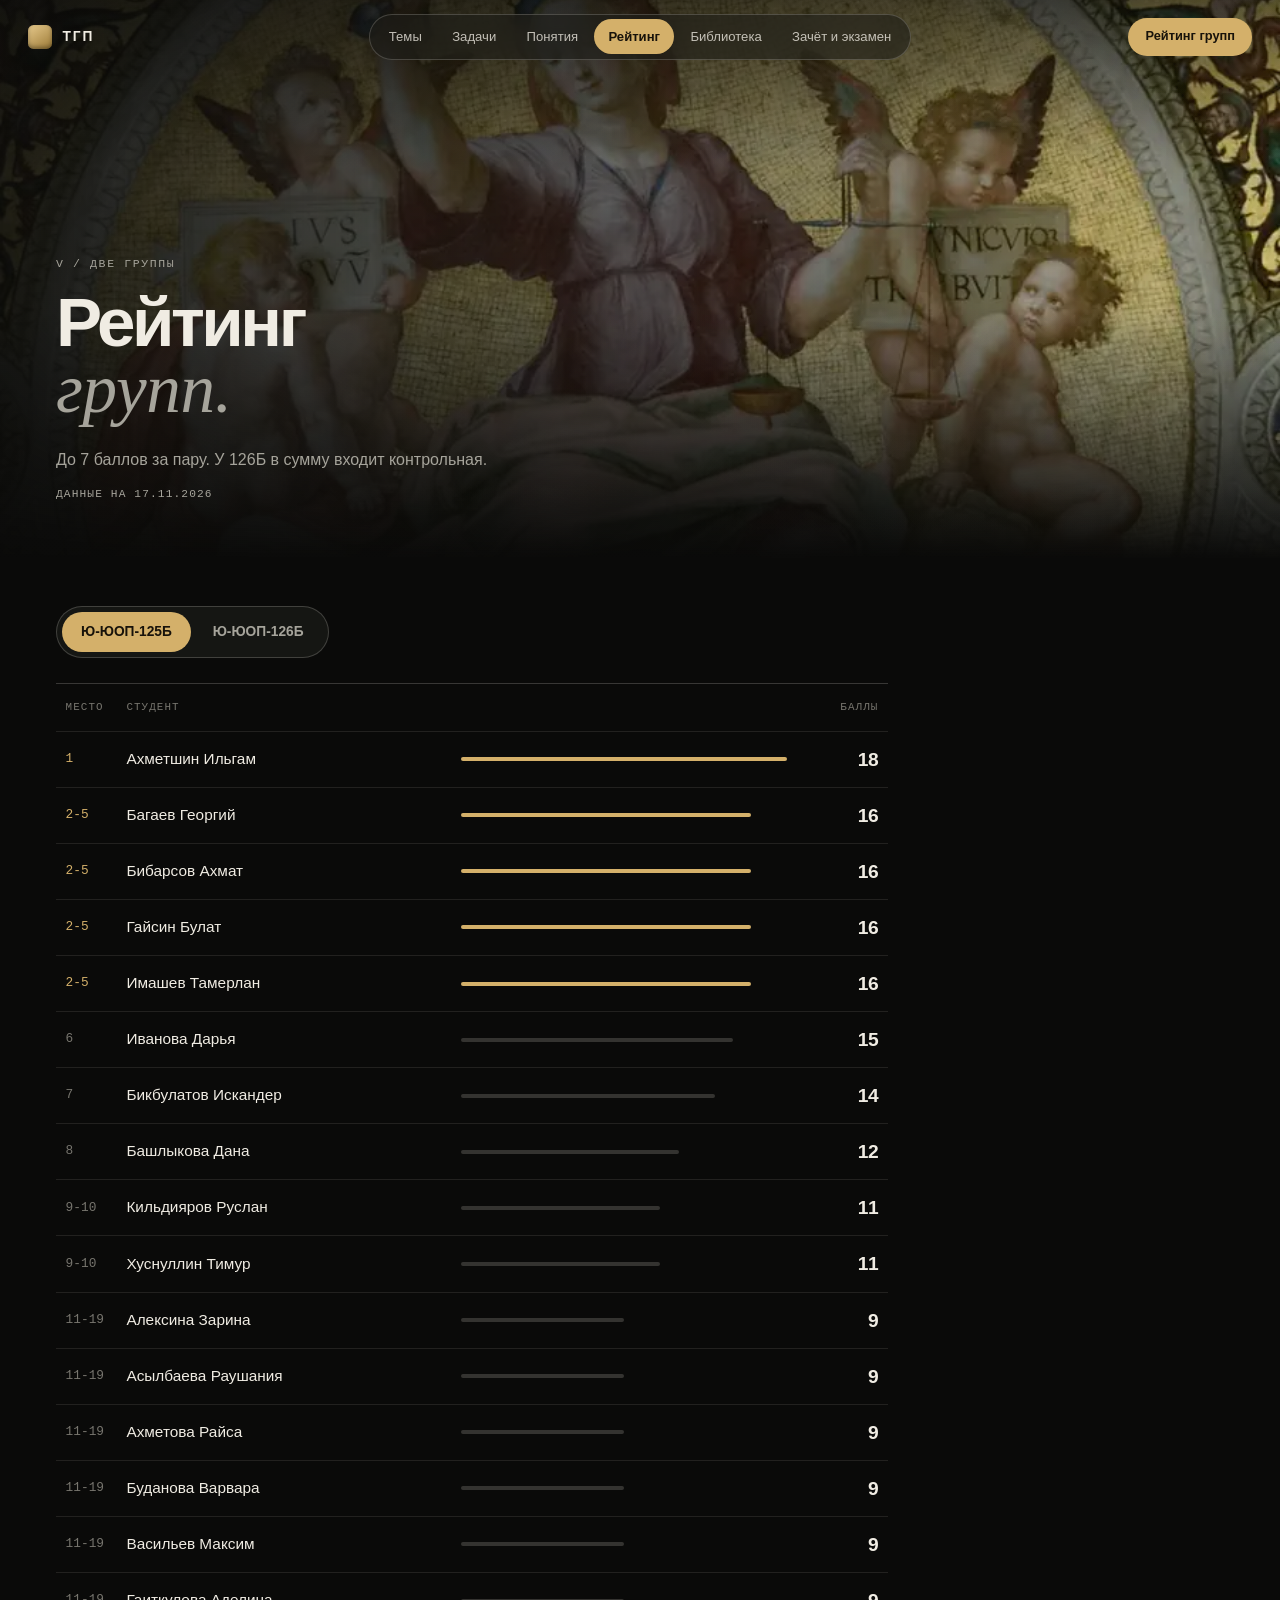
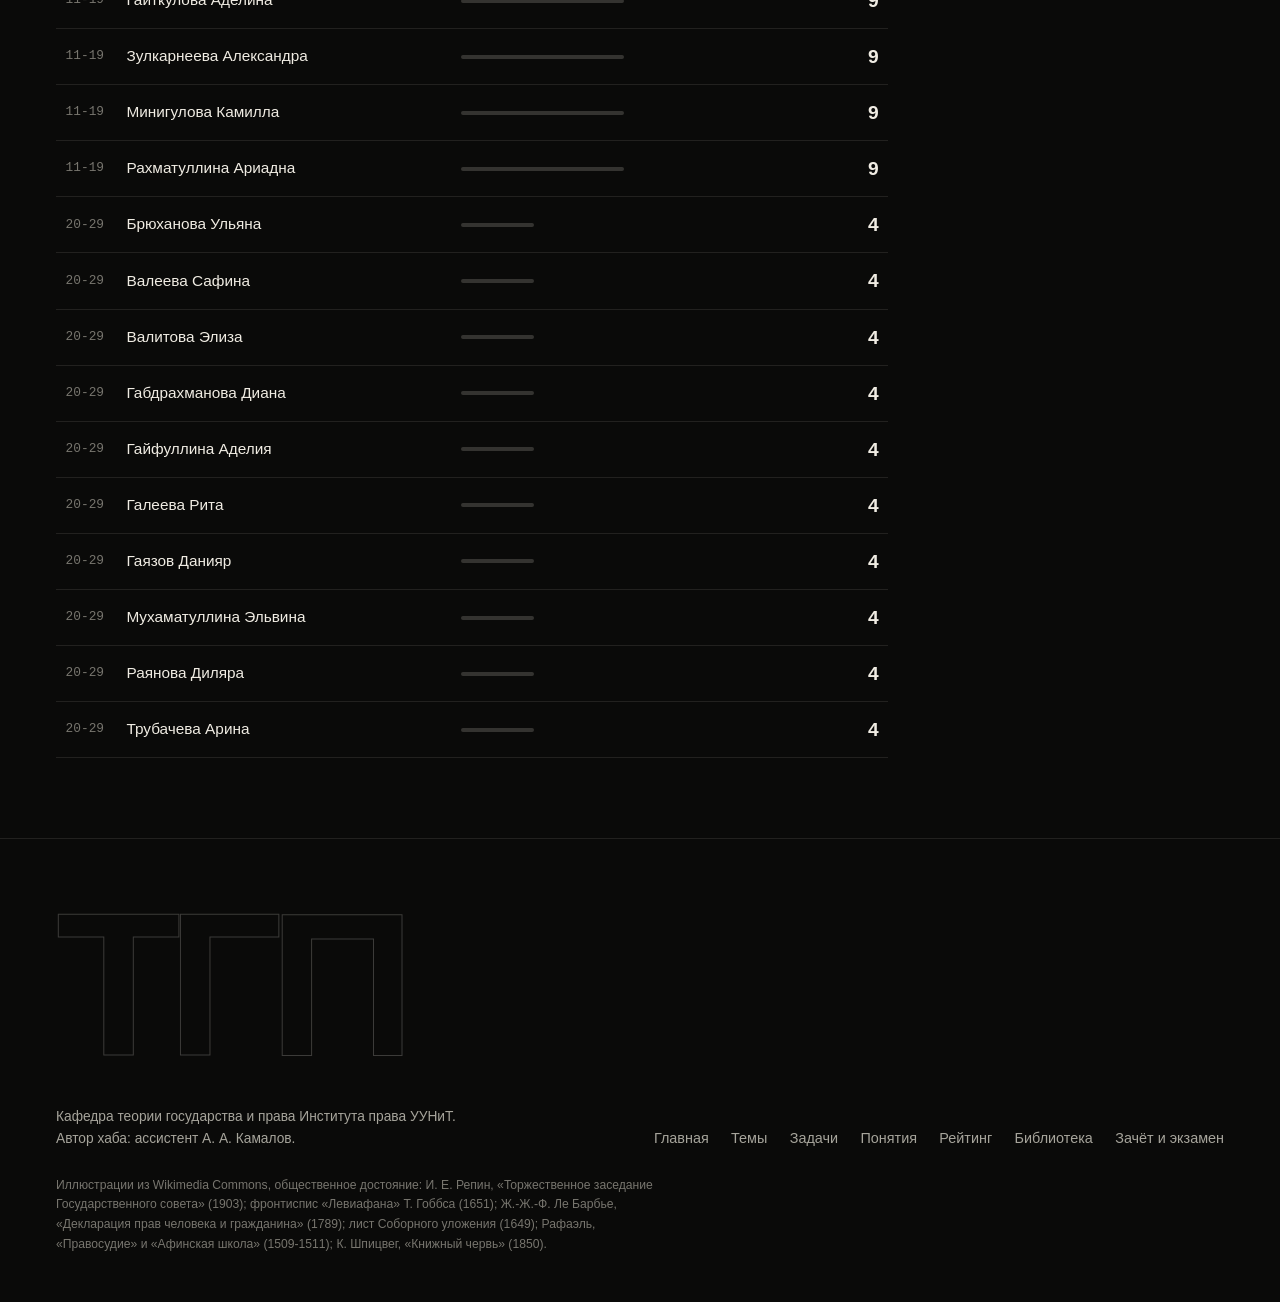
<file: reyting.html>
<!doctype html><html lang="ru"><head><meta charset="utf-8"><meta name="viewport" content="width=device-width,initial-scale=1,viewport-fit=cover"><meta http-equiv="Content-Security-Policy" content="default-src 'none'; script-src 'self'; style-src 'self' https://fonts.googleapis.com; font-src https://fonts.gstatic.com; img-src 'self'; connect-src https://docs.google.com; base-uri 'none'; form-action 'none'; object-src 'none'; frame-src 'none'; worker-src 'none'; manifest-src 'none'; media-src 'none'; upgrade-insecure-requests"><meta name="referrer" content="no-referrer"><meta name="robots" content="noindex, nofollow, noarchive"><title>Рейтинг: ТГП: семинары</title><meta name="description" content="Семинары по теории государства и права для групп Ю-ЮОП-125Б и Ю-ЮОП-126Б Института права УУНиТ."><meta name="theme-color" content="#0a0a09"><link rel="preconnect" href="https://fonts.googleapis.com"><link rel="preconnect" href="https://fonts.gstatic.com" crossorigin><link rel="stylesheet" href="https://fonts.googleapis.com/css2?family=Inter+Tight:wght@600;700&family=Inter:wght@400;500;600&family=Cormorant+Garamond:ital,wght@1,500;1,600&family=JetBrains+Mono:wght@500&display=swap"><link rel="stylesheet" href="assets/site.css"></head><body><a class="skip" href="#main">К содержанию</a><header class="hdr" id="hdr"><div class="wrap"><a class="logo" href="index.html" aria-label="На главную"><i aria-hidden="true"></i><b>ТГП</b></a><nav class="pill" aria-label="Разделы"><a href="temy.html">Темы</a><a href="zadachi.html">Задачи</a><a href="ponyatiya.html">Понятия</a><a href="reyting.html" aria-current="page">Рейтинг</a><a href="biblioteka.html">Библиотека</a><a href="ekzamen.html">Зачёт и экзамен</a></nav><div class="hcta"><a class="btn gold sm" href="reyting.html">Рейтинг групп</a><button class="btn ghost sm menu-btn" type="button" id="menuBtn" aria-expanded="false" aria-controls="menu">Меню</button></div></div></header><div class="menu" id="menu" role="dialog" aria-modal="true" aria-label="Разделы"><button class="btn ghost sm close" type="button" id="menuClose">Закрыть</button><a href="index.html">Главная</a><a href="temy.html">Темы</a><a href="zadachi.html">Задачи</a><a href="ponyatiya.html">Понятия</a><a href="reyting.html" aria-current="page">Рейтинг</a><a href="biblioteka.html">Библиотека</a><a href="ekzamen.html">Зачёт и экзамен</a></div><section class="ph"><img class="bg op-50-38" src="img/iust.webp" alt=""><div class="wrap"><p class="kick">V / Две группы</p><h1>Рейтинг <em class="it">групп.</em></h1><div class="side"><p class="intro">До 7 баллов за пару. У 126Б в сумму входит контрольная.</p><span class="stat" id="rating-status">Данные на 17.11.2026</span></div></div></section><main id="main"><div class="wrap content"><div id="rating-app"><p class="soon">Загружаю рейтинг…</p></div></div></main><footer class="ftr"><div class="wrap"><p class="big" aria-hidden="true">ТГП</p><div class="cols"><div><p>Кафедра теории государства и права Института права УУНиТ.</p><p>Автор хаба: ассистент А. А. Камалов.</p></div><nav aria-label="Все разделы"><a href="index.html">Главная</a><a href="temy.html">Темы</a><a href="zadachi.html">Задачи</a><a href="ponyatiya.html">Понятия</a><a href="reyting.html">Рейтинг</a><a href="biblioteka.html">Библиотека</a><a href="ekzamen.html">Зачёт и экзамен</a></nav></div><p class="cred">Иллюстрации из Wikimedia Commons, общественное достояние: И. Е. Репин, «Торжественное заседание Государственного совета» (1903); фронтиспис «Левиафана» Т. Гоббса (1651); Ж.-Ж.-Ф. Ле Барбье, «Декларация прав человека и гражданина» (1789); лист Соборного уложения (1649); Рафаэль, «Правосудие» и «Афинская школа» (1509-1511); К. Шпицвег, «Книжный червь» (1850).</p></div></footer><script type="application/json" id="rating-data">{"sheet": "13JwUGCES-wl4gL-OFKrRcFvb6S3X6DMHfyFlnB_CjIU", "groups": [{"key": "125", "tab": "125Б", "title": "Ю-ЮОП-125Б", "rows": [["Алексина Зарина", 9.0], ["Асылбаева Раушания", 9.0], ["Ахметова Райса", 9.0], ["Ахметшин Ильгам", 18.0], ["Багаев Георгий", 16.0], ["Башлыкова Дана", 12.0], ["Бибарсов Ахмат", 16.0], ["Бикбулатов Искандер", 14.0], ["Брюханова Ульяна", 4.0], ["Буданова Варвара", 9.0], ["Валеева Сафина", 4.0], ["Валитова Элиза", 4.0], ["Васильев Максим", 9.0], ["Габдрахманова Диана", 4.0], ["Гаиткулова Аделина", 9.0], ["Гайсин Булат", 16.0], ["Гайфуллина Аделия", 4.0], ["Галеева Рита", 4.0], ["Гаязов Данияр", 4.0], ["Зулкарнеева Александра", 9.0], ["Иванова Дарья", 15.0], ["Имашев Тамерлан", 16.0], ["Минигулова Камилла", 9.0], ["Мухаматуллина Эльвина", 4.0], ["Рахматуллина Ариадна", 9.0], ["Раянова Диляра", 4.0], ["Трубачева Арина", 4.0], ["Хуснуллин Тимур", 11.0], ["Кильдияров Руслан", 11.0]]}, {"key": "126", "tab": "126Б", "title": "Ю-ЮОП-126Б", "rows": [["Алтыншина Айгузель", 8.0], ["Владимирова Мария", 10.0], ["Гилязова София", 9.0], ["Гималетдинова Азалия", 12.0], ["Гришина Элина", 9.0], ["Губайдуллин Михаил", 6.0], ["Джамалутдинова Аминат", 13.5], ["Диронов Александр", 6.0], ["Ефимова Диана", 16.0], ["Ефимова Полина", 13.0], ["Загидуллина Анастасия", 9.0], ["Зайнагабдинова Милана", 11.0], ["Зайцева Надежда", 13.0], ["Заманов Равиль", 15.0], ["Зарипова Айгуль", 10.0], ["Ибрагимова Злата", 5.0], ["Кудакаев Дамир", 9.0], ["Константинова Кира", 10.0], ["Маскайкина Анастасия", 9.0], ["Набиева Лия", 0.0], ["Нигаматова Дарина", 7.0], ["Суярембитова Алсу", 11.0], ["Файзуллина Дилара", 9.0], ["Халиков Альберт", 13.5], ["Хамидуллин Ильдар", 11.0], ["Хурматуллин Азамат", 5.0]]}]}</script><script src="assets/rating.js"></script><script src="assets/site.js"></script></body></html>
</file>
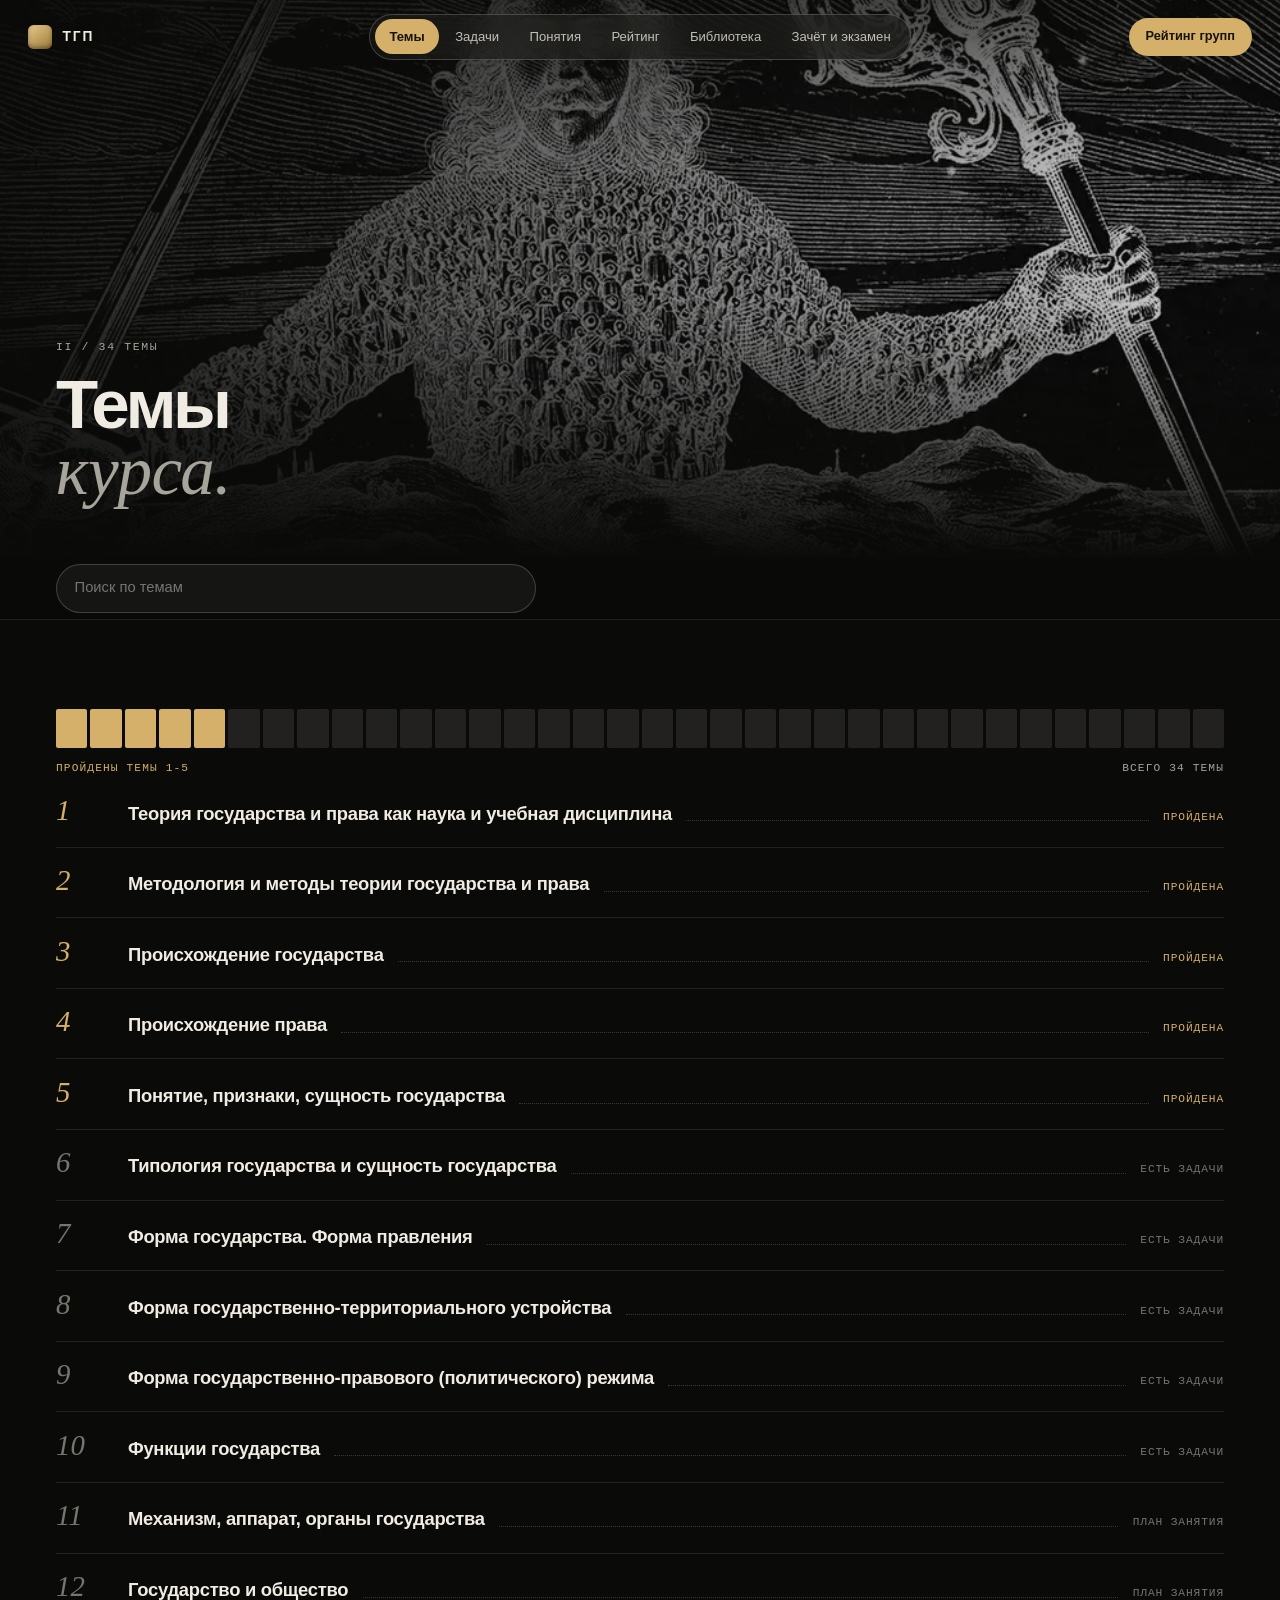
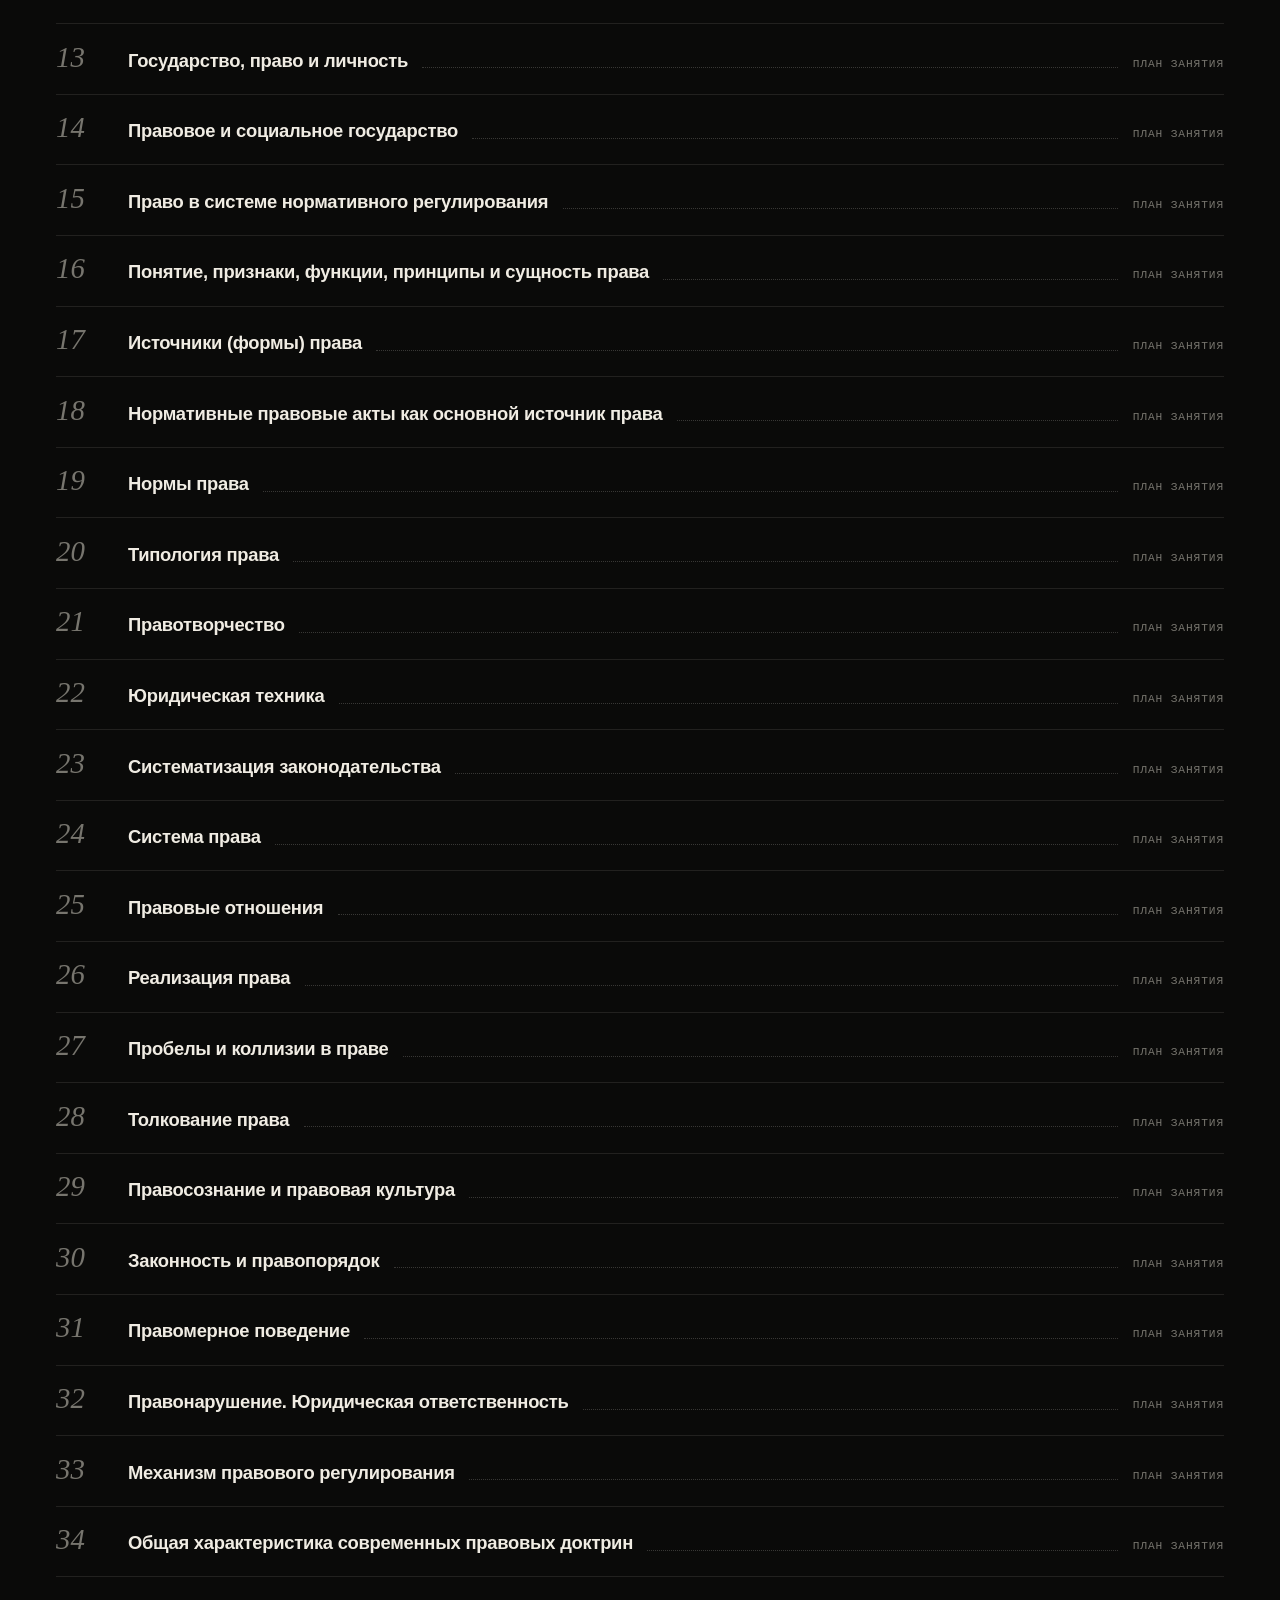
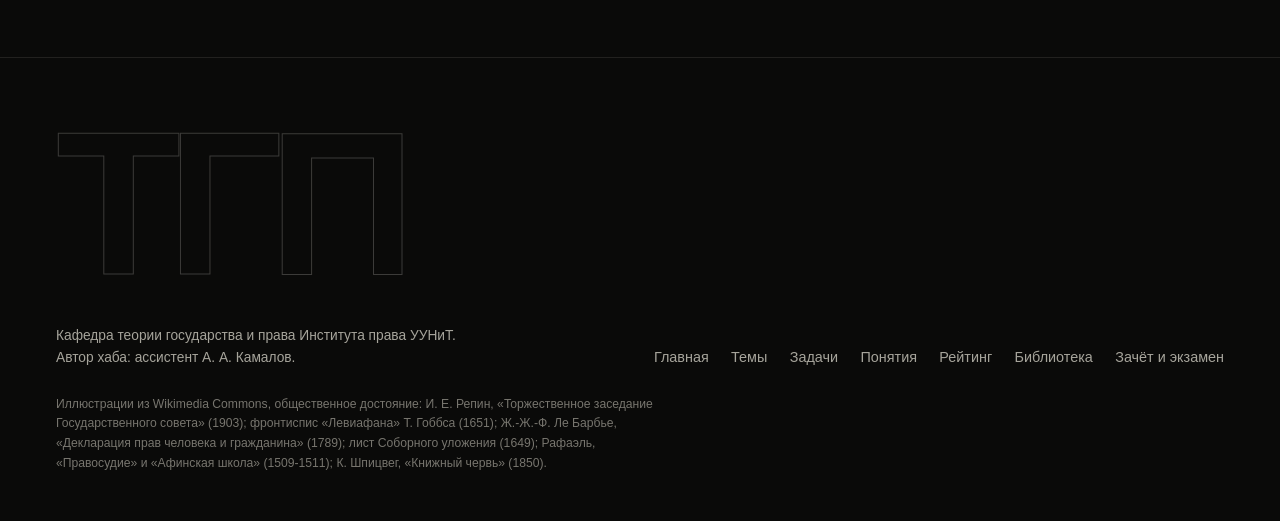
<file: temy.html>
<!doctype html><html lang="ru"><head><meta charset="utf-8"><meta name="viewport" content="width=device-width,initial-scale=1,viewport-fit=cover"><meta http-equiv="Content-Security-Policy" content="default-src 'none'; script-src 'self'; style-src 'self' https://fonts.googleapis.com; font-src https://fonts.gstatic.com; img-src 'self'; connect-src https://docs.google.com; base-uri 'none'; form-action 'none'; object-src 'none'; frame-src 'none'; worker-src 'none'; manifest-src 'none'; media-src 'none'; upgrade-insecure-requests"><meta name="referrer" content="no-referrer"><meta name="robots" content="noindex, nofollow, noarchive"><title>Темы: ТГП: семинары</title><meta name="description" content="Семинары по теории государства и права для групп Ю-ЮОП-125Б и Ю-ЮОП-126Б Института права УУНиТ."><meta name="theme-color" content="#0a0a09"><link rel="preconnect" href="https://fonts.googleapis.com"><link rel="preconnect" href="https://fonts.gstatic.com" crossorigin><link rel="stylesheet" href="https://fonts.googleapis.com/css2?family=Inter+Tight:wght@600;700&family=Inter:wght@400;500;600&family=Cormorant+Garamond:ital,wght@1,500;1,600&family=JetBrains+Mono:wght@500&display=swap"><link rel="stylesheet" href="assets/site.css"></head><body><a class="skip" href="#main">К содержанию</a><header class="hdr" id="hdr"><div class="wrap"><a class="logo" href="index.html" aria-label="На главную"><i aria-hidden="true"></i><b>ТГП</b></a><nav class="pill" aria-label="Разделы"><a href="temy.html" aria-current="page">Темы</a><a href="zadachi.html">Задачи</a><a href="ponyatiya.html">Понятия</a><a href="reyting.html">Рейтинг</a><a href="biblioteka.html">Библиотека</a><a href="ekzamen.html">Зачёт и экзамен</a></nav><div class="hcta"><a class="btn gold sm" href="reyting.html">Рейтинг групп</a><button class="btn ghost sm menu-btn" type="button" id="menuBtn" aria-expanded="false" aria-controls="menu">Меню</button></div></div></header><div class="menu" id="menu" role="dialog" aria-modal="true" aria-label="Разделы"><button class="btn ghost sm close" type="button" id="menuClose">Закрыть</button><a href="index.html">Главная</a><a href="temy.html" aria-current="page">Темы</a><a href="zadachi.html">Задачи</a><a href="ponyatiya.html">Понятия</a><a href="reyting.html">Рейтинг</a><a href="biblioteka.html">Библиотека</a><a href="ekzamen.html">Зачёт и экзамен</a></div><section class="ph"><img class="bg inv op-50-30" src="img/lev_dark.webp" alt=""><div class="wrap"><p class="kick">II / 34 темы</p><h1>Темы <em class="it">курса.</em></h1></div></section><main id="main"><div class="tools"><div class="wrap"><input id="q" type="search" placeholder="Поиск по темам" autocomplete="off" aria-label="Поиск по темам"><span class="count" id="count" aria-live="polite"></span></div></div><div class="wrap content"><div class="topics"><div class="ruler" aria-label="Темы с вопросами: 10 из 34"><div class="ticks"><a class="tick on" href="#topic-1" title="Тема 1. Теория государства и права как наука и учебная дисциплина"><span class="sr">Тема 1</span></a><a class="tick on" href="#topic-2" title="Тема 2. Методология и методы теории государства и права"><span class="sr">Тема 2</span></a><a class="tick on" href="#topic-3" title="Тема 3. Происхождение государства"><span class="sr">Тема 3</span></a><a class="tick on" href="#topic-4" title="Тема 4. Происхождение права"><span class="sr">Тема 4</span></a><a class="tick on" href="#topic-5" title="Тема 5. Понятие, признаки, сущность государства"><span class="sr">Тема 5</span></a><a class="tick" href="#topic-6" title="Тема 6. Типология государства и сущность государства"><span class="sr">Тема 6</span></a><a class="tick" href="#topic-7" title="Тема 7. Форма государства. Форма правления"><span class="sr">Тема 7</span></a><a class="tick" href="#topic-8" title="Тема 8. Форма государственно-территориального устройства"><span class="sr">Тема 8</span></a><a class="tick" href="#topic-9" title="Тема 9. Форма государственно-правового (политического) режима"><span class="sr">Тема 9</span></a><a class="tick" href="#topic-10" title="Тема 10. Функции государства"><span class="sr">Тема 10</span></a><a class="tick" href="#topic-11" title="Тема 11. Механизм, аппарат, органы государства"><span class="sr">Тема 11</span></a><a class="tick" href="#topic-12" title="Тема 12. Государство и общество"><span class="sr">Тема 12</span></a><a class="tick" href="#topic-13" title="Тема 13. Государство, право и личность"><span class="sr">Тема 13</span></a><a class="tick" href="#topic-14" title="Тема 14. Правовое и социальное государство"><span class="sr">Тема 14</span></a><a class="tick" href="#topic-15" title="Тема 15. Право в системе нормативного регулирования"><span class="sr">Тема 15</span></a><a class="tick" href="#topic-16" title="Тема 16. Понятие, признаки, функции, принципы и сущность права"><span class="sr">Тема 16</span></a><a class="tick" href="#topic-17" title="Тема 17. Источники (формы) права"><span class="sr">Тема 17</span></a><a class="tick" href="#topic-18" title="Тема 18. Нормативные правовые акты как основной источник права"><span class="sr">Тема 18</span></a><a class="tick" href="#topic-19" title="Тема 19. Нормы права"><span class="sr">Тема 19</span></a><a class="tick" href="#topic-20" title="Тема 20. Типология права"><span class="sr">Тема 20</span></a><a class="tick" href="#topic-21" title="Тема 21. Правотворчество"><span class="sr">Тема 21</span></a><a class="tick" href="#topic-22" title="Тема 22. Юридическая техника"><span class="sr">Тема 22</span></a><a class="tick" href="#topic-23" title="Тема 23. Систематизация законодательства"><span class="sr">Тема 23</span></a><a class="tick" href="#topic-24" title="Тема 24. Система права"><span class="sr">Тема 24</span></a><a class="tick" href="#topic-25" title="Тема 25. Правовые отношения"><span class="sr">Тема 25</span></a><a class="tick" href="#topic-26" title="Тема 26. Реализация права"><span class="sr">Тема 26</span></a><a class="tick" href="#topic-27" title="Тема 27. Пробелы и коллизии в праве"><span class="sr">Тема 27</span></a><a class="tick" href="#topic-28" title="Тема 28. Толкование права"><span class="sr">Тема 28</span></a><a class="tick" href="#topic-29" title="Тема 29. Правосознание и правовая культура"><span class="sr">Тема 29</span></a><a class="tick" href="#topic-30" title="Тема 30. Законность и правопорядок"><span class="sr">Тема 30</span></a><a class="tick" href="#topic-31" title="Тема 31. Правомерное поведение"><span class="sr">Тема 31</span></a><a class="tick" href="#topic-32" title="Тема 32. Правонарушение. Юридическая ответственность"><span class="sr">Тема 32</span></a><a class="tick" href="#topic-33" title="Тема 33. Механизм правового регулирования"><span class="sr">Тема 33</span></a><a class="tick" href="#topic-34" title="Тема 34. Общая характеристика современных правовых доктрин"><span class="sr">Тема 34</span></a></div><div class="rlab"><span>Пройдены темы 1-5</span><span>Всего 34 темы</span></div></div><details class="topic s" id="topic-1"><summary><span class="tn" aria-label="Тема 1">1</span><span class="tt">Теория государства и права как наука и учебная дисциплина</span><span class="dots" aria-hidden="true"></span><span class="badge on">пройдена</span></summary><div class="tb"><ol class="plan"><li>Понятие «наука»: общая характеристика и классификация</li><li>Понятие и предмет теории государства и права</li><li>Теория государства и права в системе общественных и юридических наук</li><li>Функции теории государства и права как науки и учебной дисциплины</li><li>Система юридических наук. Место теории государства и права в системе юридических наук</li></ol><p class="totasks"><a href="zadachi.html#tasks-1">Задачи к теме <span class="cnt">2</span></a></p></div></details><details class="topic s" id="topic-2"><summary><span class="tn" aria-label="Тема 2">2</span><span class="tt">Методология и методы теории государства и права</span><span class="dots" aria-hidden="true"></span><span class="badge on">пройдена</span></summary><div class="tb"><ol class="plan"><li>Методология теории государства и права: содержания понятия</li><li>Философские подходы к изучению теории государства и права</li><li>Общенаучные методы теории государства и права</li><li>Частно-научные методы теории государства и права</li><li>Специально-юридические методы теории государства и права</li></ol><p class="totasks"><a href="zadachi.html#tasks-2">Задачи к теме <span class="cnt">2</span></a></p></div></details><details class="topic s" id="topic-3"><summary><span class="tn" aria-label="Тема 3">3</span><span class="tt">Происхождение государства</span><span class="dots" aria-hidden="true"></span><span class="badge on">пройдена</span></summary><div class="tb"><ol class="plan"><li>Первобытное общество: понятие и признаки</li><li>Общественная (социальная) власть: понятие и признаки</li><li>Организация и формы осуществления власти в первобытном обществе</li><li>Основные теории (концепции) происхождения государства</li><li>Причины, исторические условия и основные закономерности происхождения государства</li><li>Формы (пути, способы) возникновения государства</li></ol><p class="totasks"><a href="zadachi.html#tasks-3">Задачи к теме <span class="cnt">3</span></a></p></div></details><details class="topic s" id="topic-4"><summary><span class="tn" aria-label="Тема 4">4</span><span class="tt">Происхождение права</span><span class="dots" aria-hidden="true"></span><span class="badge on">пройдена</span></summary><div class="tb"><ol class="plan"><li>Социальные нормы первобытного общества. Мононормы</li><li>Основные теории (концепции) происхождения права</li><li>Функции права в ранних обществах</li><li>Особенности и основные способы образования права (санкционирование, создание прецедентов, правотворчество)</li></ol><p class="totasks"><a href="zadachi.html#tasks-4">Задачи к теме <span class="cnt">2</span></a></p></div></details><details class="topic s" id="topic-5"><summary><span class="tn" aria-label="Тема 5">5</span><span class="tt">Понятие, признаки, сущность государства</span><span class="dots" aria-hidden="true"></span><span class="badge on">пройдена</span></summary><div class="tb"><ol class="plan"><li>Подходы к понятию государства</li><li>Признаки государства (население, территория, публичная власть, суверенитет, государственный аппарат, правовая система, налоги, государственные символы)</li><li>Факультативные признаки государства</li><li>Сущность государства</li><li>Эволюция представлений о сущности и социальном назначении государства</li></ol><p class="totasks"><a href="zadachi.html#tasks-5">Задачи к теме <span class="cnt">3</span></a></p></div></details><details class="topic s" id="topic-6"><summary><span class="tn" aria-label="Тема 6">6</span><span class="tt">Типология государства и сущность государства</span><span class="dots" aria-hidden="true"></span><span class="badge">есть задачи</span></summary><div class="tb"><ol class="plan"><li>Понятие типологии государства. Факторы, определяющие тип государства</li><li>Формационный подход к типологии государства, его достоинства и слабые стороны</li><li>Характеристика типов государства с позиции формационного подхода</li><li>Цивилизационный подход: его достоинства и слабые стороны</li><li>Характеристика типов государства с позиции цивилизационного подхода</li><li>Проблема типа современного Российского государства</li></ol><p class="totasks"><a href="zadachi.html#tasks-6">Задачи к теме <span class="cnt">2</span></a></p></div></details><details class="topic s" id="topic-7"><summary><span class="tn" aria-label="Тема 7">7</span><span class="tt">Форма государства. Форма правления</span><span class="dots" aria-hidden="true"></span><span class="badge">есть задачи</span></summary><div class="tb"><ol class="plan"><li>Понятие и элементы формы государства</li><li>Соотношение типа и формы государства</li><li>Понятие формы правления</li><li>Монархия: понятие, классификация, характеристика видов</li><li>Республика: понятие, классификация, характеристика видов</li><li>Нетипичные формы правления</li></ol><p class="totasks"><a href="zadachi.html#tasks-7">Задачи к теме <span class="cnt">3</span></a></p></div></details><details class="topic s" id="topic-8"><summary><span class="tn" aria-label="Тема 8">8</span><span class="tt">Форма государственно-территориального устройства</span><span class="dots" aria-hidden="true"></span><span class="badge">есть задачи</span></summary><div class="tb"><ol class="plan"><li>Понятие и разновидности формы государственно-территориального устройства</li><li>Простое (унитарное) государство</li><li>Сложные государства. Федерации</li><li>Объединения государств (конфедерации, содружества и др.)</li><li>Империя как историческая форма государства</li></ol><p class="totasks"><a href="zadachi.html#tasks-8">Задачи к теме <span class="cnt">2</span></a></p></div></details><details class="topic s" id="topic-9"><summary><span class="tn" aria-label="Тема 9">9</span><span class="tt">Форма государственно-правового (политического) режима</span><span class="dots" aria-hidden="true"></span><span class="badge">есть задачи</span></summary><div class="tb"><ol class="plan"><li>Понятие и элементы формы государственно-правового (политического) режима</li><li>Понятие, признаки, формы и институты демократии. Эволюция представлений о демократии</li><li>Авторитарный режим</li><li>Тоталитарный режим</li><li>Фашистский режим</li></ol><p class="totasks"><a href="zadachi.html#tasks-9">Задачи к теме <span class="cnt">2</span></a></p></div></details><details class="topic s" id="topic-10"><summary><span class="tn" aria-label="Тема 10">10</span><span class="tt">Функции государства</span><span class="dots" aria-hidden="true"></span><span class="badge">есть задачи</span></summary><div class="tb"><ol class="plan"><li>Понятие функций государства и классификация функций государства</li><li>Внутренние функции государства</li><li>Внешние функции государства</li><li>Закономерности развития функций государства</li><li>Формы и методы осуществления функций государства</li></ol><p class="totasks"><a href="zadachi.html#tasks-10">Задачи к теме <span class="cnt">2</span></a></p></div></details><details class="topic s" id="topic-11"><summary><span class="tn" aria-label="Тема 11">11</span><span class="tt">Механизм, аппарат, органы государства</span><span class="dots" aria-hidden="true"></span><span class="badge">план занятия</span></summary><div class="tb"><ol class="plan"><li>Механизм государства: понятие, структура, роль в осуществлении функций и задач государства</li><li>Государственный аппарат: понятие и структура государственного аппарата. Соотношение механизма государства и государственного аппарата</li><li>Государственный орган: понятие, признаки, виды</li><li>Принципы организации и деятельности государственных органов. Принцип разделения властей как основной критерий для классификации государственных органов</li><li>Законодательные, исполнительные, судебные органы государственной власти современной Российской Федерации</li><li>Государственный аппарат Российской Федерации: федеральный уровень</li><li>Государственный аппарат Российской Федерации: региональный уровень</li><li>Понятие, признаки, классификация и характеристика государственных учреждений и предприятий</li><li>Органы местного самоуправления и их соотношение с механизмом государства</li></ol><p class="soon">Задачи появятся к семинару по этой теме.</p></div></details><details class="topic s" id="topic-12"><summary><span class="tn" aria-label="Тема 12">12</span><span class="tt">Государство и общество</span><span class="dots" aria-hidden="true"></span><span class="badge">план занятия</span></summary><div class="tb"><ol class="plan"><li>Соотношение государства и общества</li><li>Гражданское общество: понятие, признаки, структура</li><li>Понятие и структура политической системы общества</li><li>Государство в политической системе общества</li><li>Виды партий и партийных систем</li></ol><p class="soon">Задачи появятся к семинару по этой теме.</p></div></details><details class="topic s" id="topic-13"><summary><span class="tn" aria-label="Тема 13">13</span><span class="tt">Государство, право и личность</span><span class="dots" aria-hidden="true"></span><span class="badge">план занятия</span></summary><div class="tb"><ol class="plan"><li>Права, свободы и обязанности человека и гражданина: определение понятий и их соотношение</li><li>Правовой статус личности: понятие, виды, структура, содержание</li><li>Виды и поколения прав, свобод и обязанностей человека и гражданина</li></ol><p class="soon">Задачи появятся к семинару по этой теме.</p></div></details><details class="topic s" id="topic-14"><summary><span class="tn" aria-label="Тема 14">14</span><span class="tt">Правовое и социальное государство</span><span class="dots" aria-hidden="true"></span><span class="badge">план занятия</span></summary><div class="tb"><ol class="plan"><li>Соотношение и взаимосвязь государства и права: история и современность</li><li>Предпосылки и история развития теории правового государства</li><li>Понятие, признаки и принципы правового государства</li><li>Пути формирования правового государства</li><li>Социальное государство: понятие и признаки</li></ol><p class="soon">Задачи появятся к семинару по этой теме.</p></div></details><details class="topic s" id="topic-15"><summary><span class="tn" aria-label="Тема 15">15</span><span class="tt">Право в системе нормативного регулирования</span><span class="dots" aria-hidden="true"></span><span class="badge">план занятия</span></summary><div class="tb"><ol class="plan"><li>Понятие регулятора общественных отношений. Нормативные и ненормативные регуляторы</li><li>Социальное регулирование. Понятие и функции социальных норм, их классификация и формы выражения</li><li>Общее и особенное в социальных нормах</li><li>Право в системе социальных норм. Право и обычаи. Право и традиции. Право и религия. Право и мораль, единство, различие, взаимодействие и противоречия права и морали. Право и корпоративные нормы. Социальные и технические нормы и их соотношение</li></ol><p class="soon">Задачи появятся к семинару по этой теме.</p></div></details><details class="topic s" id="topic-16"><summary><span class="tn" aria-label="Тема 16">16</span><span class="tt">Понятие, признаки, функции, принципы и сущность права</span><span class="dots" aria-hidden="true"></span><span class="badge">план занятия</span></summary><div class="tb"><ol class="plan"><li>Основные концепции правопонимания: естественно-правовая, нормативистская, историческая, психологическая, материалистическая (марксистская), социологическая школы (теории) права</li><li>Функции права: понятие, признаки и классификация</li><li>Принципы права: понятие, классификация и значение принципов права в правотворческой и правореализационной практике</li><li>Характеристика общеправовых, отраслевых и межотраслевых принципов права</li><li>Сущность права</li></ol><p class="soon">Задачи появятся к семинару по этой теме.</p></div></details><details class="topic s" id="topic-17"><summary><span class="tn" aria-label="Тема 17">17</span><span class="tt">Источники (формы) права</span><span class="dots" aria-hidden="true"></span><span class="badge">план занятия</span></summary><div class="tb"><ol class="plan"><li>Понятие и признаки источников (форм) права</li><li>Правовые обычаи</li><li>Правовые доктрины</li><li>Принципы права как источник права</li><li>Юридические прецеденты</li><li>Нормативные договоры</li><li>Нормативные правовые акты</li><li>Источники права современной России</li></ol><p class="soon">Задачи появятся к семинару по этой теме.</p></div></details><details class="topic s" id="topic-18"><summary><span class="tn" aria-label="Тема 18">18</span><span class="tt">Нормативные правовые акты как основной источник права</span><span class="dots" aria-hidden="true"></span><span class="badge">план занятия</span></summary><div class="tb"><ol class="plan"><li>Понятие и признаки нормативных правовых актов</li><li>Классификация нормативных правовых актов</li><li>Структура, логика и реквизиты нормативных правовых актов</li><li>Вступление в силу и отмена нормативных правовых актов</li></ol><p class="soon">Задачи появятся к семинару по этой теме.</p></div></details><details class="topic s" id="topic-19"><summary><span class="tn" aria-label="Тема 19">19</span><span class="tt">Нормы права</span><span class="dots" aria-hidden="true"></span><span class="badge">план занятия</span></summary><div class="tb"><ol class="plan"><li>Понятие и признаки норм права</li><li>Классификация норм права</li><li>Структура нормы права</li><li>Соотношение норм права и статей (пунктов) нормативных правовых актов</li><li>Способы изложения норм права в нормативных правовых актах</li></ol><p class="soon">Задачи появятся к семинару по этой теме.</p></div></details><details class="topic s" id="topic-20"><summary><span class="tn" aria-label="Тема 20">20</span><span class="tt">Типология права</span><span class="dots" aria-hidden="true"></span><span class="badge">план занятия</span></summary><div class="tb"><ol class="plan"><li>Правовая система общества: понятие и структура</li><li>Классификация правовых систем. Сравнительное правоведение</li><li>Характеристика основных правовых семей народов мира</li><li>Российская правовая система</li></ol><p class="soon">Задачи появятся к семинару по этой теме.</p></div></details><details class="topic s" id="topic-21"><summary><span class="tn" aria-label="Тема 21">21</span><span class="tt">Правотворчество</span><span class="dots" aria-hidden="true"></span><span class="badge">план занятия</span></summary><div class="tb"><ol class="plan"><li>Правообразование и правотворчество</li><li>Понятие и виды правотворчества</li><li>Субъекты и принципы правотворчества</li><li>Стадии правотворчества</li><li>Особенности законотворческого процесса в Российской Федерации. Законотворчество субъектов Российской Федерации</li><li>Действие нормативного правового акта во времени. Обратная сила закона. «Переживание» закона</li><li>Действие нормативных правовых актов в пространстве и по кругу лиц</li></ol><p class="soon">Задачи появятся к семинару по этой теме.</p></div></details><details class="topic s" id="topic-22"><summary><span class="tn" aria-label="Тема 22">22</span><span class="tt">Юридическая техника</span><span class="dots" aria-hidden="true"></span><span class="badge">план занятия</span></summary><div class="tb"><ol class="plan"><li>Понятие юридической техники</li><li>Принципы и правила юридической техники</li><li>Правила юридической техники</li><li>Юридический язык</li><li>Краткая характеристика видов юридической техники: правотворческой, правореализационной, правоприменительной, правоинтерпретационной и техники систематизации законодательства</li></ol><p class="soon">Задачи появятся к семинару по этой теме.</p></div></details><details class="topic s" id="topic-23"><summary><span class="tn" aria-label="Тема 23">23</span><span class="tt">Систематизация законодательства</span><span class="dots" aria-hidden="true"></span><span class="badge">план занятия</span></summary><div class="tb"><ol class="plan"><li>Понятие и виды систематизации законодательства</li><li>Учет законодательства</li><li>Инкорпорация законодательства</li><li>Консолидация законодательства</li><li>Кодификация законодательства</li><li>Современные способы учета нормативно-правовых актов</li></ol><p class="soon">Задачи появятся к семинару по этой теме.</p></div></details><details class="topic s" id="topic-24"><summary><span class="tn" aria-label="Тема 24">24</span><span class="tt">Система права</span><span class="dots" aria-hidden="true"></span><span class="badge">план занятия</span></summary><div class="tb"><ol class="plan"><li>Понятие и структурные элементы системы права</li><li>Публичное и частное, материальное и процессуальное право</li><li>Отрасли, подотрасли, институты и субинституты права</li><li>Соотношение системы права и системы законодательства</li><li>Соотношение системы права, системы законодательства и правовой системы</li><li>Пути совершенствования системы права и системы законодательства</li></ol><p class="soon">Задачи появятся к семинару по этой теме.</p></div></details><details class="topic s" id="topic-25"><summary><span class="tn" aria-label="Тема 25">25</span><span class="tt">Правовые отношения</span><span class="dots" aria-hidden="true"></span><span class="badge">план занятия</span></summary><div class="tb"><ol class="plan"><li>Понятие, предпосылки и признаки правовых отношений (правоотношений)</li><li>Классификация правоотношений</li><li>Состав (структура) правоотношения</li><li>Характеристика субъектов, объектов и содержания правоотношений</li><li>Юридические факты. Фактический состав</li></ol><p class="soon">Задачи появятся к семинару по этой теме.</p></div></details><details class="topic s" id="topic-26"><summary><span class="tn" aria-label="Тема 26">26</span><span class="tt">Реализация права</span><span class="dots" aria-hidden="true"></span><span class="badge">план занятия</span></summary><div class="tb"><ol class="plan"><li>Понятие и формы реализации права</li><li>Использование субъективных прав, исполнение обязанностей, соблюдение запретов</li><li>Правоприменение как особая форма реализации права: понятие, признаки, принципы и стадии</li><li>Акты применения права (правоприменительные акты)</li></ol><p class="soon">Задачи появятся к семинару по этой теме.</p></div></details><details class="topic s" id="topic-27"><summary><span class="tn" aria-label="Тема 27">27</span><span class="tt">Пробелы и коллизии в праве</span><span class="dots" aria-hidden="true"></span><span class="badge">план занятия</span></summary><div class="tb"><ol class="plan"><li>Понятие и виды пробелов в праве</li><li>Способы восполнения (устранения) и преодоления пробелов</li><li>Понятие, виды и способы разрешения правовых коллизий</li></ol><p class="soon">Задачи появятся к семинару по этой теме.</p></div></details><details class="topic s" id="topic-28"><summary><span class="tn" aria-label="Тема 28">28</span><span class="tt">Толкование права</span><span class="dots" aria-hidden="true"></span><span class="badge">план занятия</span></summary><div class="tb"><ol class="plan"><li>Понятие и значение толкования права</li><li>Виды толкования права</li><li>Способы толкования права</li><li>Акты толкования права (интерпретационные правовые акты)</li></ol><p class="soon">Задачи появятся к семинару по этой теме.</p></div></details><details class="topic s" id="topic-29"><summary><span class="tn" aria-label="Тема 29">29</span><span class="tt">Правосознание и правовая культура</span><span class="dots" aria-hidden="true"></span><span class="badge">план занятия</span></summary><div class="tb"><ol class="plan"><li>Понятие структура и виды правосознания</li><li>Понятие, структура и виды правовой культуры</li><li>Правовой нигилизм и пути его преодоления</li><li>Правовая социализация и правовое воспитание в современном обществе</li><li>Средства и формы правового воспитания</li></ol><p class="soon">Задачи появятся к семинару по этой теме.</p></div></details><details class="topic s" id="topic-30"><summary><span class="tn" aria-label="Тема 30">30</span><span class="tt">Законность и правопорядок</span><span class="dots" aria-hidden="true"></span><span class="badge">план занятия</span></summary><div class="tb"><ol class="plan"><li>Понятие и принципы законности</li><li>Методы и средства обеспечения законности</li><li>Гарантии законности</li><li>Правопорядок</li></ol><p class="soon">Задачи появятся к семинару по этой теме.</p></div></details><details class="topic s" id="topic-31"><summary><span class="tn" aria-label="Тема 31">31</span><span class="tt">Правомерное поведение</span><span class="dots" aria-hidden="true"></span><span class="badge">план занятия</span></summary><div class="tb"><ol class="plan"><li>Понятие и признаки правомерного поведения</li><li>Характеристика видов правомерного поведения</li><li>Виды правомерного поведения по мотиву (социально-активное, конформистское, привычное и маргинальное)</li></ol><p class="soon">Задачи появятся к семинару по этой теме.</p></div></details><details class="topic s" id="topic-32"><summary><span class="tn" aria-label="Тема 32">32</span><span class="tt">Правонарушение. Юридическая ответственность</span><span class="dots" aria-hidden="true"></span><span class="badge">план занятия</span></summary><div class="tb"><ol class="plan"><li>Понятие и признаки правонарушений</li><li>Виды правонарушений</li><li>Состав правонарушений</li><li>Причины правонарушений</li><li>Понятие и признаки юридической ответственности</li><li>Виды юридической ответственности</li><li>Основания освобождения от юридической ответственности</li><li>Обстоятельства, исключающие юридическую ответственность</li></ol><p class="soon">Задачи появятся к семинару по этой теме.</p></div></details><details class="topic s" id="topic-33"><summary><span class="tn" aria-label="Тема 33">33</span><span class="tt">Механизм правового регулирования</span><span class="dots" aria-hidden="true"></span><span class="badge">план занятия</span></summary><div class="tb"><ol class="plan"><li>Понятие и основные элементы механизма правового регулирования</li><li>Механизм правового воздействия: понятие, основные элементы, соотношение с механизмом правового регулирования</li><li>Предмет и метод правового регулирования и их значение</li><li>Типы правового регулирования</li><li>Эффективность механизма правового регулирования</li></ol><p class="soon">Задачи появятся к семинару по этой теме.</p></div></details><details class="topic s" id="topic-34"><summary><span class="tn" aria-label="Тема 34">34</span><span class="tt">Общая характеристика современных правовых доктрин</span><span class="dots" aria-hidden="true"></span><span class="badge">план занятия</span></summary><div class="tb"><ol class="plan"><li>Основные проблемы современного понимания государства и права</li><li>Основные концепции государства и права</li><li>Современные правовые доктрины</li><li>Глобализация, цифровизация, электронное правительство. Новые технологии и право</li><li>Историческая судьба (будущее) государства и права</li><li>Концепции будущего российского государства и права</li></ol><p class="soon">Задачи появятся к семинару по этой теме.</p></div></details></div></div></main><footer class="ftr"><div class="wrap"><p class="big" aria-hidden="true">ТГП</p><div class="cols"><div><p>Кафедра теории государства и права Института права УУНиТ.</p><p>Автор хаба: ассистент А. А. Камалов.</p></div><nav aria-label="Все разделы"><a href="index.html">Главная</a><a href="temy.html">Темы</a><a href="zadachi.html">Задачи</a><a href="ponyatiya.html">Понятия</a><a href="reyting.html">Рейтинг</a><a href="biblioteka.html">Библиотека</a><a href="ekzamen.html">Зачёт и экзамен</a></nav></div><p class="cred">Иллюстрации из Wikimedia Commons, общественное достояние: И. Е. Репин, «Торжественное заседание Государственного совета» (1903); фронтиспис «Левиафана» Т. Гоббса (1651); Ж.-Ж.-Ф. Ле Барбье, «Декларация прав человека и гражданина» (1789); лист Соборного уложения (1649); Рафаэль, «Правосудие» и «Афинская школа» (1509-1511); К. Шпицвег, «Книжный червь» (1850).</p></div></footer><script src="assets/site.js"></script></body></html>
</file>
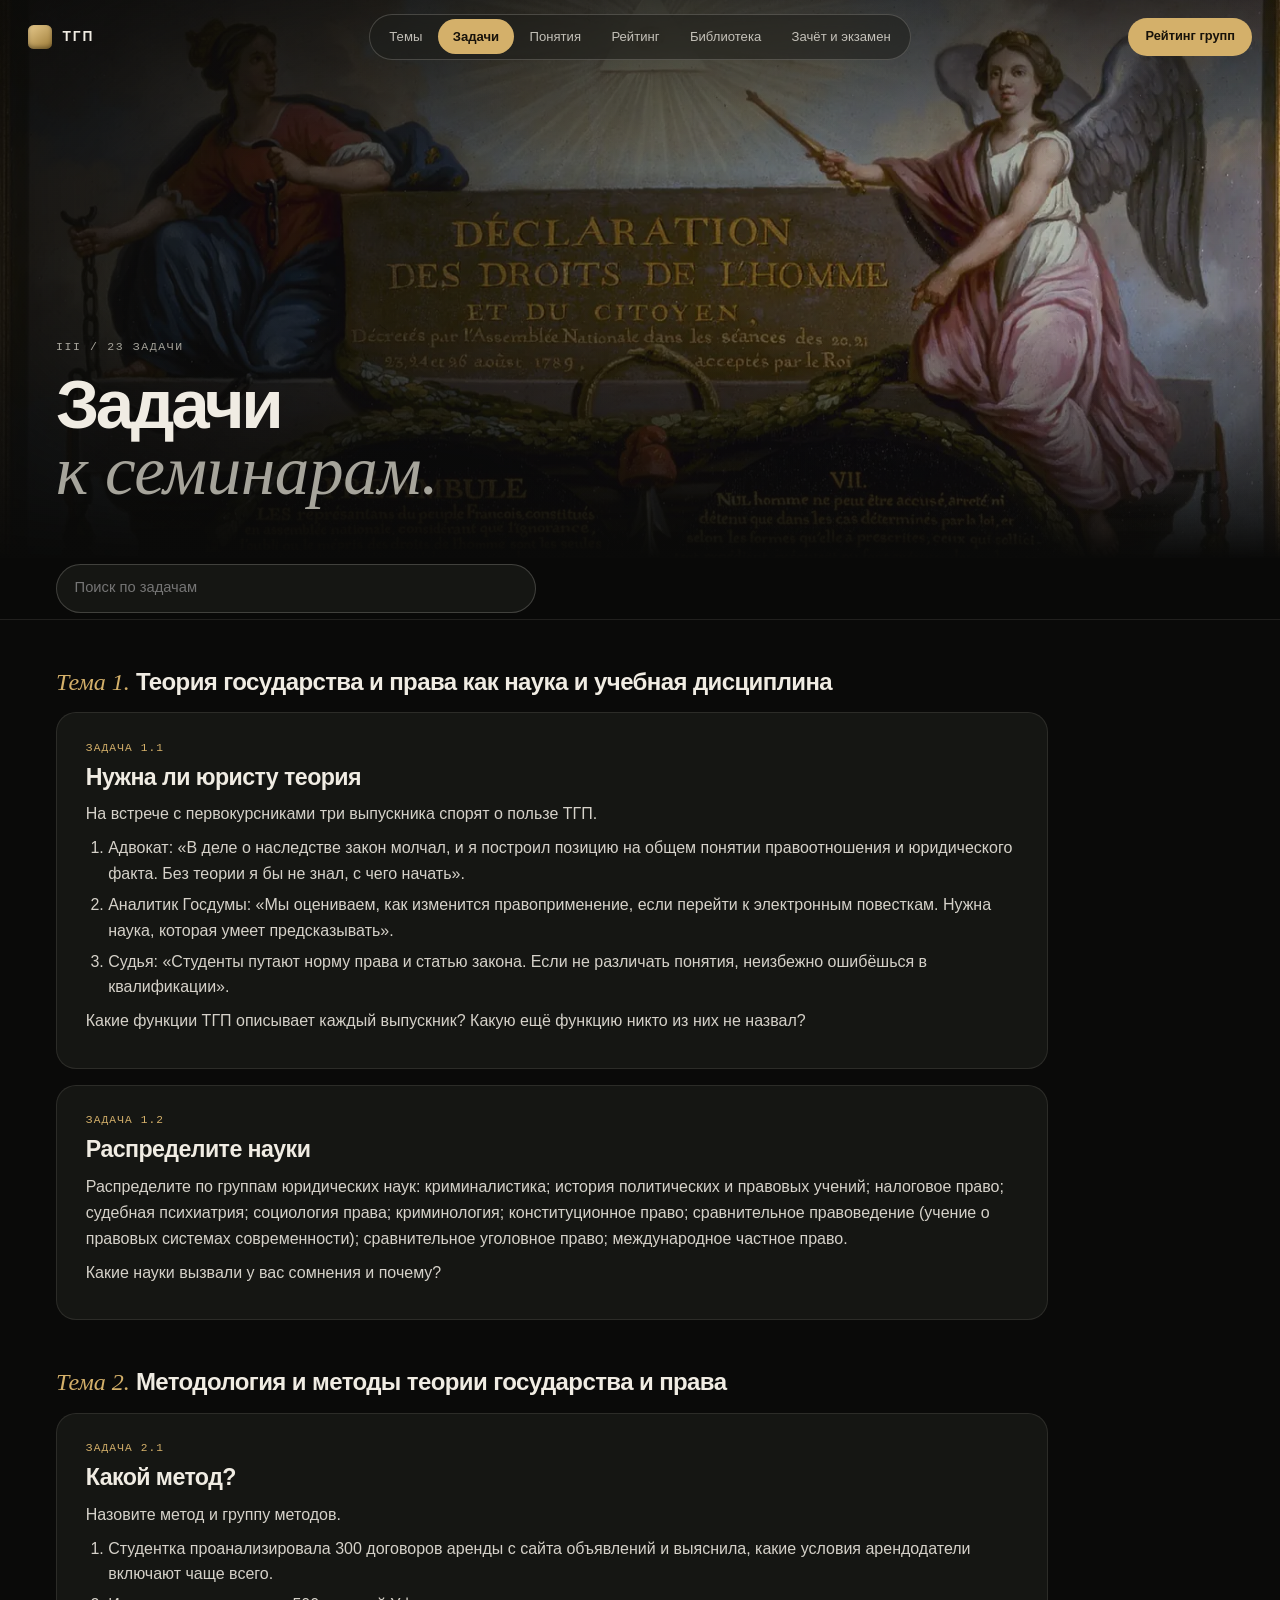
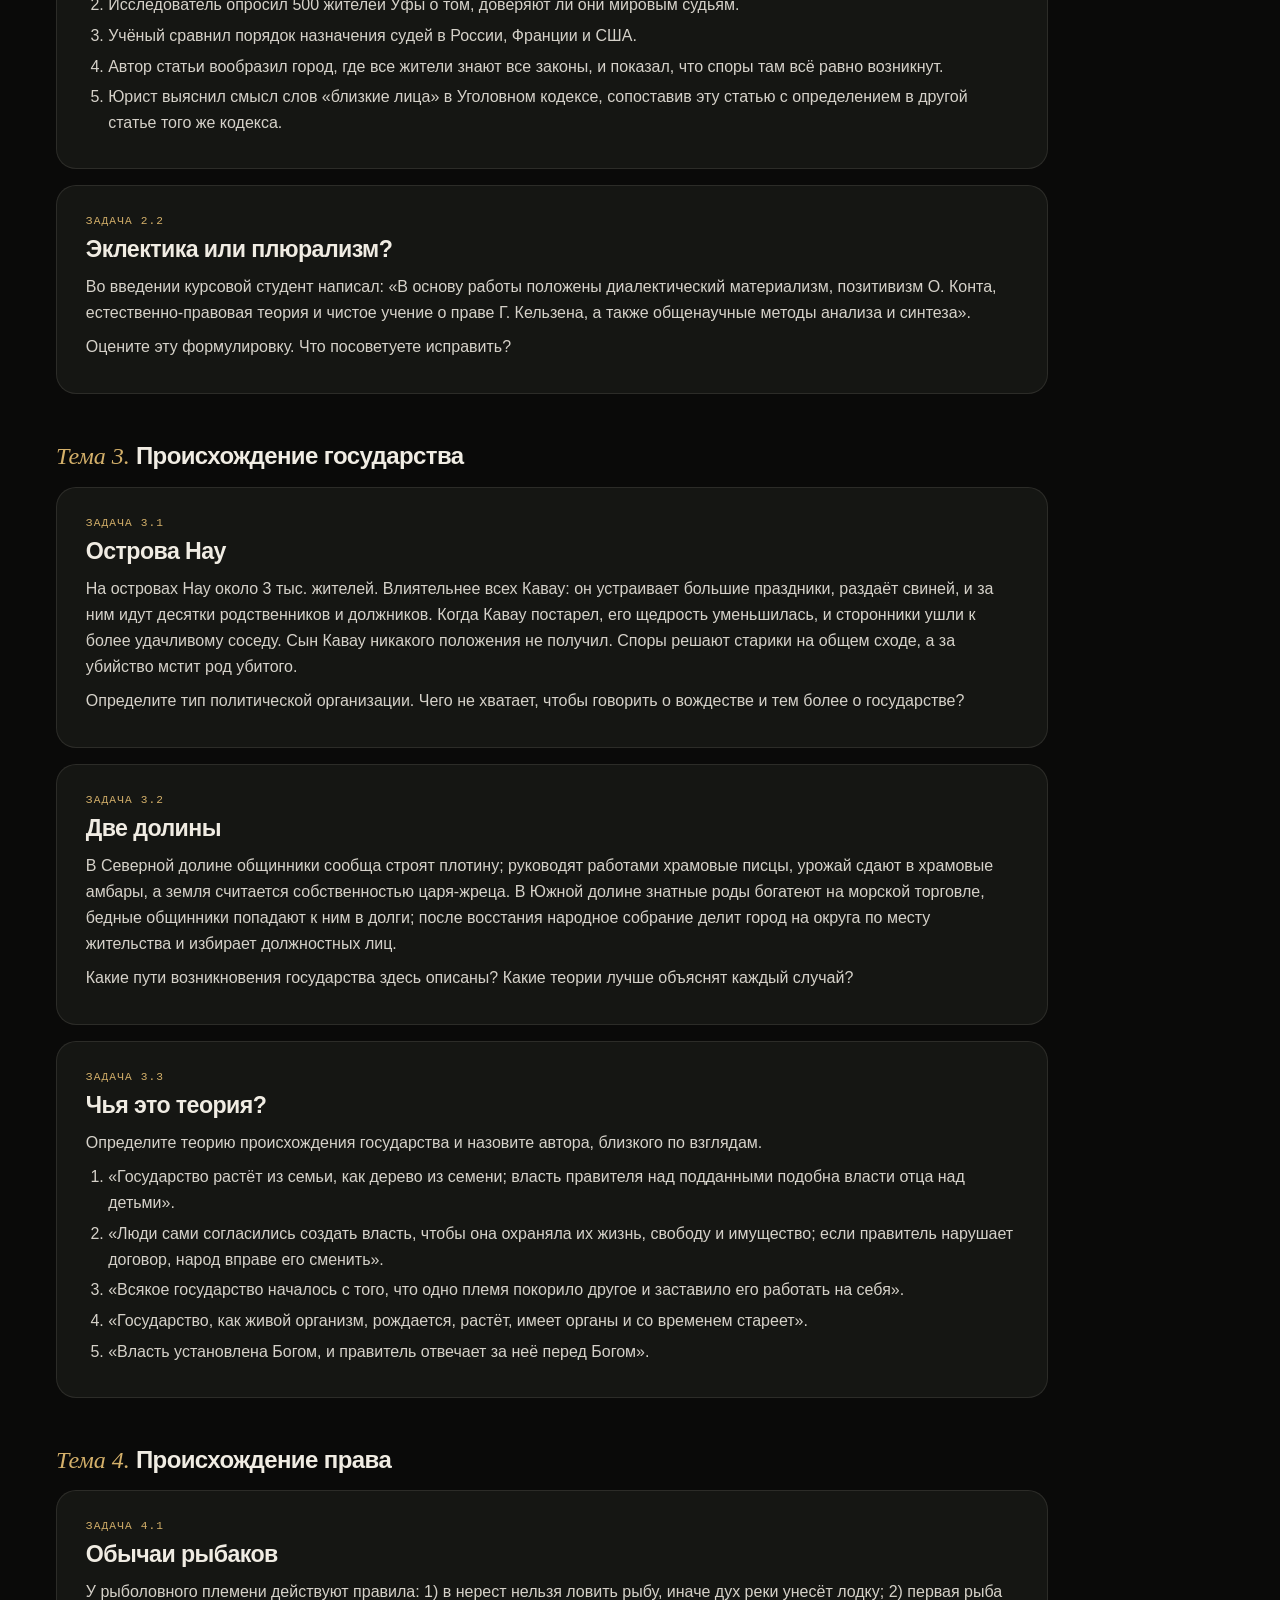
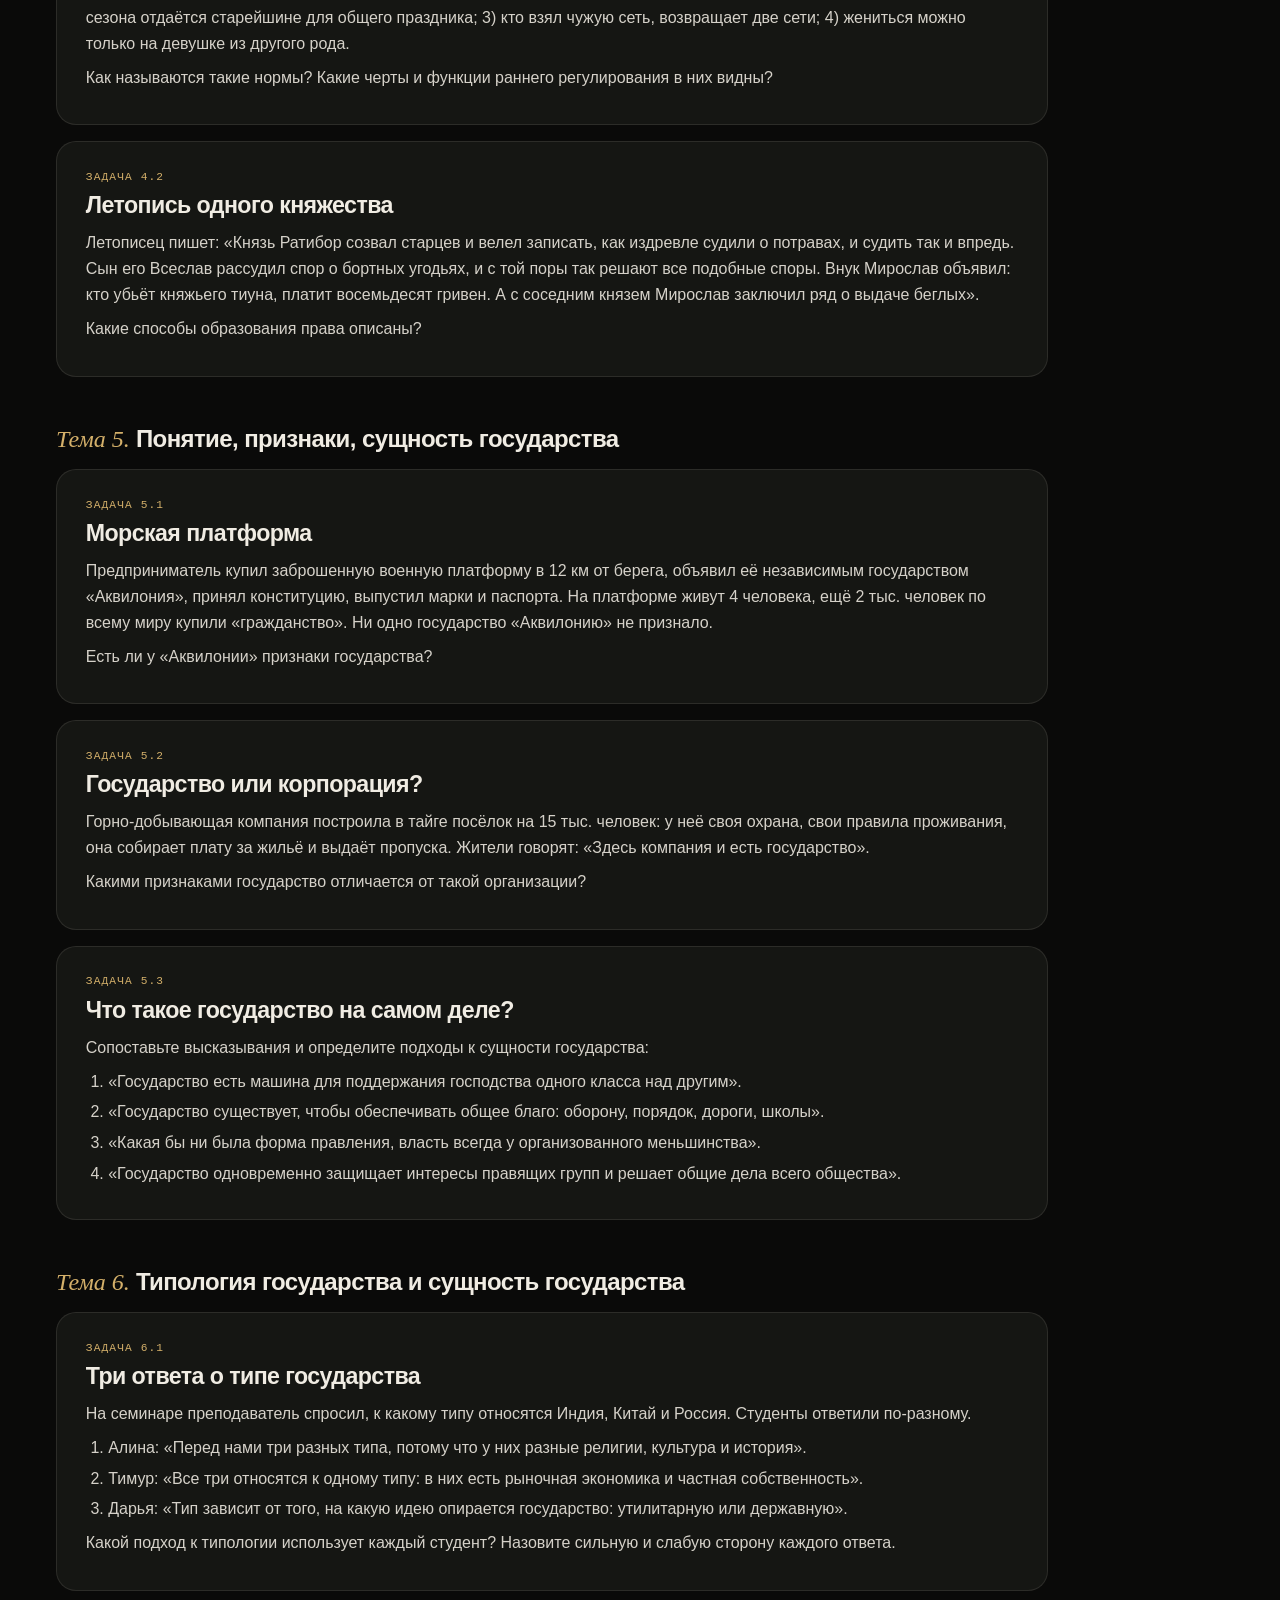
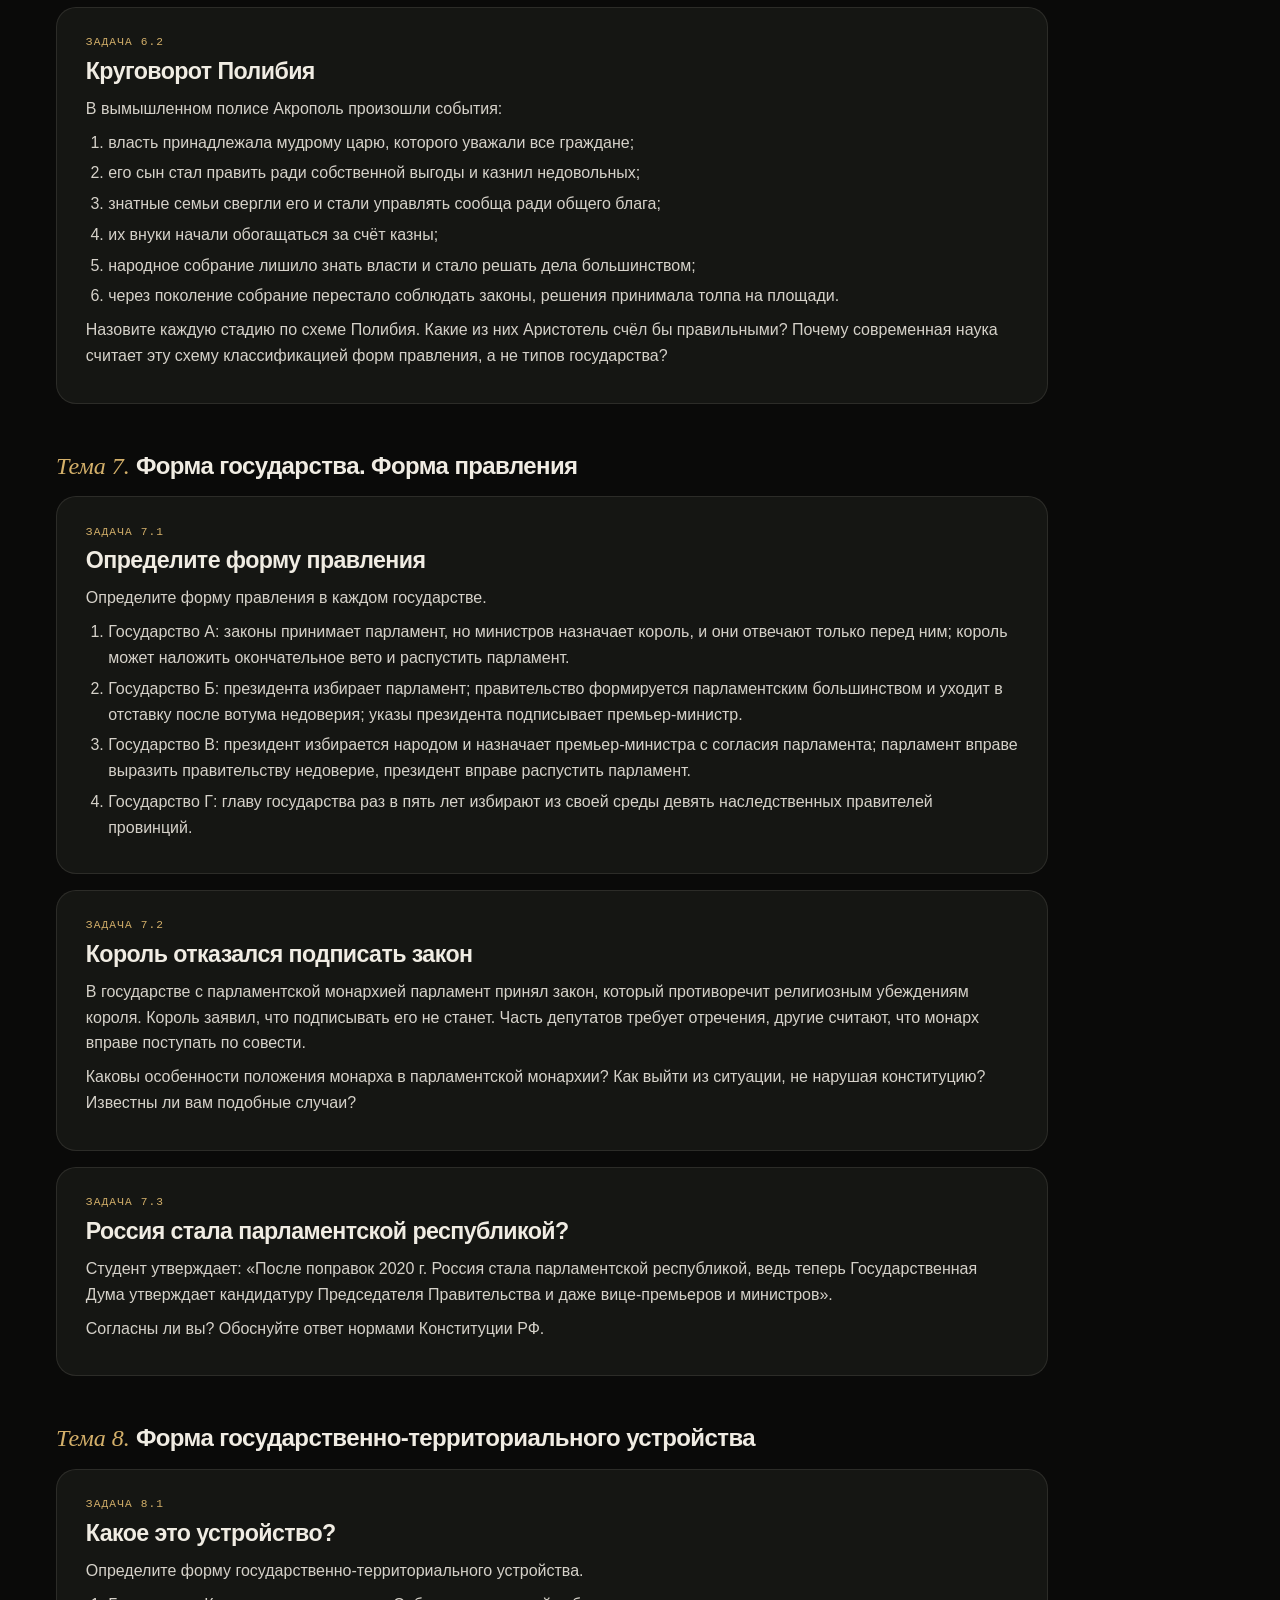
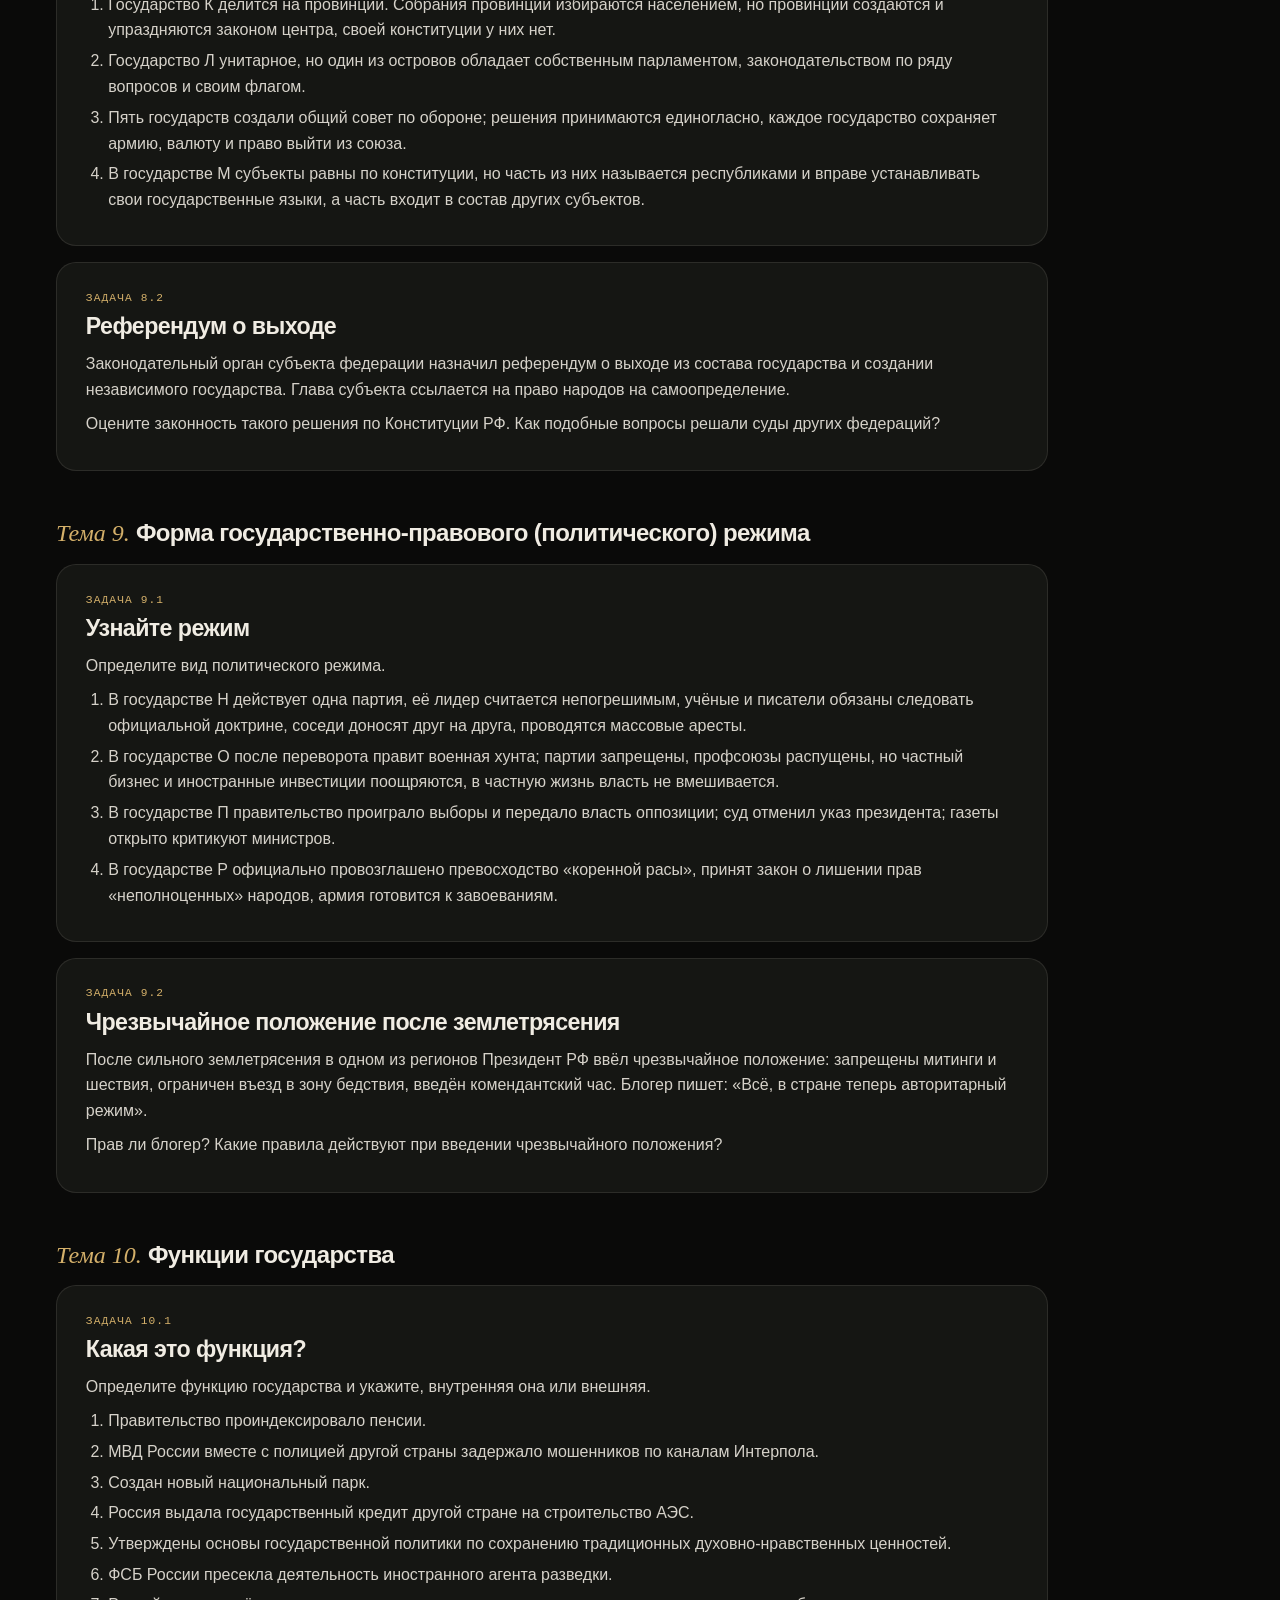
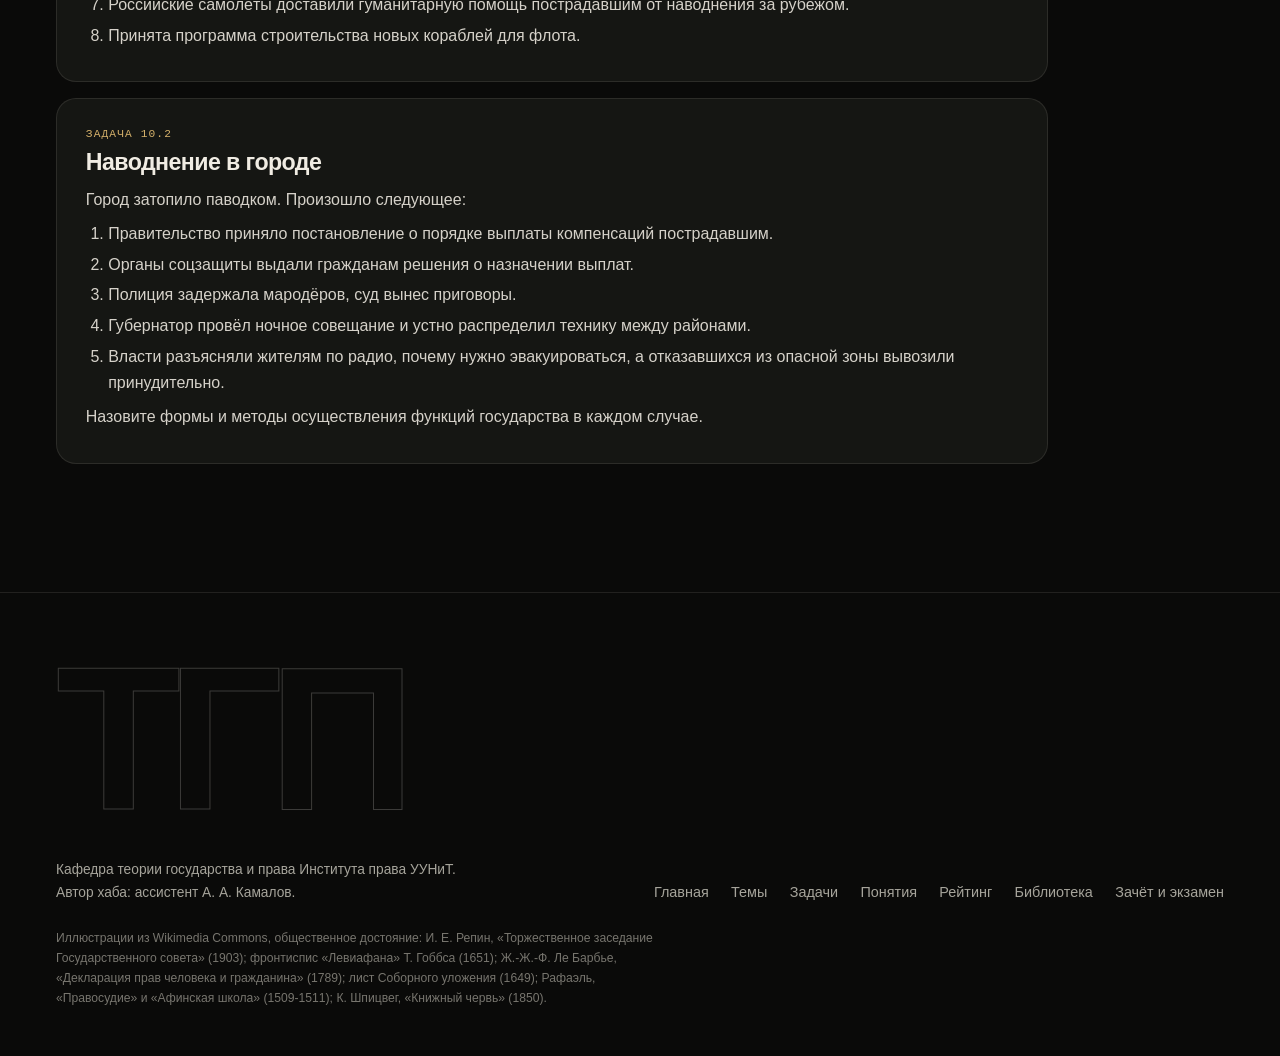
<file: zadachi.html>
<!doctype html><html lang="ru"><head><meta charset="utf-8"><meta name="viewport" content="width=device-width,initial-scale=1,viewport-fit=cover"><meta http-equiv="Content-Security-Policy" content="default-src 'none'; script-src 'self'; style-src 'self' https://fonts.googleapis.com; font-src https://fonts.gstatic.com; img-src 'self'; connect-src https://docs.google.com; base-uri 'none'; form-action 'none'; object-src 'none'; frame-src 'none'; worker-src 'none'; manifest-src 'none'; media-src 'none'; upgrade-insecure-requests"><meta name="referrer" content="no-referrer"><meta name="robots" content="noindex, nofollow, noarchive"><title>Задачи: ТГП: семинары</title><meta name="description" content="Семинары по теории государства и права для групп Ю-ЮОП-125Б и Ю-ЮОП-126Б Института права УУНиТ."><meta name="theme-color" content="#0a0a09"><link rel="preconnect" href="https://fonts.googleapis.com"><link rel="preconnect" href="https://fonts.gstatic.com" crossorigin><link rel="stylesheet" href="https://fonts.googleapis.com/css2?family=Inter+Tight:wght@600;700&family=Inter:wght@400;500;600&family=Cormorant+Garamond:ital,wght@1,500;1,600&family=JetBrains+Mono:wght@500&display=swap"><link rel="stylesheet" href="assets/site.css"></head><body><a class="skip" href="#main">К содержанию</a><header class="hdr" id="hdr"><div class="wrap"><a class="logo" href="index.html" aria-label="На главную"><i aria-hidden="true"></i><b>ТГП</b></a><nav class="pill" aria-label="Разделы"><a href="temy.html">Темы</a><a href="zadachi.html" aria-current="page">Задачи</a><a href="ponyatiya.html">Понятия</a><a href="reyting.html">Рейтинг</a><a href="biblioteka.html">Библиотека</a><a href="ekzamen.html">Зачёт и экзамен</a></nav><div class="hcta"><a class="btn gold sm" href="reyting.html">Рейтинг групп</a><button class="btn ghost sm menu-btn" type="button" id="menuBtn" aria-expanded="false" aria-controls="menu">Меню</button></div></div></header><div class="menu" id="menu" role="dialog" aria-modal="true" aria-label="Разделы"><button class="btn ghost sm close" type="button" id="menuClose">Закрыть</button><a href="index.html">Главная</a><a href="temy.html">Темы</a><a href="zadachi.html" aria-current="page">Задачи</a><a href="ponyatiya.html">Понятия</a><a href="reyting.html">Рейтинг</a><a href="biblioteka.html">Библиотека</a><a href="ekzamen.html">Зачёт и экзамен</a></div><section class="ph"><img class="bg op-50-25" src="img/decl.webp" alt=""><div class="wrap"><p class="kick">III / 23 задачи</p><h1>Задачи <em class="it">к семинарам.</em></h1></div></section><main id="main"><div class="tools"><div class="wrap"><input id="q" type="search" placeholder="Поиск по задачам" autocomplete="off" aria-label="Поиск по задачам"><span class="count" id="count" aria-live="polite"></span></div></div><div class="wrap content"><div class="tgroup" id="tasks-1"><h3><span class="num">Тема 1.</span> Теория государства и права как наука и учебная дисциплина</h3><article class="task s"><div class="lbl">Задача 1.1</div><h4>Нужна ли юристу теория</h4><div class="cond"><p>На встрече с первокурсниками три выпускника спорят о пользе ТГП.</p><ol><li>Адвокат: «В деле о наследстве закон молчал, и я построил позицию на общем понятии правоотношения и юридического факта. Без теории я бы не знал, с чего начать».</li><li>Аналитик Госдумы: «Мы оцениваем, как изменится правоприменение, если перейти к электронным повесткам. Нужна наука, которая умеет предсказывать».</li><li>Судья: «Студенты путают норму права и статью закона. Если не различать понятия, неизбежно ошибёшься в квалификации».</li></ol><p>Какие функции ТГП описывает каждый выпускник? Какую ещё функцию никто из них не назвал?</p></div></article><article class="task s"><div class="lbl">Задача 1.2</div><h4>Распределите науки</h4><div class="cond"><p>Распределите по группам юридических наук: криминалистика; история политических и правовых учений; налоговое право; судебная психиатрия; социология права; криминология; конституционное право; сравнительное правоведение (учение о правовых системах современности); сравнительное уголовное право; международное частное право.</p><p>Какие науки вызвали у вас сомнения и почему?</p></div></article></div><div class="tgroup" id="tasks-2"><h3><span class="num">Тема 2.</span> Методология и методы теории государства и права</h3><article class="task s"><div class="lbl">Задача 2.1</div><h4>Какой метод?</h4><div class="cond"><p>Назовите метод и группу методов.</p><ol type="а"><li>Студентка проанализировала 300 договоров аренды с сайта объявлений и выяснила, какие условия арендодатели включают чаще всего.</li><li>Исследователь опросил 500 жителей Уфы о том, доверяют ли они мировым судьям.</li><li>Учёный сравнил порядок назначения судей в России, Франции и США.</li><li>Автор статьи вообразил город, где все жители знают все законы, и показал, что споры там всё равно возникнут.</li><li>Юрист выяснил смысл слов «близкие лица» в Уголовном кодексе, сопоставив эту статью с определением в другой статье того же кодекса.</li></ol></div></article><article class="task s"><div class="lbl">Задача 2.2</div><h4>Эклектика или плюрализм?</h4><div class="cond"><p>Во введении курсовой студент написал: «В основу работы положены диалектический материализм, позитивизм О. Конта, естественно-правовая теория и чистое учение о праве Г. Кельзена, а также общенаучные методы анализа и синтеза».</p><p>Оцените эту формулировку. Что посоветуете исправить?</p></div></article></div><div class="tgroup" id="tasks-3"><h3><span class="num">Тема 3.</span> Происхождение государства</h3><article class="task s"><div class="lbl">Задача 3.1</div><h4>Острова Нау</h4><div class="cond"><p>На островах Нау около 3 тыс. жителей. Влиятельнее всех Кавау: он устраивает большие праздники, раздаёт свиней, и за ним идут десятки родственников и должников. Когда Кавау постарел, его щедрость уменьшилась, и сторонники ушли к более удачливому соседу. Сын Кавау никакого положения не получил. Споры решают старики на общем сходе, а за убийство мстит род убитого.</p><p>Определите тип политической организации. Чего не хватает, чтобы говорить о вождестве и тем более о государстве?</p></div></article><article class="task s"><div class="lbl">Задача 3.2</div><h4>Две долины</h4><div class="cond"><p>В Северной долине общинники сообща строят плотину; руководят работами храмовые писцы, урожай сдают в храмовые амбары, а земля считается собственностью царя-жреца. В Южной долине знатные роды богатеют на морской торговле, бедные общинники попадают к ним в долги; после восстания народное собрание делит город на округа по месту жительства и избирает должностных лиц.</p><p>Какие пути возникновения государства здесь описаны? Какие теории лучше объяснят каждый случай?</p></div></article><article class="task s"><div class="lbl">Задача 3.3</div><h4>Чья это теория?</h4><div class="cond"><p>Определите теорию происхождения государства и назовите автора, близкого по взглядам.</p><ol type="а"><li>«Государство растёт из семьи, как дерево из семени; власть правителя над подданными подобна власти отца над детьми».</li><li>«Люди сами согласились создать власть, чтобы она охраняла их жизнь, свободу и имущество; если правитель нарушает договор, народ вправе его сменить».</li><li>«Всякое государство началось с того, что одно племя покорило другое и заставило его работать на себя».</li><li>«Государство, как живой организм, рождается, растёт, имеет органы и со временем стареет».</li><li>«Власть установлена Богом, и правитель отвечает за неё перед Богом».</li></ol></div></article></div><div class="tgroup" id="tasks-4"><h3><span class="num">Тема 4.</span> Происхождение права</h3><article class="task s"><div class="lbl">Задача 4.1</div><h4>Обычаи рыбаков</h4><div class="cond"><p>У рыболовного племени действуют правила: 1) в нерест нельзя ловить рыбу, иначе дух реки унесёт лодку; 2) первая рыба сезона отдаётся старейшине для общего праздника; 3) кто взял чужую сеть, возвращает две сети; 4) жениться можно только на девушке из другого рода.</p><p>Как называются такие нормы? Какие черты и функции раннего регулирования в них видны?</p></div></article><article class="task s"><div class="lbl">Задача 4.2</div><h4>Летопись одного княжества</h4><div class="cond"><p>Летописец пишет: «Князь Ратибор созвал старцев и велел записать, как издревле судили о потравах, и судить так и впредь. Сын его Всеслав рассудил спор о бортных угодьях, и с той поры так решают все подобные споры. Внук Мирослав объявил: кто убьёт княжьего тиуна, платит восемьдесят гривен. А с соседним князем Мирослав заключил ряд о выдаче беглых».</p><p>Какие способы образования права описаны?</p></div></article></div><div class="tgroup" id="tasks-5"><h3><span class="num">Тема 5.</span> Понятие, признаки, сущность государства</h3><article class="task s"><div class="lbl">Задача 5.1</div><h4>Морская платформа</h4><div class="cond"><p>Предприниматель купил заброшенную военную платформу в 12 км от берега, объявил её независимым государством «Аквилония», принял конституцию, выпустил марки и паспорта. На платформе живут 4 человека, ещё 2 тыс. человек по всему миру купили «гражданство». Ни одно государство «Аквилонию» не признало.</p><p>Есть ли у «Аквилонии» признаки государства?</p></div></article><article class="task s"><div class="lbl">Задача 5.2</div><h4>Государство или корпорация?</h4><div class="cond"><p>Горно-добывающая компания построила в тайге посёлок на 15 тыс. человек: у неё своя охрана, свои правила проживания, она собирает плату за жильё и выдаёт пропуска. Жители говорят: «Здесь компания и есть государство».</p><p>Какими признаками государство отличается от такой организации?</p></div></article><article class="task s"><div class="lbl">Задача 5.3</div><h4>Что такое государство на самом деле?</h4><div class="cond"><p>Сопоставьте высказывания и определите подходы к сущности государства:</p><ol type="а"><li>«Государство есть машина для поддержания господства одного класса над другим».</li><li>«Государство существует, чтобы обеспечивать общее благо: оборону, порядок, дороги, школы».</li><li>«Какая бы ни была форма правления, власть всегда у организованного меньшинства».</li><li>«Государство одновременно защищает интересы правящих групп и решает общие дела всего общества».</li></ol></div></article></div><div class="tgroup" id="tasks-6"><h3><span class="num">Тема 6.</span> Типология государства и сущность государства</h3><article class="task s"><div class="lbl">Задача 6.1</div><h4>Три ответа о типе государства</h4><div class="cond"><p>На семинаре преподаватель спросил, к какому типу относятся Индия, Китай и Россия. Студенты ответили по-разному.</p><ol><li>Алина: «Перед нами три разных типа, потому что у них разные религии, культура и история».</li><li>Тимур: «Все три относятся к одному типу: в них есть рыночная экономика и частная собственность».</li><li>Дарья: «Тип зависит от того, на какую идею опирается государство: утилитарную или державную».</li></ol><p>Какой подход к типологии использует каждый студент? Назовите сильную и слабую сторону каждого ответа.</p></div></article><article class="task s"><div class="lbl">Задача 6.2</div><h4>Круговорот Полибия</h4><div class="cond"><p>В вымышленном полисе Акрополь произошли события:</p><ol><li>власть принадлежала мудрому царю, которого уважали все граждане;</li><li>его сын стал править ради собственной выгоды и казнил недовольных;</li><li>знатные семьи свергли его и стали управлять сообща ради общего блага;</li><li>их внуки начали обогащаться за счёт казны;</li><li>народное собрание лишило знать власти и стало решать дела большинством;</li><li>через поколение собрание перестало соблюдать законы, решения принимала толпа на площади.</li></ol><p>Назовите каждую стадию по схеме Полибия. Какие из них Аристотель счёл бы правильными? Почему современная наука считает эту схему классификацией форм правления, а не типов государства?</p></div></article></div><div class="tgroup" id="tasks-7"><h3><span class="num">Тема 7.</span> Форма государства. Форма правления</h3><article class="task s"><div class="lbl">Задача 7.1</div><h4>Определите форму правления</h4><div class="cond"><p>Определите форму правления в каждом государстве.</p><ol><li>Государство А: законы принимает парламент, но министров назначает король, и они отвечают только перед ним; король может наложить окончательное вето и распустить парламент.</li><li>Государство Б: президента избирает парламент; правительство формируется парламентским большинством и уходит в отставку после вотума недоверия; указы президента подписывает премьер-министр.</li><li>Государство В: президент избирается народом и назначает премьер-министра с согласия парламента; парламент вправе выразить правительству недоверие, президент вправе распустить парламент.</li><li>Государство Г: главу государства раз в пять лет избирают из своей среды девять наследственных правителей провинций.</li></ol></div></article><article class="task s"><div class="lbl">Задача 7.2</div><h4>Король отказался подписать закон</h4><div class="cond"><p>В государстве с парламентской монархией парламент принял закон, который противоречит религиозным убеждениям короля. Король заявил, что подписывать его не станет. Часть депутатов требует отречения, другие считают, что монарх вправе поступать по совести.</p><p>Каковы особенности положения монарха в парламентской монархии? Как выйти из ситуации, не нарушая конституцию? Известны ли вам подобные случаи?</p></div></article><article class="task s"><div class="lbl">Задача 7.3</div><h4>Россия стала парламентской республикой?</h4><div class="cond"><p>Студент утверждает: «После поправок 2020 г. Россия стала парламентской республикой, ведь теперь Государственная Дума утверждает кандидатуру Председателя Правительства и даже вице-премьеров и министров».</p><p>Согласны ли вы? Обоснуйте ответ нормами Конституции РФ.</p></div></article></div><div class="tgroup" id="tasks-8"><h3><span class="num">Тема 8.</span> Форма государственно-территориального устройства</h3><article class="task s"><div class="lbl">Задача 8.1</div><h4>Какое это устройство?</h4><div class="cond"><p>Определите форму государственно-территориального устройства.</p><ol><li>Государство К делится на провинции. Собрания провинций избираются населением, но провинции создаются и упраздняются законом центра, своей конституции у них нет.</li><li>Государство Л унитарное, но один из островов обладает собственным парламентом, законодательством по ряду вопросов и своим флагом.</li><li>Пять государств создали общий совет по обороне; решения принимаются единогласно, каждое государство сохраняет армию, валюту и право выйти из союза.</li><li>В государстве М субъекты равны по конституции, но часть из них называется республиками и вправе устанавливать свои государственные языки, а часть входит в состав других субъектов.</li></ol></div></article><article class="task s"><div class="lbl">Задача 8.2</div><h4>Референдум о выходе</h4><div class="cond"><p>Законодательный орган субъекта федерации назначил референдум о выходе из состава государства и создании независимого государства. Глава субъекта ссылается на право народов на самоопределение.</p><p>Оцените законность такого решения по Конституции РФ. Как подобные вопросы решали суды других федераций?</p></div></article></div><div class="tgroup" id="tasks-9"><h3><span class="num">Тема 9.</span> Форма государственно-правового (политического) режима</h3><article class="task s"><div class="lbl">Задача 9.1</div><h4>Узнайте режим</h4><div class="cond"><p>Определите вид политического режима.</p><ol><li>В государстве Н действует одна партия, её лидер считается непогрешимым, учёные и писатели обязаны следовать официальной доктрине, соседи доносят друг на друга, проводятся массовые аресты.</li><li>В государстве О после переворота правит военная хунта; партии запрещены, профсоюзы распущены, но частный бизнес и иностранные инвестиции поощряются, в частную жизнь власть не вмешивается.</li><li>В государстве П правительство проиграло выборы и передало власть оппозиции; суд отменил указ президента; газеты открыто критикуют министров.</li><li>В государстве Р официально провозглашено превосходство «коренной расы», принят закон о лишении прав «неполноценных» народов, армия готовится к завоеваниям.</li></ol></div></article><article class="task s"><div class="lbl">Задача 9.2</div><h4>Чрезвычайное положение после землетрясения</h4><div class="cond"><p>После сильного землетрясения в одном из регионов Президент РФ ввёл чрезвычайное положение: запрещены митинги и шествия, ограничен въезд в зону бедствия, введён комендантский час. Блогер пишет: «Всё, в стране теперь авторитарный режим».</p><p>Прав ли блогер? Какие правила действуют при введении чрезвычайного положения?</p></div></article></div><div class="tgroup" id="tasks-10"><h3><span class="num">Тема 10.</span> Функции государства</h3><article class="task s"><div class="lbl">Задача 10.1</div><h4>Какая это функция?</h4><div class="cond"><p>Определите функцию государства и укажите, внутренняя она или внешняя.</p><ol><li>Правительство проиндексировало пенсии.</li><li>МВД России вместе с полицией другой страны задержало мошенников по каналам Интерпола.</li><li>Создан новый национальный парк.</li><li>Россия выдала государственный кредит другой стране на строительство АЭС.</li><li>Утверждены основы государственной политики по сохранению традиционных духовно-нравственных ценностей.</li><li>ФСБ России пресекла деятельность иностранного агента разведки.</li><li>Российские самолёты доставили гуманитарную помощь пострадавшим от наводнения за рубежом.</li><li>Принята программа строительства новых кораблей для флота.</li></ol></div></article><article class="task s"><div class="lbl">Задача 10.2</div><h4>Наводнение в городе</h4><div class="cond"><p>Город затопило паводком. Произошло следующее:</p><ol><li>Правительство приняло постановление о порядке выплаты компенсаций пострадавшим.</li><li>Органы соцзащиты выдали гражданам решения о назначении выплат.</li><li>Полиция задержала мародёров, суд вынес приговоры.</li><li>Губернатор провёл ночное совещание и устно распределил технику между районами.</li><li>Власти разъясняли жителям по радио, почему нужно эвакуироваться, а отказавшихся из опасной зоны вывозили принудительно.</li></ol><p>Назовите формы и методы осуществления функций государства в каждом случае.</p></div></article></div></div></main><footer class="ftr"><div class="wrap"><p class="big" aria-hidden="true">ТГП</p><div class="cols"><div><p>Кафедра теории государства и права Института права УУНиТ.</p><p>Автор хаба: ассистент А. А. Камалов.</p></div><nav aria-label="Все разделы"><a href="index.html">Главная</a><a href="temy.html">Темы</a><a href="zadachi.html">Задачи</a><a href="ponyatiya.html">Понятия</a><a href="reyting.html">Рейтинг</a><a href="biblioteka.html">Библиотека</a><a href="ekzamen.html">Зачёт и экзамен</a></nav></div><p class="cred">Иллюстрации из Wikimedia Commons, общественное достояние: И. Е. Репин, «Торжественное заседание Государственного совета» (1903); фронтиспис «Левиафана» Т. Гоббса (1651); Ж.-Ж.-Ф. Ле Барбье, «Декларация прав человека и гражданина» (1789); лист Соборного уложения (1649); Рафаэль, «Правосудие» и «Афинская школа» (1509-1511); К. Шпицвег, «Книжный червь» (1850).</p></div></footer><script src="assets/site.js"></script></body></html>
</file>
<file: assets/site.css>
/* Тёмный кинематографичный сайт: картины во весь экран, стеклянная навигация, гротеск с курсивной антиквой, золото как акцент. */
:root{
  --bg:#0a0a09; --bg2:#10110f; --surface:#151613; --ink:#f0ece3; --muted:#a6a49b; --dim:#77756e;
  --line:rgba(240,236,227,.10); --line2:rgba(240,236,227,.2);
  --gold:#d4b06a; --gold-ink:#17120a; --green:#86cba2; --red:#e8959a;
  --g5:#8fd3a8; --g4:#86cba2; --g3:#e2b766; --g2:#e8959a;
  --g5s:rgba(143,211,168,.12); --g4s:rgba(134,203,162,.12); --g3s:rgba(226,183,102,.12); --g2s:rgba(232,149,154,.12);
  --f-display:"Inter Tight","Inter","Helvetica Neue",Arial,sans-serif;
  --f-body:"Inter","Helvetica Neue",Arial,sans-serif;
  --f-serif:"Cormorant Garamond","Times New Roman",Georgia,serif;
  --f-mono:"JetBrains Mono","SFMono-Regular",Consolas,monospace;
  --ease:cubic-bezier(.2,.7,.2,1);
  color-scheme:dark;
}
*{box-sizing:border-box}
html{scroll-padding-top:6rem;background:var(--bg)}
body{margin:0;background:var(--bg);color:var(--ink);font-family:var(--f-body);font-size:16px;line-height:1.62;-webkit-font-smoothing:antialiased;text-rendering:optimizeLegibility}
a{color:inherit;text-decoration:none}
img{max-width:100%}
:focus-visible{outline:2px solid var(--gold);outline-offset:3px;border-radius:6px}
.hide{display:none!important}
.sr{position:absolute;width:1px;height:1px;overflow:hidden;clip:rect(0 0 0 0);white-space:nowrap}
.skip{position:fixed;left:1rem;top:-4rem;z-index:60;background:var(--gold);color:var(--gold-ink);padding:.6rem 1rem;border-radius:999px;font-weight:600}
.skip:focus{top:1rem}
.wrap{max-width:76rem;margin:0 auto;padding-left:max(24px,env(safe-area-inset-left,0px));padding-right:max(24px,env(safe-area-inset-right,0px))}
em.it{font-family:var(--f-serif);font-style:italic;font-weight:500;letter-spacing:-.005em;color:var(--muted)}
.kick{font-family:var(--f-mono);font-size:.72rem;letter-spacing:.14em;text-transform:uppercase;color:var(--muted)}

/* шапка */
.hdr{position:fixed;inset:0 0 auto;z-index:40;padding-top:env(safe-area-inset-top,0px);transition:background .3s,border-color .3s;border-bottom:1px solid transparent}
.hdr.solid{background:rgba(10,10,9,.72);-webkit-backdrop-filter:blur(16px);backdrop-filter:blur(16px);border-bottom-color:var(--line)}
.hdr .wrap{display:flex;align-items:center;gap:1rem;height:4.6rem;max-width:none;padding-left:max(28px,env(safe-area-inset-left,0px));padding-right:max(28px,env(safe-area-inset-right,0px))}
.logo{display:flex;align-items:center;gap:.65rem;flex:1 1 0}
.logo i{width:1.5rem;height:1.5rem;border-radius:.35rem;background:linear-gradient(145deg,#e6c98c,#9c7a36);box-shadow:inset 0 -2px 4px rgba(0,0,0,.35)}
.logo b{font-family:var(--f-display);font-weight:700;letter-spacing:.14em;font-size:.86rem}
.pill{display:flex;gap:.1rem;padding:.3rem;border-radius:999px;background:rgba(28,28,25,.55);border:1px solid var(--line2);-webkit-backdrop-filter:blur(16px);backdrop-filter:blur(16px)}
.pill a{font-size:.82rem;font-weight:500;color:rgba(240,236,227,.78);padding:.42rem .9rem;border-radius:999px;white-space:nowrap;transition:background .2s,color .2s}
.pill a:hover{color:var(--ink);background:rgba(255,255,255,.06)}
.pill a[aria-current="page"]{background:var(--gold);color:var(--gold-ink);font-weight:600}
.hcta{flex:1 1 0;display:flex;justify-content:flex-end}
.hcta .menu-btn{display:none}
.menu{position:fixed;inset:0;z-index:50;background:rgba(10,10,9,.96);-webkit-backdrop-filter:blur(20px);backdrop-filter:blur(20px);display:none;flex-direction:column;justify-content:center;padding:6rem 28px 3rem}
.menu.open{display:flex}
.menu a{font-family:var(--f-display);font-weight:600;font-size:2.3rem;letter-spacing:-.03em;line-height:1.25;padding:.2rem 0;border-bottom:1px solid var(--line)}
.menu a[aria-current="page"]{color:var(--gold)}
.menu .close{position:absolute;top:1.1rem;right:20px}
@media (max-width:980px){
  .pill{display:none}
  .hcta .menu-btn{display:inline-flex}
  .hcta .btn:not(.menu-btn){display:none}
}

/* кнопки */
.btn{display:inline-flex;align-items:center;justify-content:center;gap:.5rem;font:inherit;font-size:.88rem;font-weight:600;line-height:1;min-height:2.75rem;padding:.8rem 1.3rem;border-radius:999px;border:1px solid transparent;cursor:pointer;white-space:nowrap;transition:transform .18s var(--ease),background .2s,color .2s,border-color .2s}
.btn:hover{transform:translateY(-1px)}
.btn:active{transform:translateY(1px)}
.btn.gold{background:var(--gold);color:var(--gold-ink)}
.btn.gold:hover{background:#e0bf7d}
.btn.light{background:var(--ink);color:var(--bg)}
.btn.ghost{background:rgba(255,255,255,.04);color:var(--ink);border-color:var(--line2)}
.btn.ghost:hover{border-color:var(--ink)}
.btn.sm{min-height:2.4rem;padding:.6rem 1rem;font-size:.8rem}
.btn.act{background:var(--gold);color:var(--gold-ink)}
.arrow-link{display:inline-flex;align-items:center;gap:.6rem;font-family:var(--f-mono);font-size:.74rem;letter-spacing:.12em;text-transform:uppercase;color:var(--ink);min-height:2.75rem}
.arrow-link span{display:inline-grid;place-items:center;width:1.9rem;height:1.9rem;border:1px solid var(--line2);border-radius:50%;transition:transform .25s var(--ease),border-color .2s}
.arrow-link:hover span{transform:translateX(3px);border-color:var(--ink)}

/* первый экран главной */
.hero{position:relative;min-height:100svh;display:flex;align-items:flex-end;overflow:hidden;isolation:isolate}
.hero img.bg{position:absolute;inset:0;width:100%;height:100%;object-fit:cover;object-position:62% 40%;z-index:-2;transform:scale(1.08);animation:settle 3.2s var(--ease) forwards}
.hero::before{content:"";position:absolute;inset:0;z-index:-1;background:linear-gradient(90deg,rgba(10,10,9,.92) 0%,rgba(10,10,9,.62) 34%,rgba(10,10,9,.12) 64%,rgba(10,10,9,.2) 100%),linear-gradient(180deg,rgba(10,10,9,.55) 0%,transparent 22%,transparent 62%,var(--bg) 100%)}
.hero .wrap{width:100%;padding-bottom:clamp(3rem,10vh,6.5rem);padding-top:8rem}
.hero h1{font-family:var(--f-display);font-weight:700;font-size:clamp(3.2rem,8.4vw,7.6rem);line-height:.92;letter-spacing:-.055em;margin:0;max-width:12ch}
.hero h1 em.it{display:block;font-size:1.06em;letter-spacing:-.02em;color:rgba(240,236,227,.72)}
.hero .acts{display:flex;flex-wrap:wrap;gap:.8rem;margin-top:2.4rem}
.role{margin:1.6rem 0 0;font-size:.9rem;color:var(--muted);display:flex;flex-wrap:wrap;gap:.3rem 1rem}
.role a{color:var(--gold);font-weight:600}
@keyframes settle{to{transform:scale(1)}}
@media (prefers-reduced-motion:no-preference){
  .hero h1>span,.hero .acts,.hero .role{opacity:0;transform:translateY(22px);animation:rise 1s var(--ease) forwards}
  .hero h1>span:nth-child(2){animation-delay:.12s}
  .hero .acts{animation-delay:.3s}
  .hero .role{animation-delay:.4s}
  @keyframes rise{to{opacity:1;transform:none}}
}
@media (prefers-reduced-motion:reduce){.hero img.bg{animation:none;transform:none}}

/* блоки главной */
.blk{position:relative;padding-block:clamp(5rem,14vh,9rem)}
.blk h2,.ph h1{font-family:var(--f-display);font-weight:700;font-size:clamp(2.6rem,5.4vw,4.6rem);line-height:.95;letter-spacing:-.05em;margin:0}
.blk h2 em.it,.ph h1 em.it{display:block}
.blk .lead2{color:var(--muted);max-width:34rem;margin:1.2rem 0 0;font-size:1rem}
.course{display:grid;grid-template-columns:minmax(0,1fr) minmax(0,1.05fr);gap:3rem 5rem;align-items:start}
.blk.has-ghost{overflow:hidden}
.ghost-art{position:absolute;left:-6vw;top:10%;width:min(46vw,680px);aspect-ratio:1000/814;opacity:.28;pointer-events:none;z-index:0}
.ghost-art img{display:block;width:100%;height:100%;object-fit:cover}
.ghost-art::after{content:"";position:absolute;inset:-1px;background:radial-gradient(closest-side,rgba(10,10,9,0) 45%,var(--bg) 100%)}
.course{position:relative;z-index:1}
.course .left{position:relative}
.steps{list-style:none;margin:0;padding:0;position:relative}
.steps li{position:relative;display:grid;grid-template-columns:3rem minmax(0,1fr);gap:1.4rem;padding-bottom:2.2rem}
.steps li::before{content:"";position:absolute;left:1.5rem;top:3rem;bottom:.2rem;width:1px;background:var(--line2)}
.steps li:last-child::before{display:none}
.steps .no2{display:inline-grid;place-items:center;width:3rem;height:3rem;border-radius:50%;border:1px solid var(--line2);font-family:var(--f-mono);font-size:.74rem;color:var(--muted);background:var(--bg)}
.steps a{display:block}
.steps h3{font-family:var(--f-display);font-weight:600;font-size:1.4rem;letter-spacing:-.025em;line-height:1.15;margin:.55rem 0 .35rem;transition:color .2s}
.steps a:hover h3{color:var(--gold)}
.steps p{margin:0;color:var(--muted);font-size:.9rem}
.ruler{margin:2.6rem 0 0}
.ticks{display:grid;grid-template-columns:repeat(34,minmax(0,1fr));gap:3px}
.tick{display:block;height:2.4rem;border-radius:2px;background:rgba(240,236,227,.1);transition:transform .2s var(--ease),background .2s}
.tick.on{background:var(--gold)}
.tick:hover{transform:translateY(-3px);background:var(--ink)}
.rlab{display:flex;justify-content:space-between;gap:1rem;margin-top:.7rem;font-family:var(--f-mono);font-size:.7rem;letter-spacing:.1em;text-transform:uppercase;color:var(--muted)}
.rlab span:first-child{color:var(--gold)}
@media (max-width:900px){.course{grid-template-columns:minmax(0,1fr)}.ghost-art{width:90vw;left:-10vw;opacity:.16}}
@media (max-width:640px){.ticks{gap:2px}.tick{height:1.7rem}}

/* плитки разделов */
.tiles{display:grid;grid-template-columns:repeat(6,minmax(0,1fr));gap:1.2rem;margin-top:3rem}
.tile{position:relative;display:block;min-height:22rem;border-radius:22px;overflow:hidden;background:var(--surface);isolation:isolate;transition:transform .35s var(--ease)}
.tile:nth-child(1){grid-column:span 4}
.tile:nth-child(2){grid-column:span 2}
.tile:nth-child(n+3){grid-column:span 2}
.tile img{position:absolute;inset:0;width:100%;height:100%;object-fit:cover;z-index:-2;transition:transform .9s var(--ease)}
.tile::after{content:"";position:absolute;inset:0;z-index:-1;background:linear-gradient(180deg,rgba(10,10,9,0) 35%,rgba(10,10,9,.82) 100%)}
.tile:hover{transform:translateY(-2px)}
.tile:hover img{transform:scale(1.03)}
.tile .tx{position:absolute;left:1.6rem;right:1.6rem;bottom:1.4rem;display:flex;justify-content:space-between;align-items:flex-end;gap:1rem}
.tile b{font-family:var(--f-display);font-weight:600;font-size:clamp(1.5rem,2.4vw,2rem);letter-spacing:-.03em;line-height:1.05}
.tile small{font-family:var(--f-mono);font-size:.7rem;letter-spacing:.1em;text-transform:uppercase;color:rgba(240,236,227,.75);white-space:nowrap}
@media (max-width:980px){.tiles{grid-template-columns:repeat(2,minmax(0,1fr))}.tile:nth-child(n){grid-column:span 1}.tile:nth-child(1){grid-column:span 2}}
@media (max-width:600px){.tiles{grid-template-columns:minmax(0,1fr)}.tile:nth-child(n){grid-column:auto;min-height:17rem}}
.blk-head{display:flex;flex-wrap:wrap;justify-content:space-between;align-items:flex-end;gap:1.2rem 2rem}

/* первые места */
.top5{display:grid;grid-template-columns:repeat(2,minmax(0,1fr));gap:2rem 4rem;margin-top:3rem}
.tgname{font-family:var(--f-mono);font-weight:500;font-size:.74rem;letter-spacing:.12em;text-transform:uppercase;color:var(--muted);margin:0 0 .6rem}
.podium{list-style:none;margin:0;padding:0;border-top:1px solid var(--line2)}
.podium li{display:grid;grid-template-columns:3.4rem minmax(0,1fr) auto;align-items:baseline;gap:1rem;padding:1rem 0;border-bottom:1px solid var(--line)}
.podium .pp{font-family:var(--f-mono);font-size:.8rem;color:var(--muted)}
.podium .pn2{font-family:var(--f-display);font-weight:600;font-size:1.25rem;letter-spacing:-.02em}
.podium .ps{font-family:var(--f-display);font-weight:700;font-size:1.4rem;letter-spacing:-.03em}
.podium li.first .pn2,.podium li.first .ps,.podium li.first .pp{color:var(--gold)}
@media (max-width:760px){.top5{grid-template-columns:minmax(0,1fr)}}

/* шапка внутренних страниц */
.ph{position:relative;min-height:clamp(26rem,62vh,40rem);display:flex;align-items:flex-end;overflow:hidden;isolation:isolate}
.ph img.bg{position:absolute;inset:0;width:100%;height:100%;object-fit:cover;z-index:-2;transform:scale(1.06);animation:settle 2.6s var(--ease) forwards}
.ph img.bg.inv{mix-blend-mode:screen}
.ph::before{content:"";position:absolute;inset:0;z-index:-1;background:linear-gradient(90deg,rgba(10,10,9,.9) 0%,rgba(10,10,9,.55) 45%,rgba(10,10,9,.15) 100%),linear-gradient(180deg,rgba(10,10,9,.6) 0%,transparent 30%,transparent 55%,var(--bg) 100%)}
.ph .wrap{width:100%;padding-top:7rem;padding-bottom:3.4rem}
.ph h1{margin-top:1rem}
.ph .side{margin-top:1.6rem;display:grid;gap:.8rem;justify-items:start}
.ph .intro{color:var(--muted);margin:0;max-width:34rem}
.mlinks{display:flex;flex-wrap:wrap;gap:.6rem}
.stat{display:block;font-family:var(--f-mono);font-size:.7rem;letter-spacing:.1em;text-transform:uppercase;color:var(--muted)}
.stat.live::before{content:"";display:inline-block;width:.45rem;height:.45rem;border-radius:50%;background:var(--green);margin-right:.5rem;vertical-align:1px}
@media (prefers-reduced-motion:reduce){.ph img.bg{animation:none;transform:none}}

/* поиск на странице */
.tools{position:sticky;top:4.6rem;z-index:20;background:rgba(10,10,9,.82);-webkit-backdrop-filter:blur(14px);backdrop-filter:blur(14px);border-bottom:1px solid var(--line)}
.tools .wrap{display:flex;align-items:center;gap:1rem;min-height:3.8rem}
.tools input{flex:1 1 auto;min-width:0;max-width:30rem;font:inherit;font-size:.92rem;padding:.7rem 1.1rem;border:1px solid var(--line2);border-radius:999px;background:var(--surface);color:var(--ink)}
.tools input:focus{outline:none;border-color:var(--gold)}
.tools .count{font-family:var(--f-mono);font-size:.72rem;letter-spacing:.08em;color:var(--muted);white-space:nowrap}

/* содержимое страниц */
.content{padding-block:3rem 5rem}
h3{font-family:var(--f-display);font-weight:600;font-size:1.5rem;letter-spacing:-.025em;line-height:1.15;margin:0 0 .4rem}
h3 .num{font-family:var(--f-serif);font-style:italic;font-weight:500;color:var(--gold);letter-spacing:0}
.gnote{margin:0 0 .9rem;color:var(--muted);font-size:.9rem}
.group{margin-bottom:3rem}
.group:last-child{margin-bottom:0}
.soon{color:var(--muted);margin:.6rem 0}
.note{font-size:.88rem;color:var(--muted)}
.cnt{font-family:var(--f-mono);font-size:.7em;font-weight:500;color:var(--muted);margin-left:.25rem}
.tl{color:var(--gold);font-weight:600;background:linear-gradient(currentColor,currentColor) 0 100%/0 1px no-repeat;transition:background-size .3s var(--ease)}
.tl:hover{background-size:100% 1px}

/* темы */
.topic{border-bottom:1px solid var(--line)}
.topic:first-child{border-top:1px solid var(--line)}
.topic>summary{cursor:pointer;list-style:none;display:grid;grid-template-columns:3.6rem minmax(0,auto) minmax(1rem,1fr) auto;gap:.2rem .9rem;align-items:baseline;padding:1.15rem 0;transition:padding .25s var(--ease)}
.topic>summary::-webkit-details-marker{display:none}
.topic>summary:hover{padding-left:.6rem}
.tn{font-family:var(--f-serif);font-style:italic;font-weight:500;font-size:1.8rem;line-height:1;color:var(--dim)}
.topic:has(.badge.on) .tn{color:var(--gold)}
.tt{font-family:var(--f-display);font-weight:600;font-size:1.15rem;letter-spacing:-.015em}
.dots{align-self:end;margin-bottom:.45em;border-bottom:1px dotted var(--line2);min-width:1rem}
.badge{font-family:var(--f-mono);font-size:.7rem;letter-spacing:.08em;text-transform:uppercase;color:var(--dim);white-space:nowrap}
.badge.on{color:var(--gold)}
.topic[open]>summary .tt{color:var(--gold)}
.tb{padding:0 0 2.2rem 4.5rem}
@media (max-width:640px){.topic>summary{grid-template-columns:2.6rem minmax(0,1fr)}.dots{display:none}.badge{grid-column:2}.tb{padding-left:0}}
.plan{margin:.2rem 0 1rem;padding-left:1.2rem;color:var(--muted);font-size:.95rem}
.plan li{margin:.2rem 0;padding-left:.2rem}
.plan li::marker{color:var(--gold);font-family:var(--f-mono);font-size:.8em}
.qa h4{font-family:var(--f-display);font-weight:600;font-size:1.3rem;letter-spacing:-.02em;margin:1.8rem 0 .3rem}
.sec{margin:1.3rem 0 0}
.sec h5{font-size:1rem;font-weight:600;margin:.6rem 0 .3rem;display:flex;gap:.7rem;align-items:baseline}
.pn{flex:none;font-family:var(--f-serif);font-style:italic;font-weight:500;font-size:1.3rem;color:var(--gold);min-width:1.2rem}
.qs{list-style:none;margin:0;padding:0}
.q{padding:.8rem 0;border-top:1px solid var(--line)}
.q .ql p{margin:0;max-width:72ch}
.q .lab{font-family:var(--f-mono);font-size:.68rem;letter-spacing:.06em;margin-right:.6rem;color:var(--gold);white-space:nowrap}
.ans{margin:.55rem 0 0}
.ans>summary,.hard>summary{cursor:pointer;display:inline-flex;align-items:center;min-height:2.4rem;font-size:.84rem;font-weight:600;color:var(--gold);border:1px solid rgba(212,176,106,.45);border-radius:999px;padding:.35rem .95rem;list-style:none;transition:background .2s,border-color .2s}
.ans>summary::-webkit-details-marker,.hard>summary::-webkit-details-marker{display:none}
.ans>summary:hover,.hard>summary:hover{border-color:var(--gold)}
.ans[open]>summary{background:rgba(212,176,106,.12)}
.ab{margin:.7rem 0 .2rem;padding:.2rem 0 .2rem 1.1rem;border-left:2px solid var(--gold);font-size:.96rem;max-width:74ch;color:rgba(240,236,227,.9)}
.ab p{margin:.4rem 0}
.ab ul,.ab ol{margin:.3rem 0;padding-left:1.2rem}
.ab table,.ql table{border-collapse:collapse;font-size:.88rem;margin:.4rem 0;display:block;overflow-x:auto;max-width:100%}
.ab td,.ab th{border:1px solid var(--line2);padding:.3rem .5rem;vertical-align:top;text-align:left}
.hard{margin:.9rem 0 0}
.hard>summary{color:var(--muted);border-color:var(--line2)}
.hard[open]>summary{color:var(--ink)}
.totasks{margin:1.5rem 0 0}
.totasks a{color:var(--gold);font-weight:600}

/* задачи */
.tgroup{margin-bottom:3rem;scroll-margin-top:9rem}
.task{background:var(--surface);border:1px solid var(--line);border-radius:20px;padding:1.6rem 1.8rem;margin:1rem 0;max-width:62rem;transition:transform .3s var(--ease),border-color .3s}
.task:hover{transform:translateY(-2px);border-color:var(--line2)}
.task .lbl{font-family:var(--f-mono);font-size:.7rem;letter-spacing:.1em;text-transform:uppercase;color:var(--gold)}
.task h4{font-family:var(--f-display);font-weight:600;font-size:1.45rem;letter-spacing:-.025em;line-height:1.15;margin:.4rem 0 .7rem}
.cond{color:rgba(240,236,227,.88)}
.cond p{margin:.5rem 0}
.cond ol{margin:.4rem 0;padding-left:1.4rem}
.cond li{margin:.3rem 0}

/* понятия */
.chips{display:flex;flex-wrap:wrap;gap:.5rem;margin-bottom:2.4rem}
.chip{font:inherit;font-size:.84rem;font-weight:500;min-height:2.4rem;padding:.45rem 1rem;border:1px solid var(--line2);border-radius:999px;background:transparent;color:var(--ink);cursor:pointer;transition:border-color .2s,background .2s,color .2s}
.chip:hover{border-color:var(--ink)}
.chip[aria-pressed="true"]{background:var(--gold);color:var(--gold-ink);border-color:var(--gold)}
.chip[aria-pressed="true"] .cnt{color:inherit;opacity:.7}
.gloss{display:grid;gap:3.2rem}
.ghead{display:flex;align-items:baseline;gap:.6rem;font-size:1.7rem;margin:0 0 1.1rem}
.ggrid{display:grid;grid-template-columns:repeat(auto-fill,minmax(min(100%,18rem),1fr));gap:1rem}
.term{margin:0;background:var(--surface);border:1px solid var(--line);border-radius:18px;padding:1.3rem 1.4rem 1.4rem;transition:transform .3s var(--ease),border-color .3s}
.term:hover{transform:translateY(-2px);border-color:var(--line2)}
.term dt{font-family:var(--f-display);font-weight:600;font-size:1.1rem;letter-spacing:-.015em;line-height:1.25;display:flex;flex-direction:column;gap:.45rem;margin-bottom:.6rem}
.no{order:-1;font-family:var(--f-mono);font-size:.66rem;font-weight:500;letter-spacing:.1em;text-transform:uppercase;color:var(--gold)}
.no.ext{color:var(--dim)}
.term dd{margin:0;font-size:.92rem;line-height:1.55;color:rgba(240,236,227,.78)}
.empty{color:var(--muted)}

/* рейтинг */
.tabs{display:inline-flex;gap:.15rem;padding:.3rem;border:1px solid var(--line2);border-radius:999px;background:var(--surface);margin:0 0 1.6rem}
.tab{font:inherit;font-size:.86rem;font-weight:600;min-height:2.5rem;padding:.55rem 1.2rem;border:0;border-radius:999px;background:transparent;color:var(--muted);cursor:pointer;transition:background .2s,color .2s}
.tab[aria-selected="true"]{background:var(--gold);color:var(--gold-ink)}
.tbl{overflow-x:auto;border-top:1px solid var(--line2);max-width:52rem}
.rt{width:100%;border-collapse:collapse;font-size:.96rem;font-variant-numeric:tabular-nums}
.rt th{text-align:left;font-family:var(--f-mono);font-weight:500;font-size:.68rem;letter-spacing:.1em;text-transform:uppercase;color:var(--dim);padding:.9rem .6rem;border-bottom:1px solid var(--line);white-space:nowrap}
.rt th:last-child{text-align:right}
.rt th small{display:block;font-size:.64rem;opacity:.85}
.rt td{padding:.75rem .6rem;border-bottom:1px solid var(--line);vertical-align:middle}
.rt .pl{color:var(--dim);white-space:nowrap;width:3.8rem;font-family:var(--f-mono);font-size:.8rem}
.rt tr.top .pl{color:var(--gold)}
.rt .nm{font-weight:500}
.rt .n{text-align:center;color:var(--muted)}
.rt .sum{font-family:var(--f-display);font-weight:700;font-size:1.2rem;letter-spacing:-.02em;text-align:right}
.rt .cm{color:var(--muted);font-size:.86rem;min-width:16rem}
.rt td.rbar,.rt th.rbar{width:40%;padding-left:.2rem;padding-right:.2rem}
.rt td.rbar i{display:block;height:4px;border-radius:2px;background:rgba(240,236,227,.18);min-width:2px}
.rt tr.top td.rbar i{background:var(--gold)}
.rt tbody tr{transition:background .2s}
.rt tbody tr:hover{background:rgba(255,255,255,.03)}
@media (max-width:640px){.rt td.rbar,.rt th.rbar{width:24%}}
.gr{display:inline-block;font-size:.76rem;font-weight:500;padding:.08rem .55rem;border-radius:999px;white-space:nowrap}
.gr.g5{color:var(--g5);background:var(--g5s)} .gr.g4{color:var(--g4);background:var(--g4s)} .gr.g3{color:var(--g3);background:var(--g3s)} .gr.g2{color:var(--g2);background:var(--g2s)}
.muted{color:var(--muted);font-size:.82rem}
details.kr{margin:3rem 0 0}
details.kr>summary{cursor:pointer;font-family:var(--f-display);font-weight:600;font-size:1.4rem;letter-spacing:-.02em;margin-bottom:1rem}
.res-sum{display:flex;flex-wrap:wrap;gap:.3rem 1.4rem;font-size:.88rem;color:var(--muted);margin:.2rem 0 .8rem}
.res-sum b{color:var(--ink);font-weight:600}

/* библиотека */
.list{list-style:none;margin:0;padding:0;border-top:1px solid var(--line2)}
.row{display:grid;grid-template-columns:minmax(0,1fr) auto;gap:.6rem 1.8rem;align-items:center;padding:1.15rem 0;border-bottom:1px solid var(--line);transition:padding .25s var(--ease)}
.row:hover{padding-left:.5rem}
.row .t{font-weight:600;line-height:1.4}
.row .n{color:var(--muted);font-size:.9rem;margin-top:.25rem;max-width:68ch}
.row .n .tp{font-family:var(--f-mono);font-size:.66rem;letter-spacing:.1em;text-transform:uppercase;color:var(--gold);margin-right:.5rem}
.row .a{display:flex;flex-wrap:wrap;gap:.45rem;justify-content:flex-end}
.row .a .btn{min-height:2.5rem;font-size:.8rem;padding:.55rem 1rem;background:rgba(255,255,255,.04);color:var(--ink);border-color:var(--line2)}
.row .a .btn:hover{border-color:var(--ink)}
.row .a .btn:first-child{background:var(--ink);color:var(--bg);border-color:var(--ink)}
.tag{font-family:var(--f-mono);font-size:.64rem;letter-spacing:.08em;text-transform:uppercase;padding:.1rem .5rem;border-radius:999px;margin-left:.4rem;color:var(--gold);border:1px solid rgba(212,176,106,.4);white-space:nowrap}
@media (max-width:640px){.row{grid-template-columns:minmax(0,1fr)}.row .a{justify-content:flex-start}}
.links{list-style:none;margin:0;padding:0;display:grid;grid-template-columns:repeat(auto-fill,minmax(min(100%,20rem),1fr));gap:0 2.6rem;border-top:1px solid var(--line2)}
.links li{border-bottom:1px solid var(--line);min-width:0;display:grid;gap:.15rem;padding:.95rem 0;transition:padding .25s var(--ease)}
.links li:hover{padding-left:.5rem}
.links a{font-weight:600}
.links a:hover{color:var(--gold)}
.ln{color:var(--muted);font-size:.88rem}
.url{font-family:var(--f-mono);font-size:.7rem;color:var(--dim);overflow-wrap:anywhere}
.subh{font-family:var(--f-display);font-weight:700;font-size:clamp(2rem,4vw,3rem);letter-spacing:-.045em;line-height:1;margin:4.5rem 0 2rem}

/* зачёт и экзамен */
.ex-grid{display:grid;grid-template-columns:repeat(auto-fit,minmax(min(100%,22rem),1fr));gap:3rem}
.exam{margin:0;padding-left:2.8rem;font-size:.96rem}
.exam li{padding:.45rem 0 .45rem .3rem;border-bottom:1px solid var(--line)}
.exam li::marker{font-family:var(--f-mono);font-size:.76rem;color:var(--gold)}
details.more>summary{cursor:pointer;display:inline-flex;align-items:center;min-height:2.75rem;margin:1.2rem 0 0 2.8rem;font-size:.84rem;font-weight:600;color:var(--ink);border:1px solid var(--line2);border-radius:999px;padding:.5rem 1.1rem;list-style:none;transition:border-color .2s,transform .18s var(--ease)}
details.more>summary:hover{border-color:var(--ink);transform:translateY(-1px)}
details.more>summary::-webkit-details-marker{display:none}
details.more[open]>summary{display:none}

/* подвал */
.ftr{border-top:1px solid var(--line);padding-block:4rem 3rem;overflow:hidden}
.ftr .big{font-family:var(--f-display);font-weight:700;font-size:clamp(4rem,16vw,15rem);letter-spacing:-.07em;line-height:.8;color:transparent;-webkit-text-stroke:1px rgba(240,236,227,.22);margin:0 0 2.4rem;white-space:nowrap}
.ftr .cols{display:grid;grid-template-columns:minmax(0,1fr) auto;gap:1.4rem 3rem;align-items:end}
.ftr nav{display:flex;flex-wrap:wrap;gap:.4rem 1.4rem;font-size:.9rem;color:var(--muted)}
.ftr nav a:hover{color:var(--ink)}
.ftr p{margin:0;color:var(--muted);font-size:.86rem}
.ftr .cred{margin-top:1.6rem;font-size:.76rem;color:var(--dim);max-width:90ch}
@media (max-width:760px){.ftr .cols{grid-template-columns:minmax(0,1fr)}}
/* позиции картинок в рамке (вместо inline style, чтобы политика безопасности запрещала любые встроенные стили) */
.op-50-40{object-position:50% 40%}
.op-50-30{object-position:50% 30%}
.op-50-25{object-position:50% 25%}
.op-70-50{object-position:70% 50%}
.op-50-38{object-position:50% 38%}
.op-50-28{object-position:50% 28%}
.op-50-45{object-position:50% 45%}
.op-50-20{object-position:50% 20%}
.mt12{margin-top:1.2rem}
.mt20{margin-top:2rem}
.pt0{padding-top:0}
</file>
